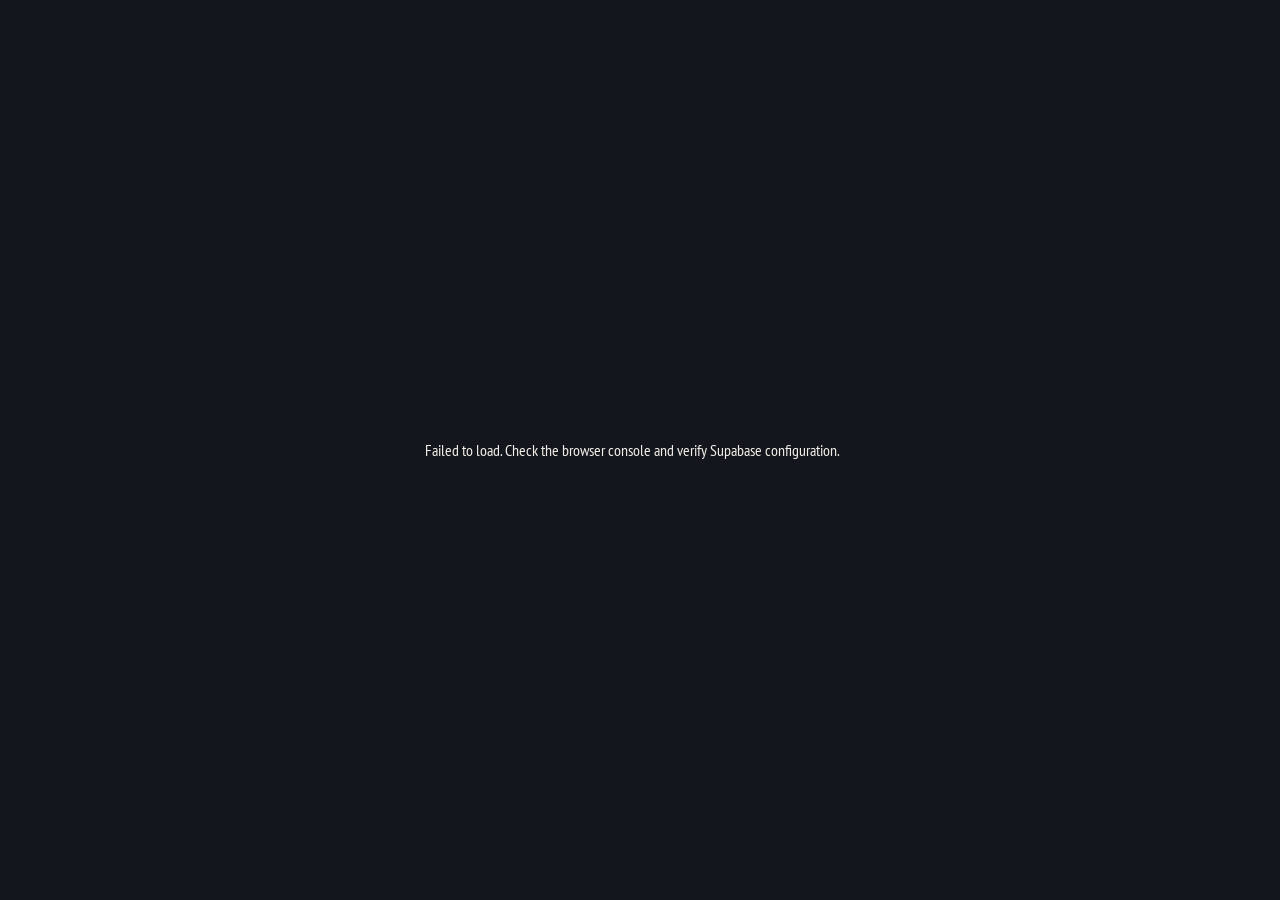
<file: index.html>
<!doctype html>
<html lang="en">
  <head>
    <meta charset="utf-8" />
    <meta name="viewport" content="width=device-width, initial-scale=1" />
    <title>Photostories from Southwest State</title>
    <meta name="description" content="Visual storytelling and project background from Southwest State, Somalia." />
    <link rel="stylesheet" href="assets/base.css?v=20260717-overlay-backdrop-blur" />
    <link rel="stylesheet" href="assets/home.css?v=20260718-tablet-teaser-visible" />
    <link rel="stylesheet" href="assets/about.css?v=20260603-shared-flaps" />
    <link rel="stylesheet" href="assets/about-v2.css?v=20260719-process-final-no-crop" />
    <link rel="stylesheet" href="assets/home-about.css?v=20260720-two-bottom-nav-layouts" />
    <link rel="stylesheet" href="assets/review-auth.css?v=20260715-review-auth" />
  </head>
  <body class="home-about-page">
    <div id="app"></div>
    <div id="background-root" aria-live="polite"></div>
    <script type="module" src="assets/home-about-page.js?v=20260720-project-gallery-path"></script>
  </body>
</html>
</file>
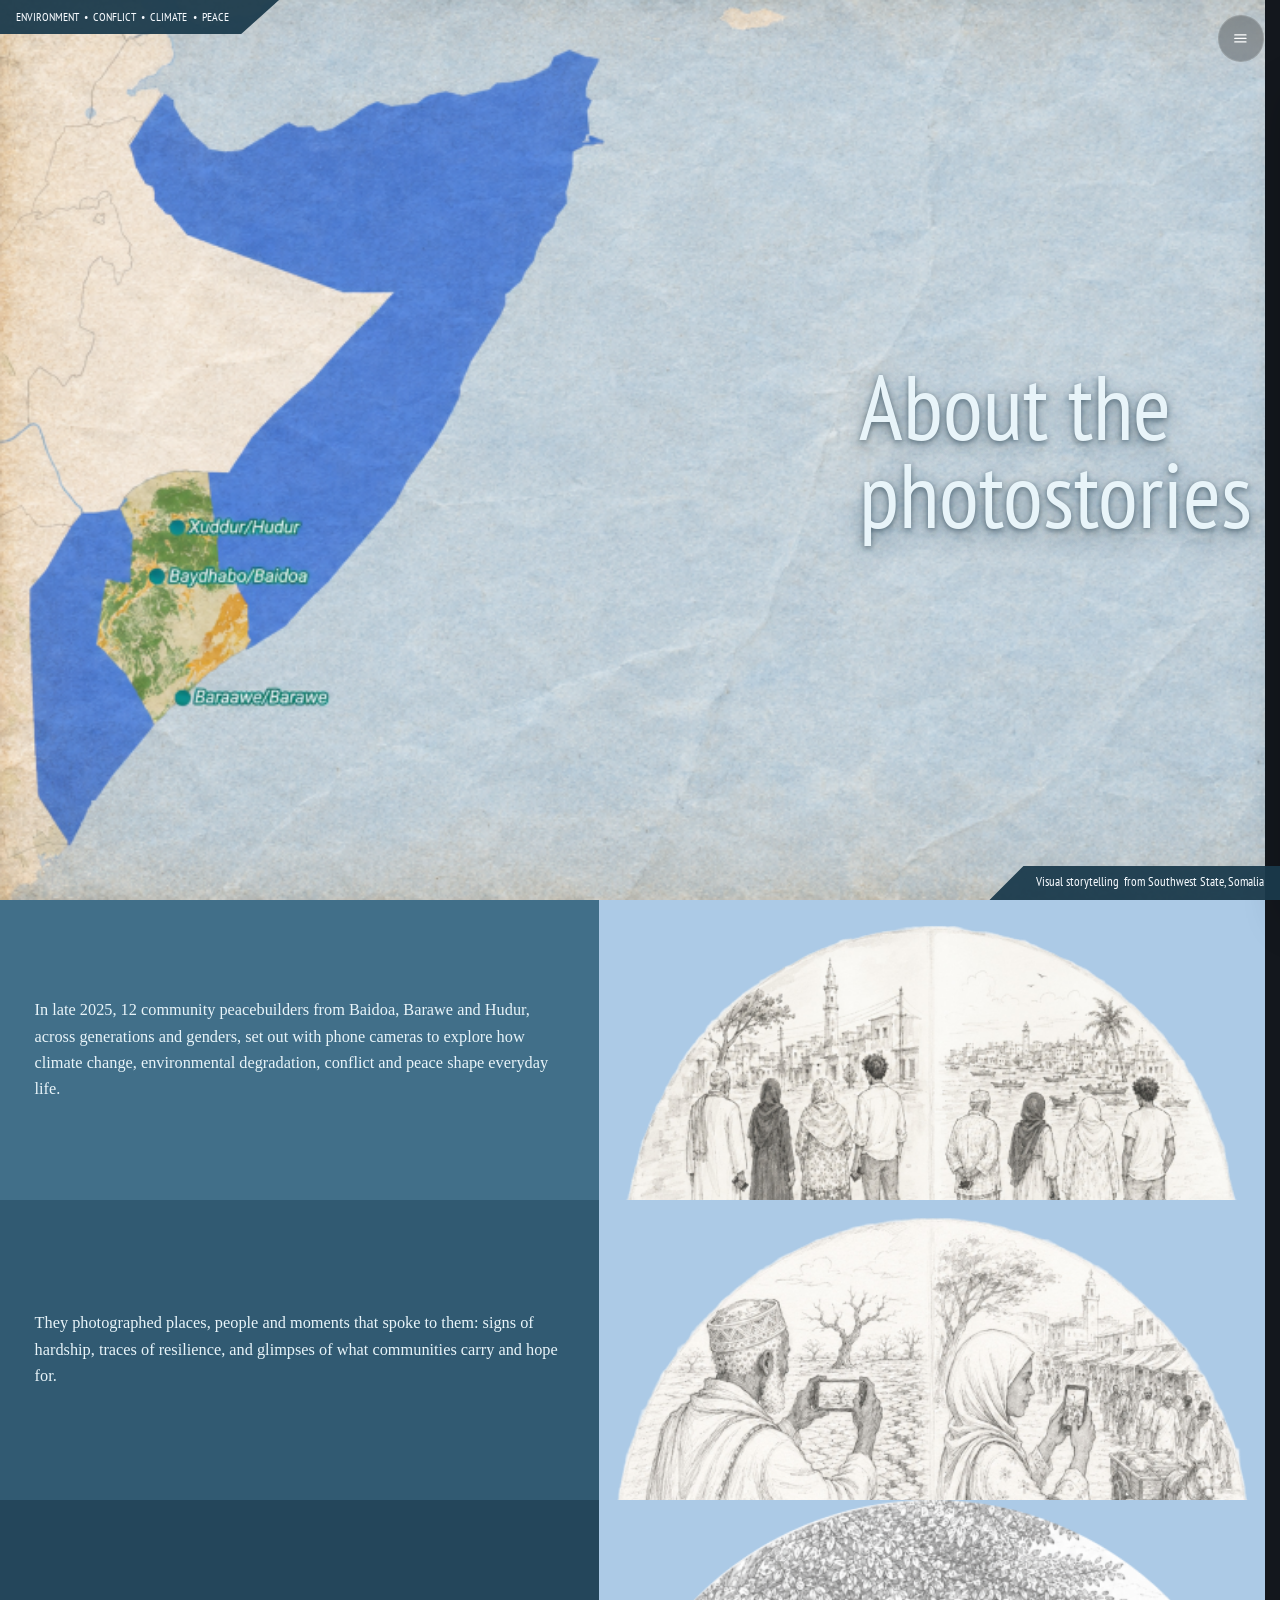
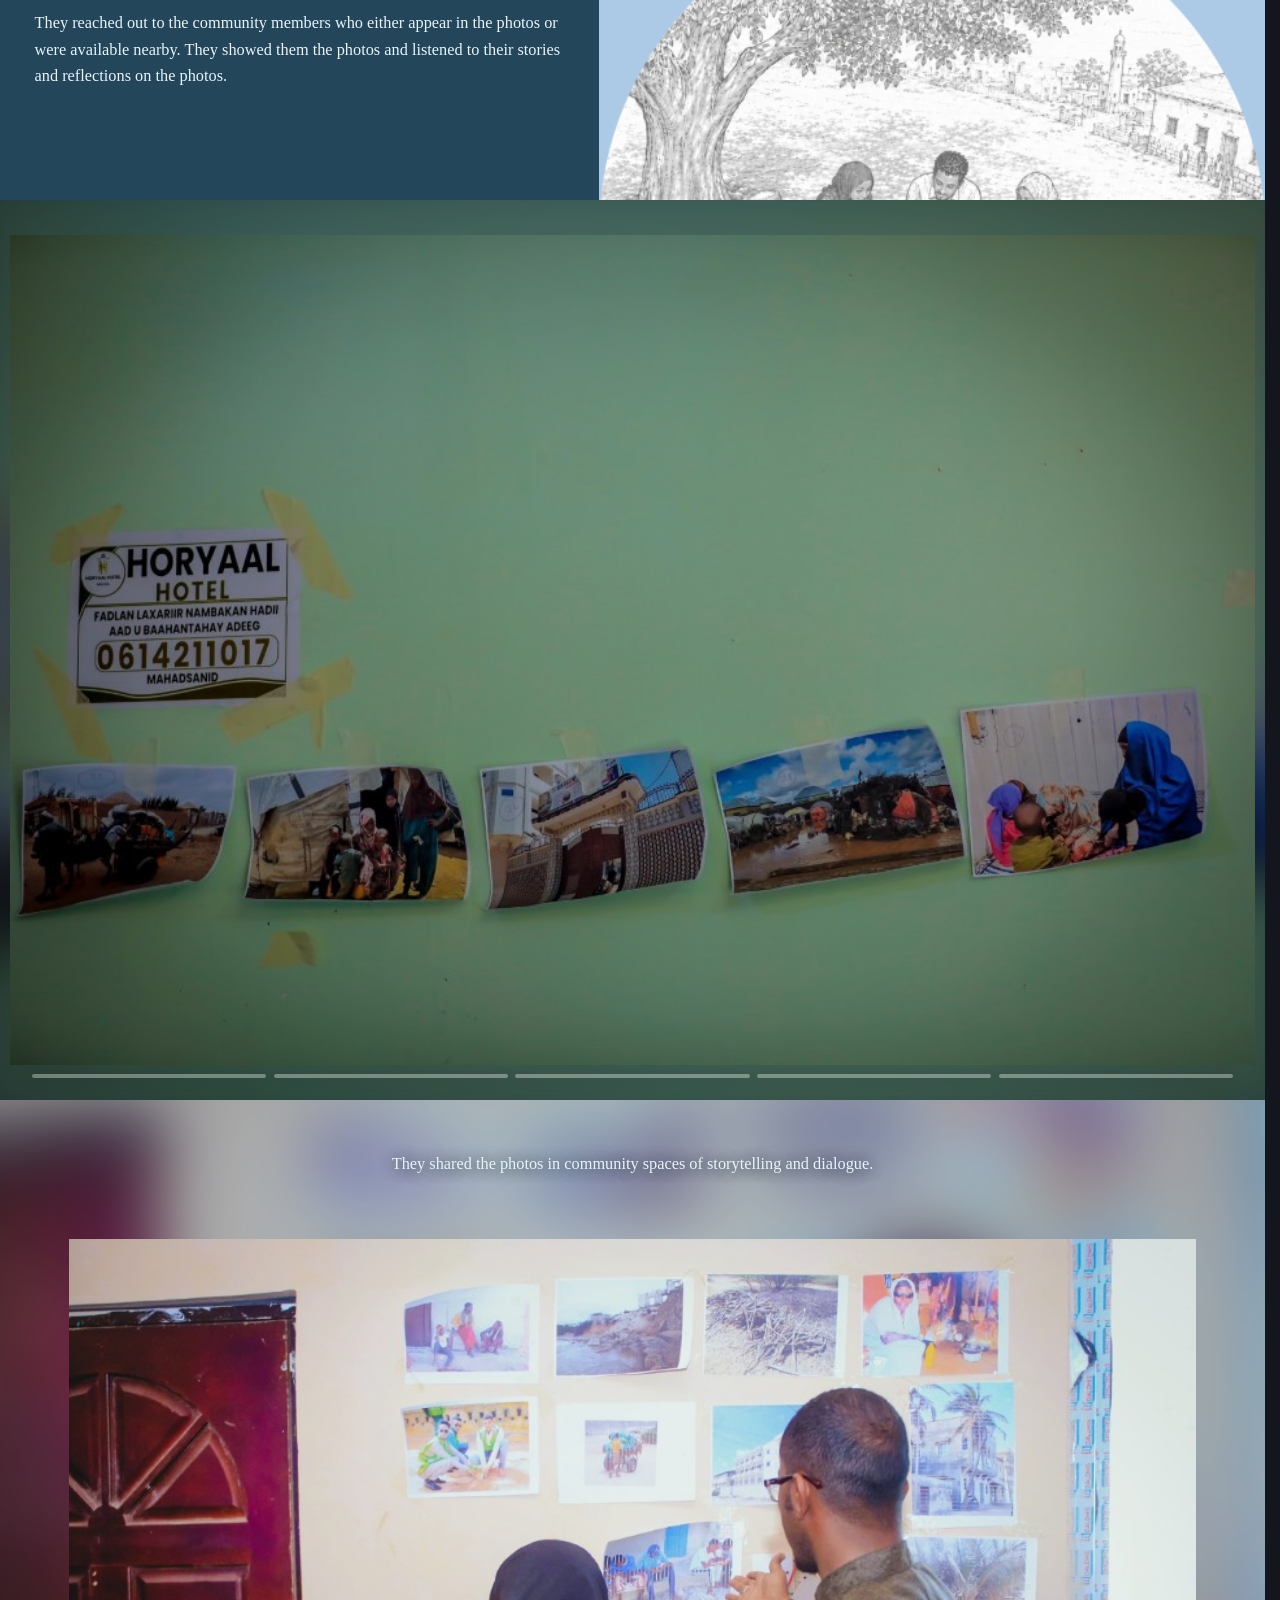
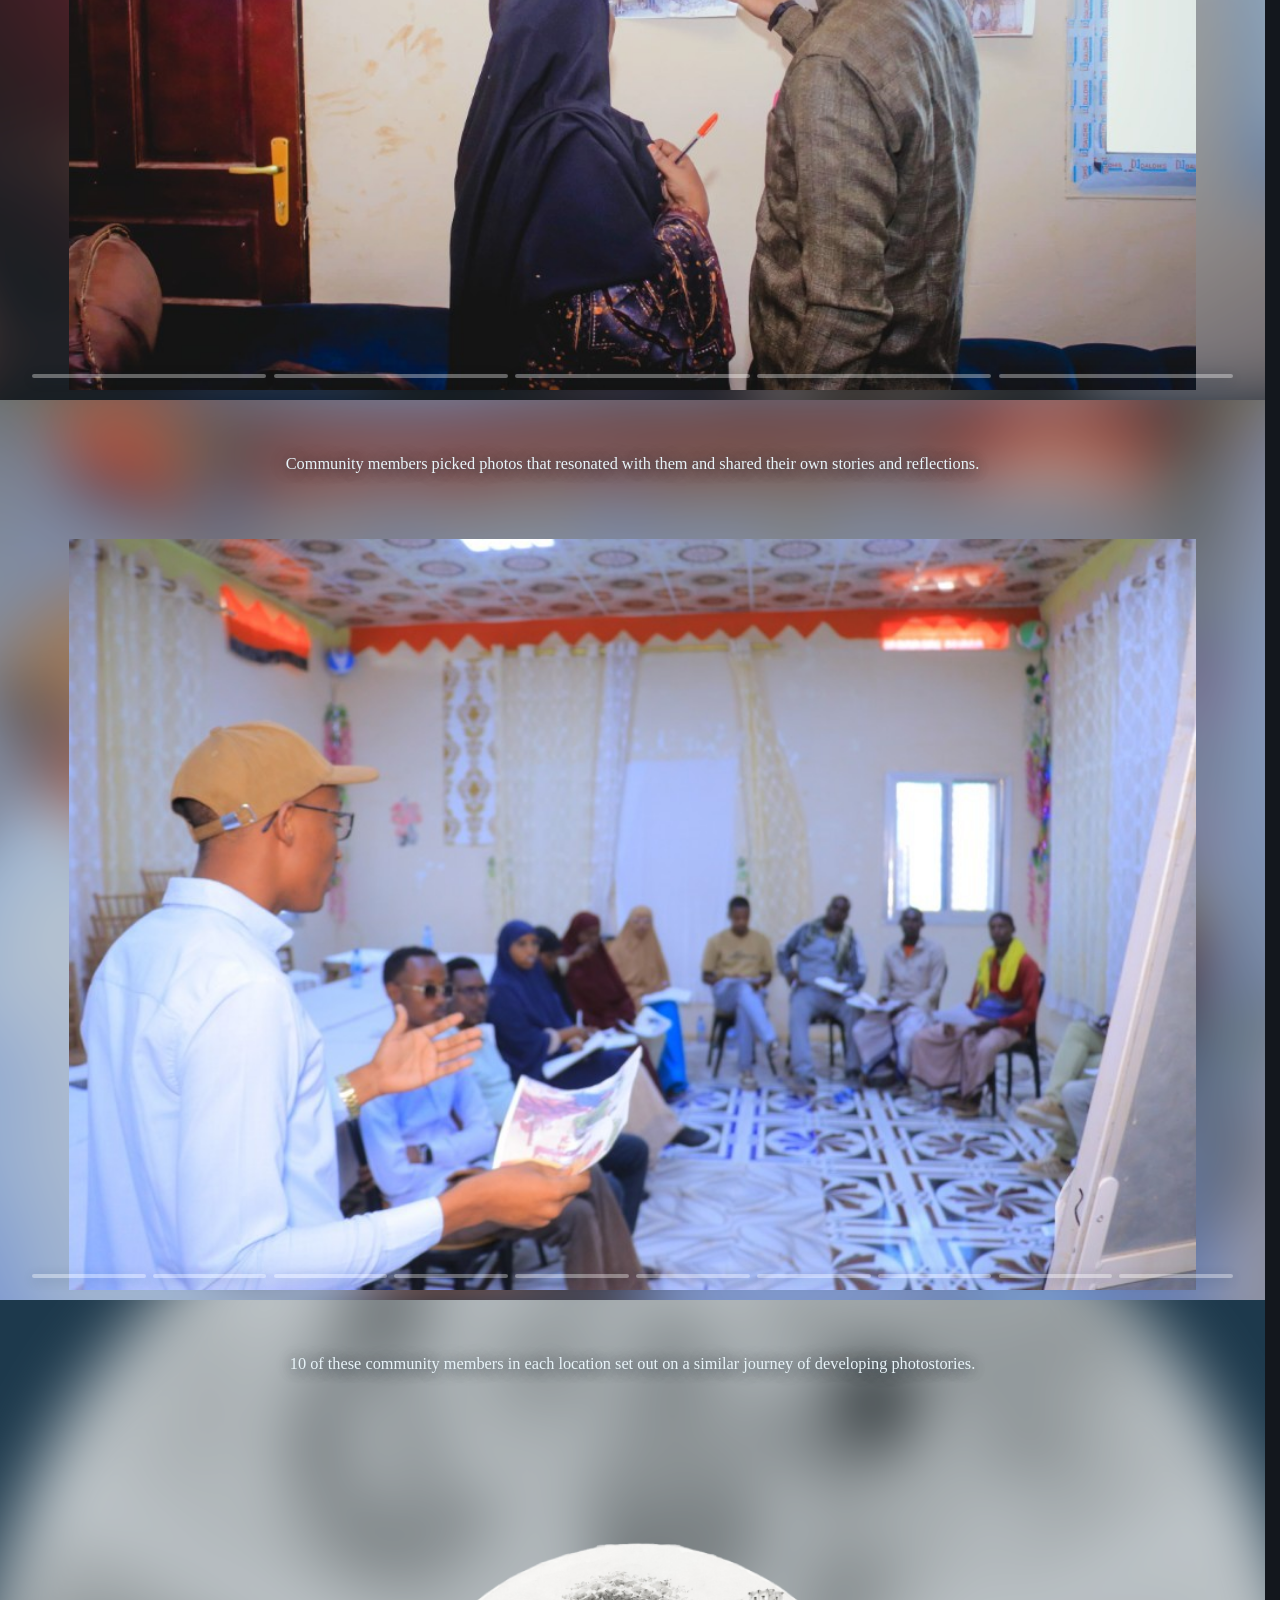
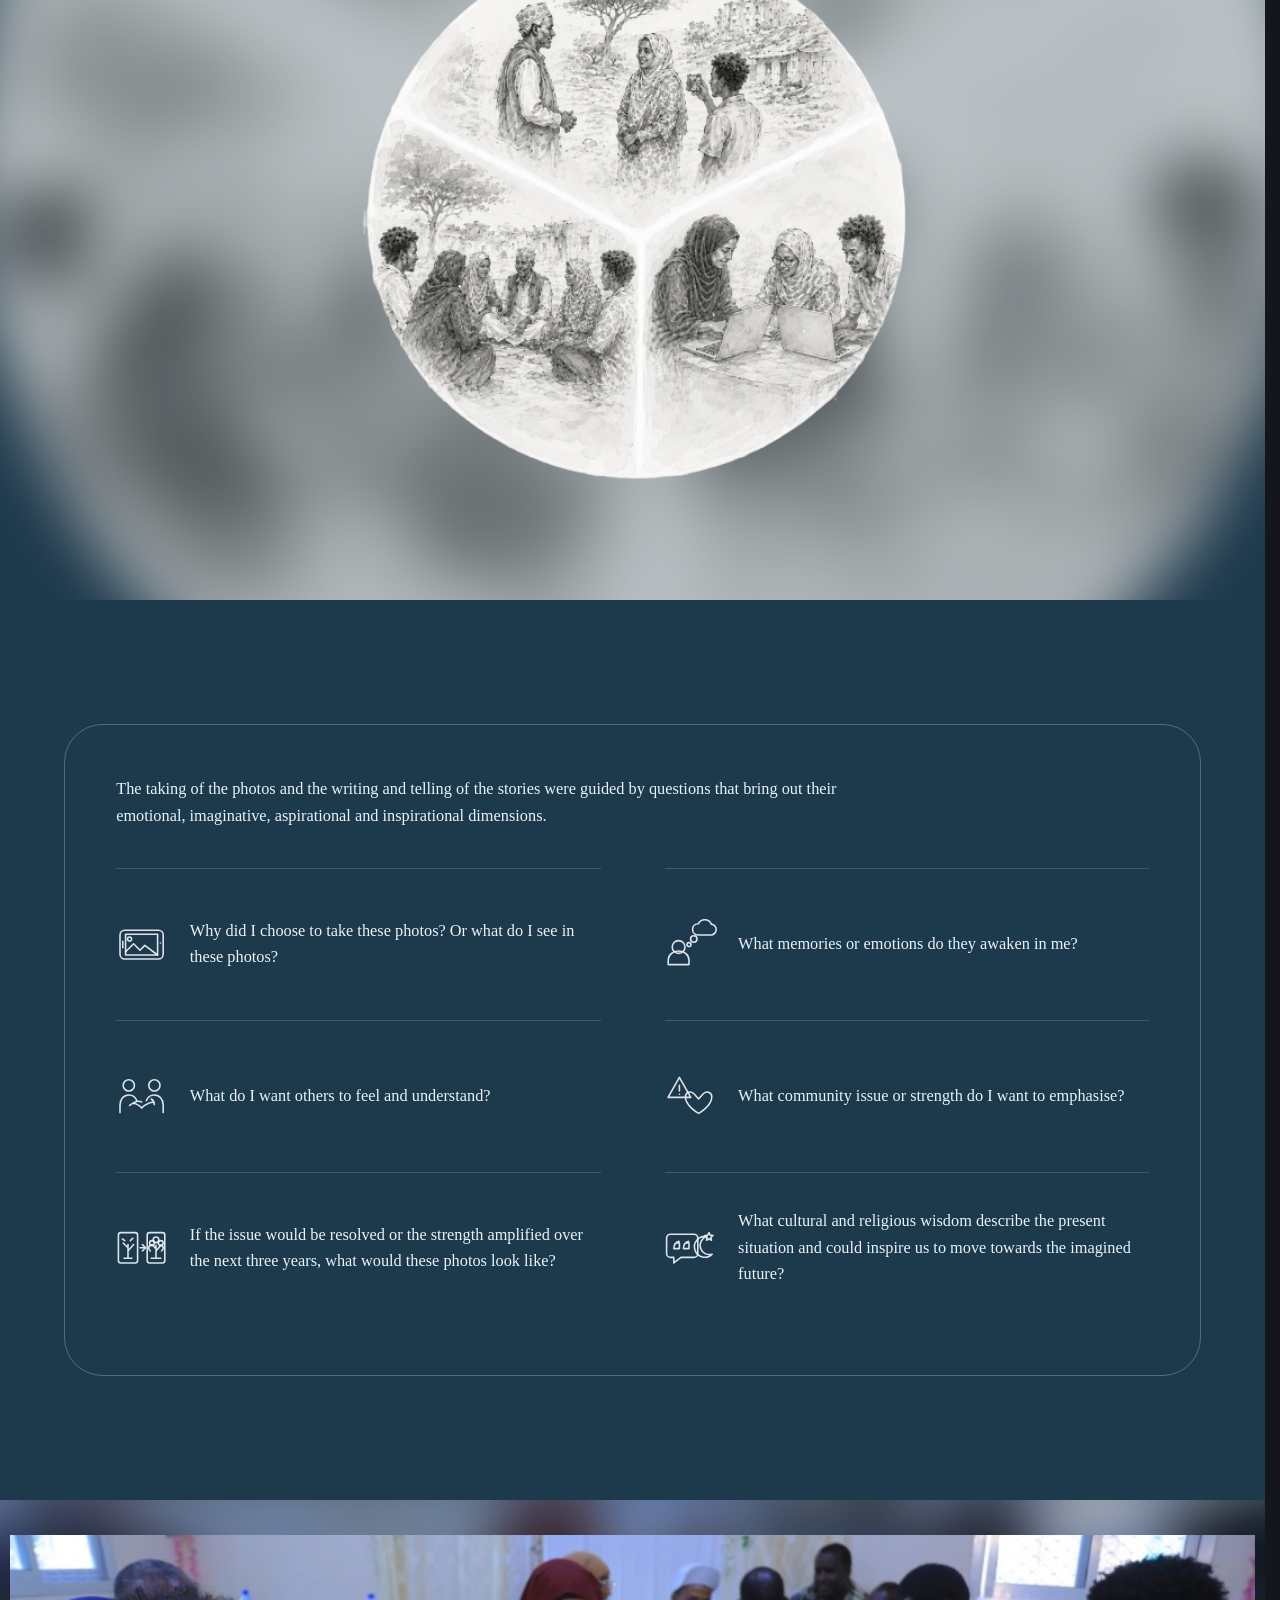
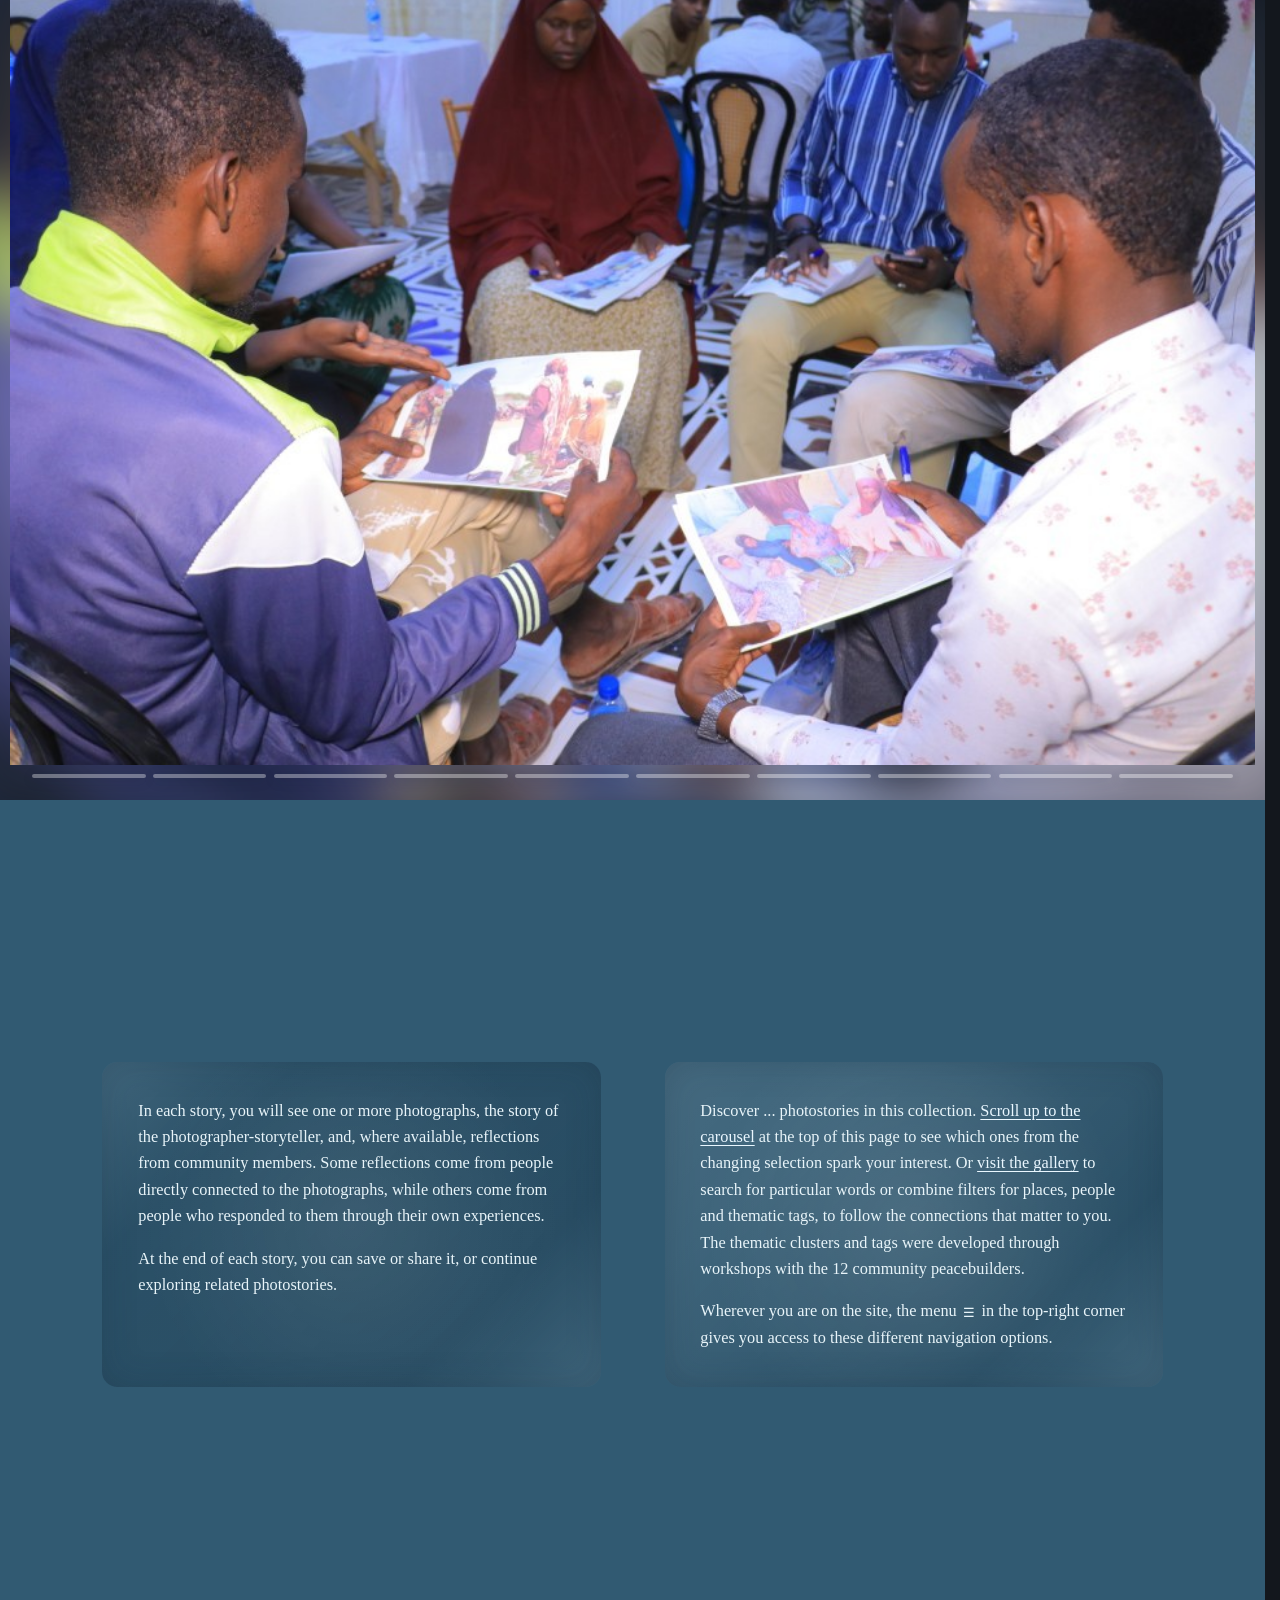
<file: _about-source/index.html>
<!doctype html>
<html lang="en">
  <head>
    <meta charset="utf-8" />
    <meta name="viewport" content="width=device-width, initial-scale=1" />
    <meta name="robots" content="noindex,nofollow" />
    <title>About — Photostories from Southwest State</title>
    <meta name="description" content="About the Southwest State photostory archive." />
    <link rel="preload" as="image" href="images/map.png" fetchpriority="high" />
    <link rel="stylesheet" href="../assets/base.css?v=20260717-overlay-backdrop-blur" />
    <link rel="stylesheet" href="../assets/about.css?v=20260603-shared-flaps" />
    <link rel="stylesheet" href="../assets/about-v2.css?v=20260719-process-final-no-crop" />
  </head>
  <body>
    <div id="app"></div>
    <script type="module" src="../assets/about-v2.js?v=20260720-guide-gallery-path"></script>
  </body>
</html>
</file>
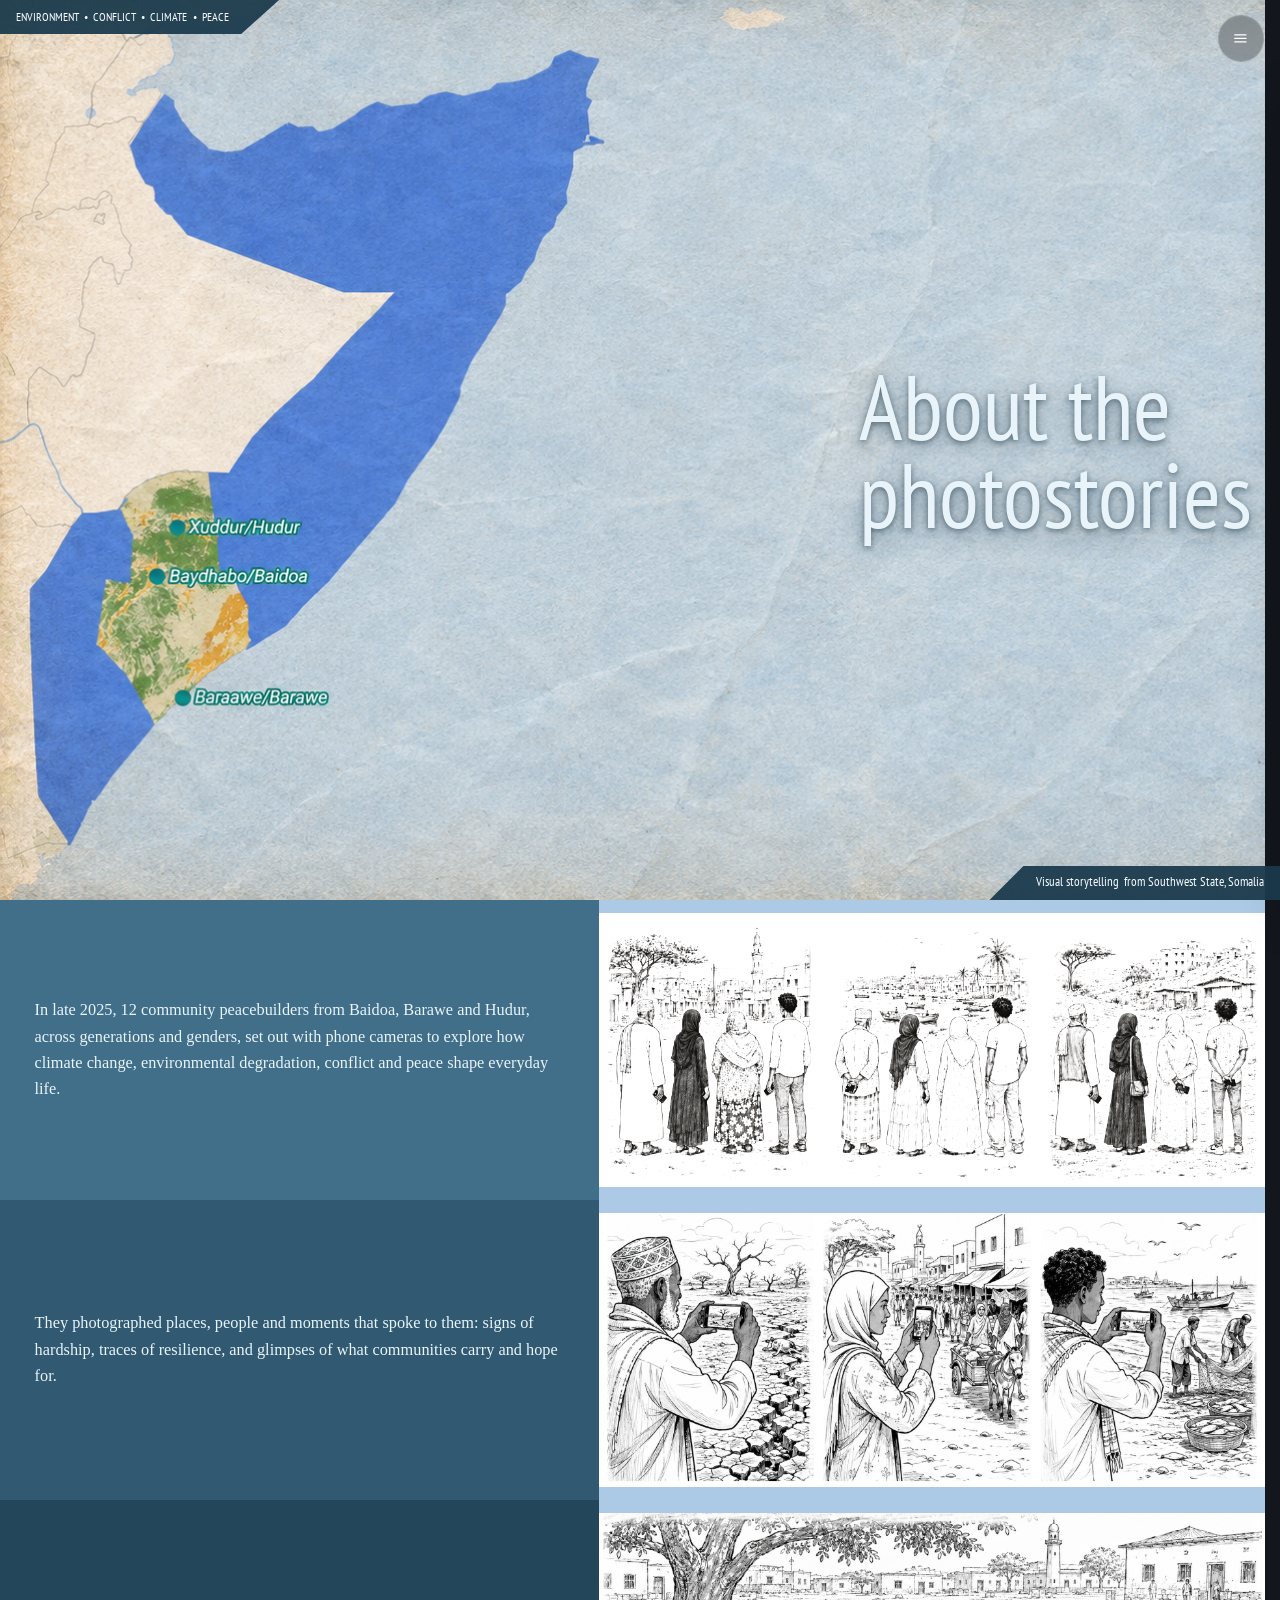
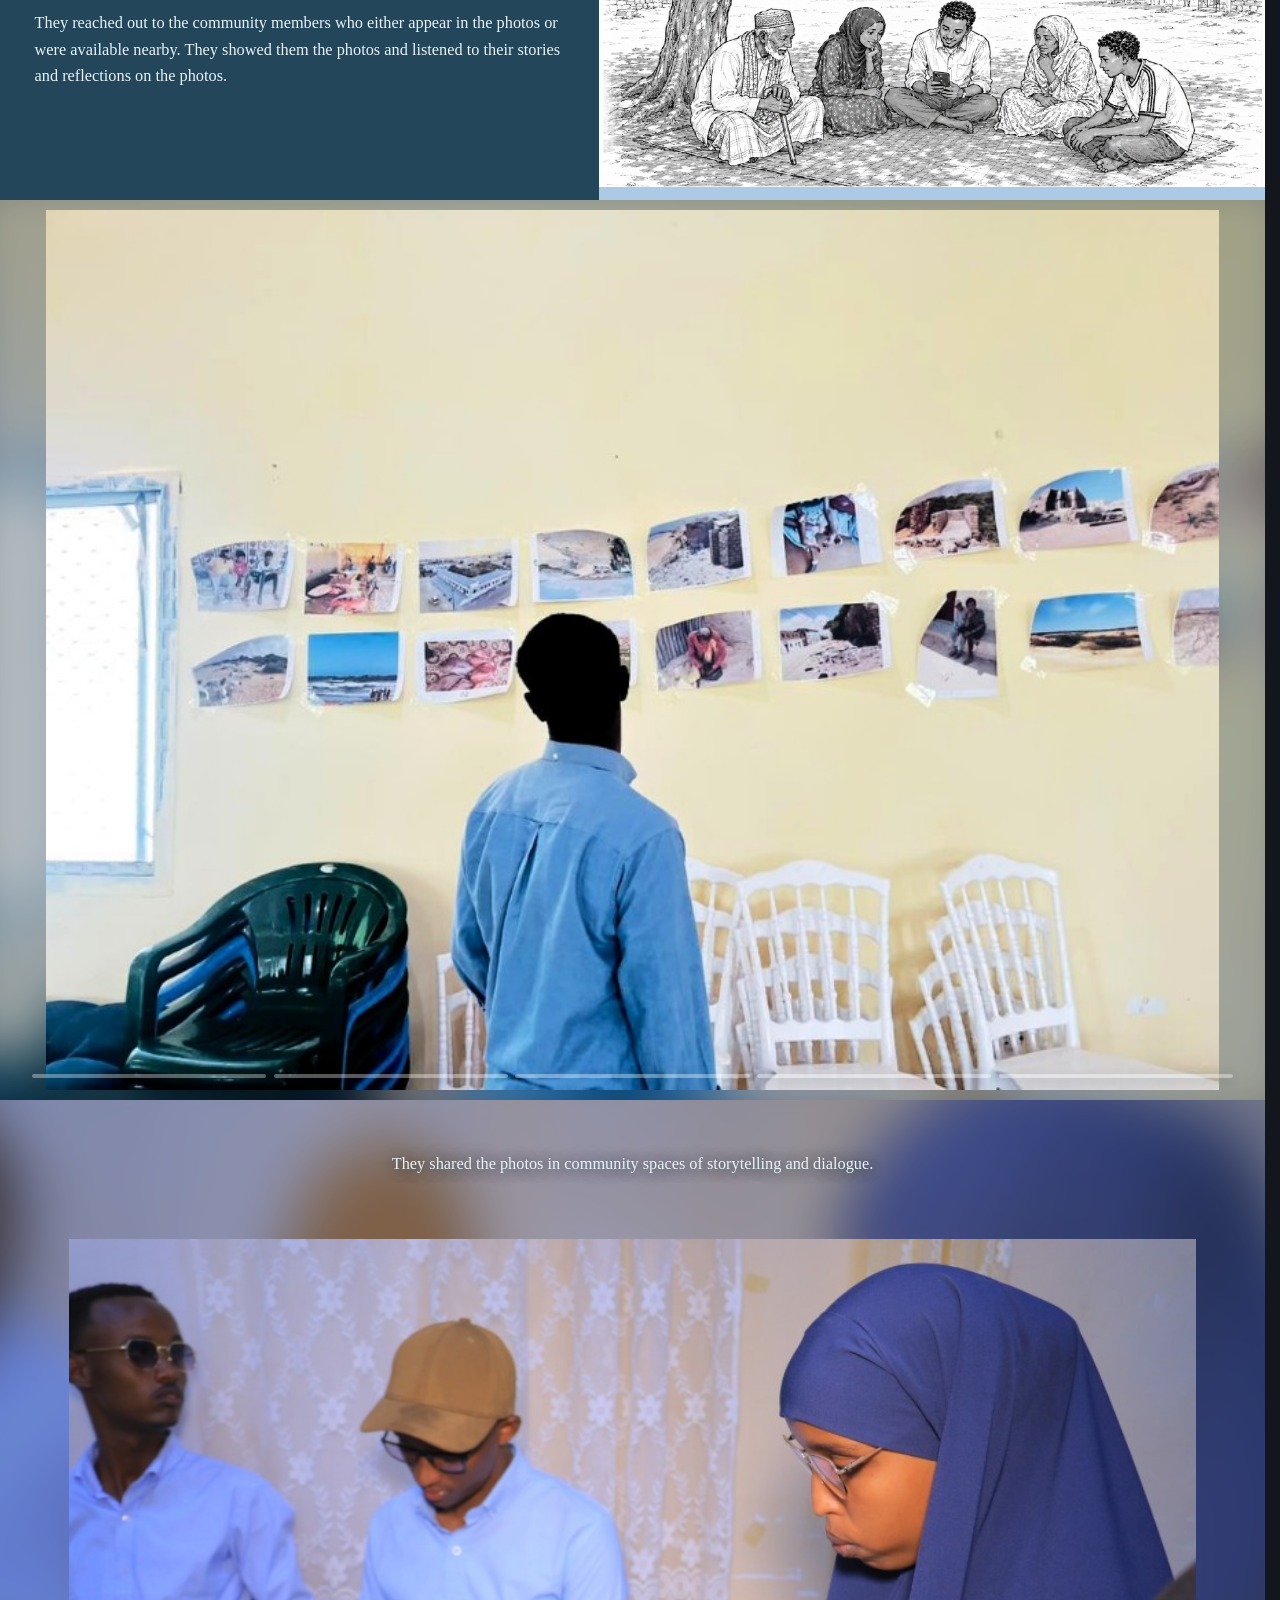
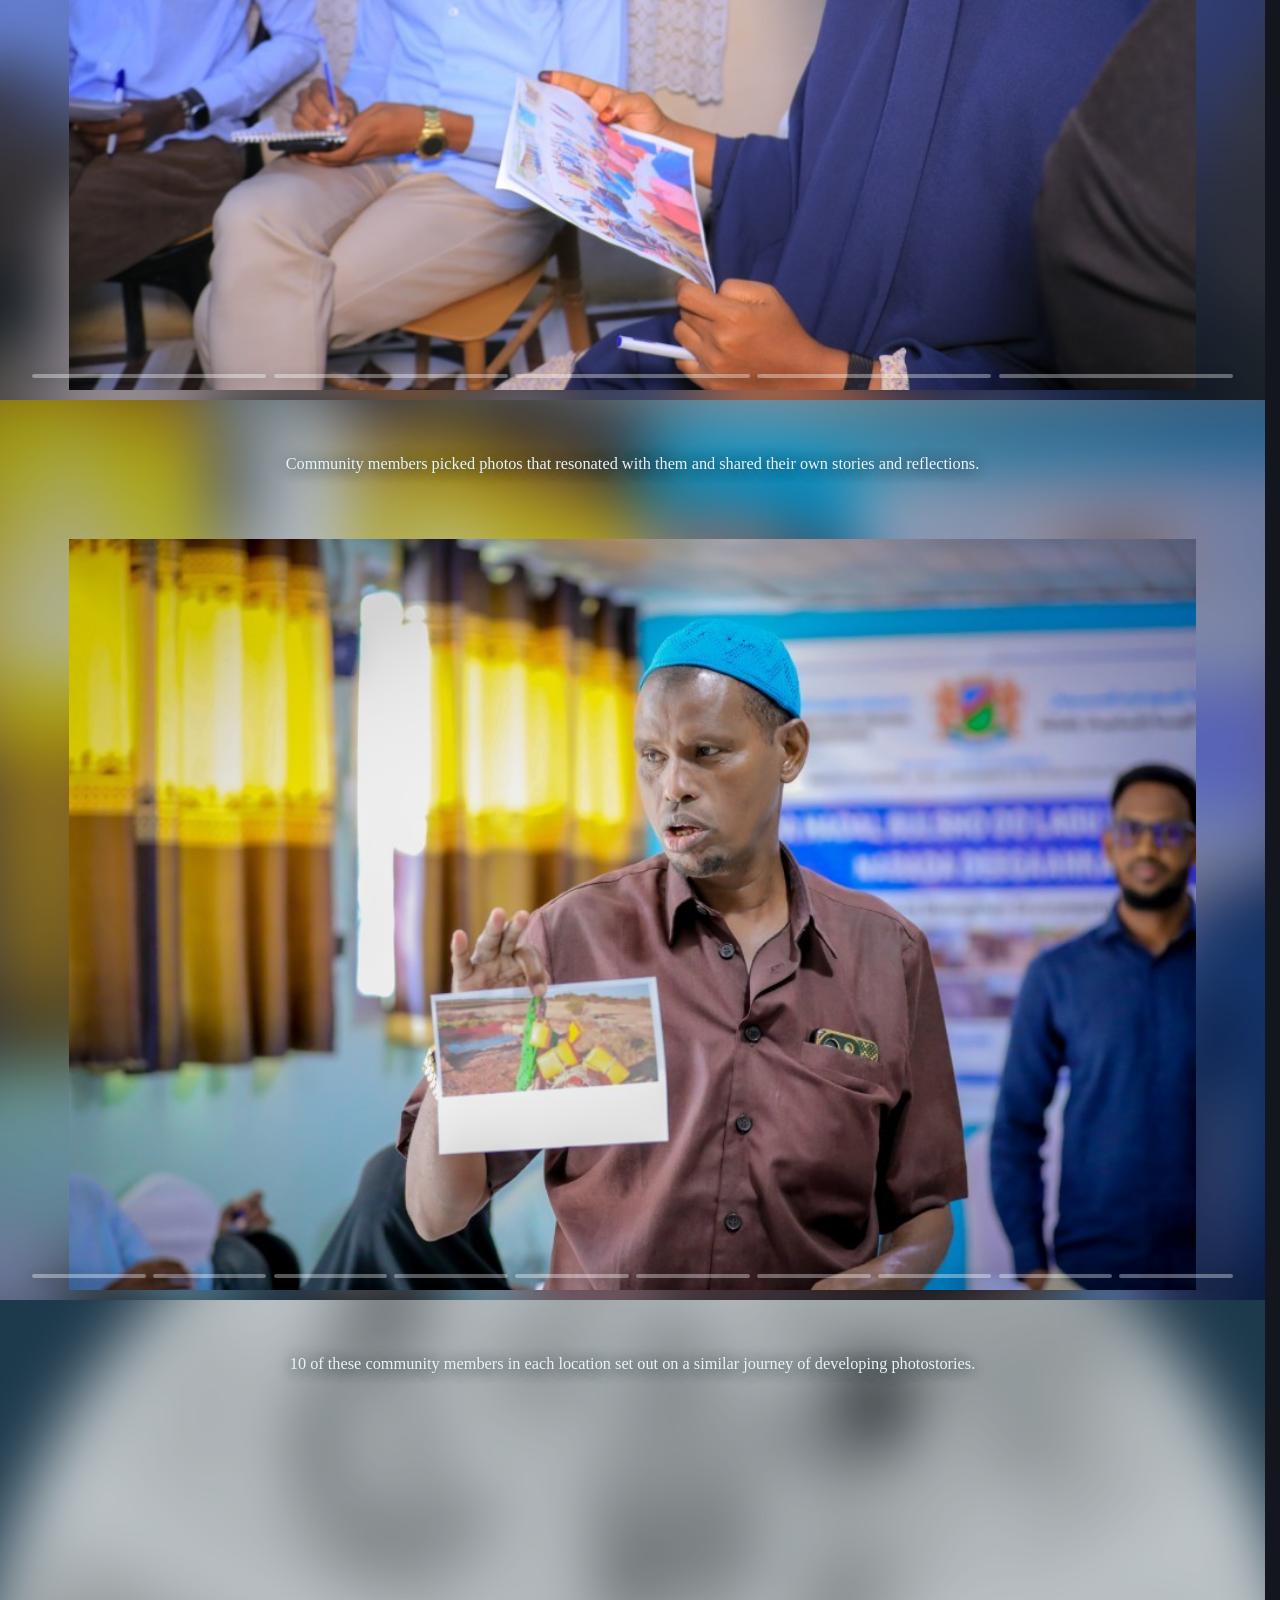
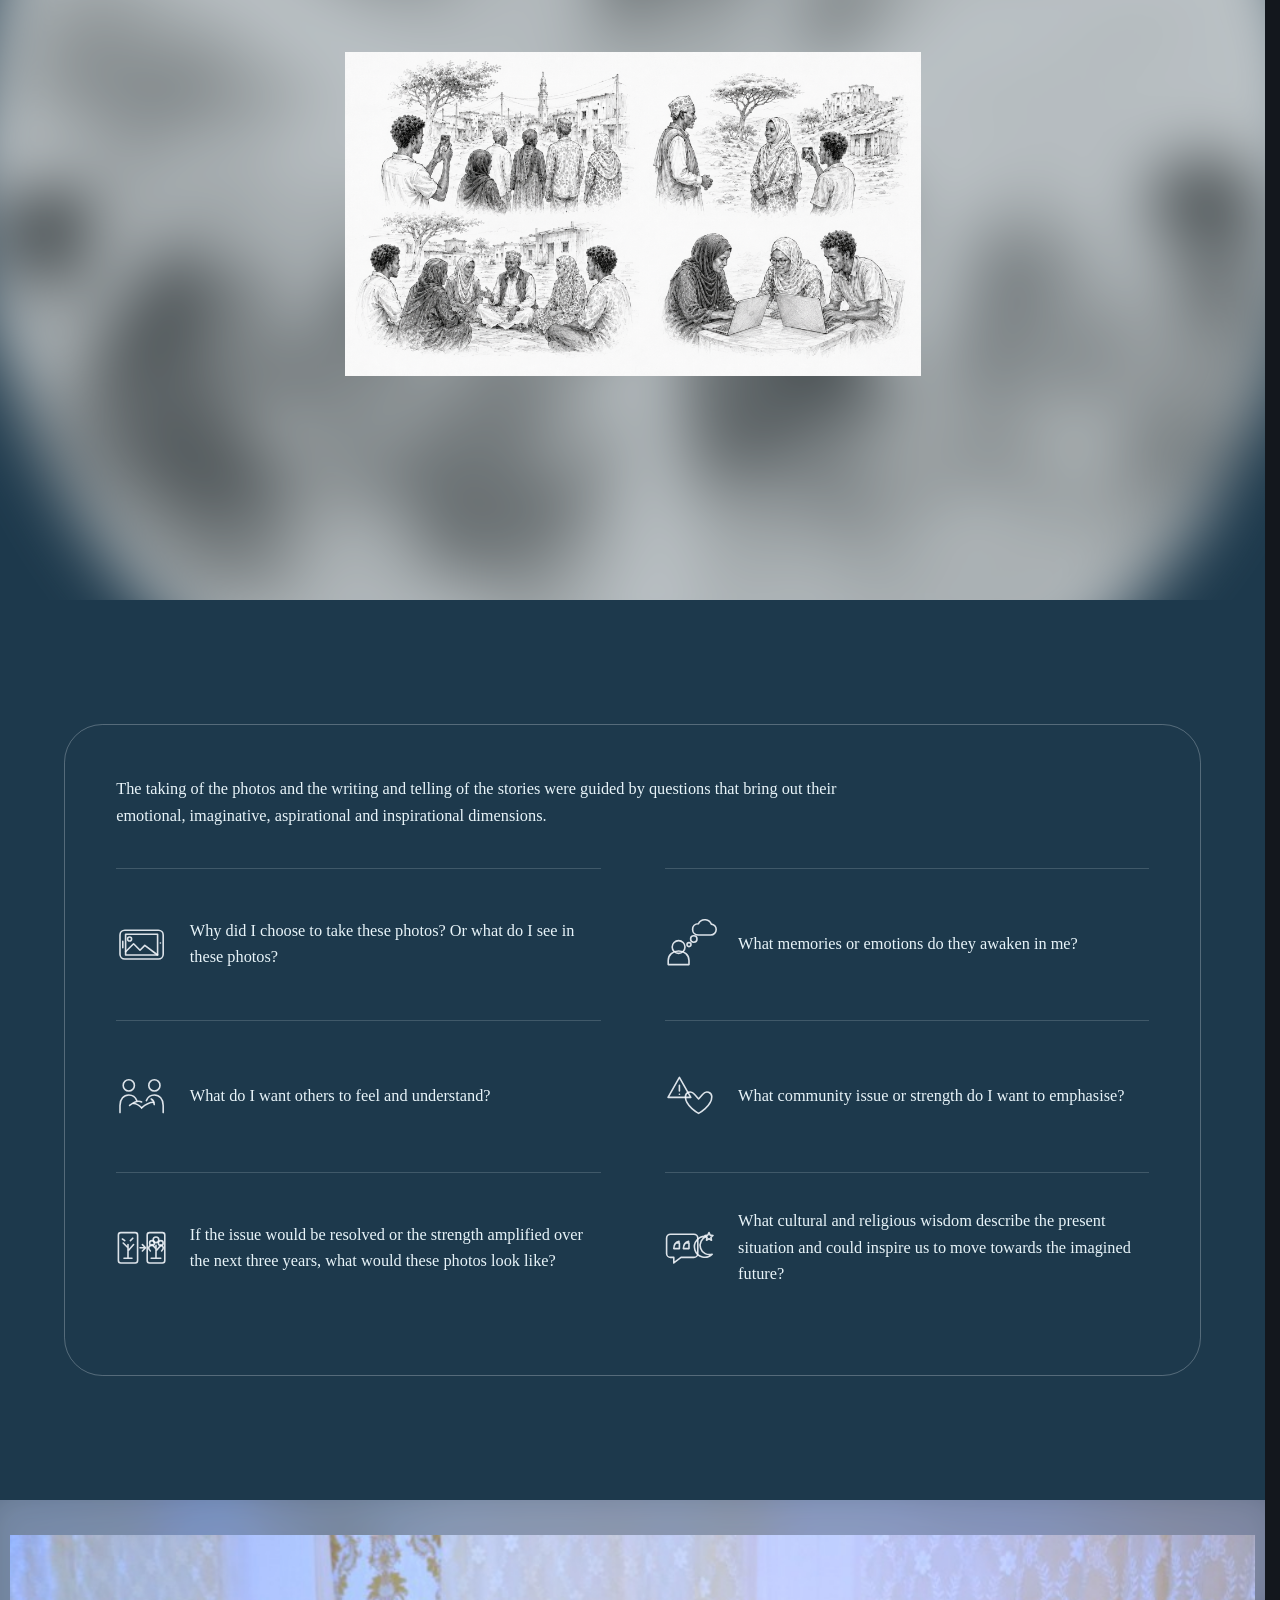
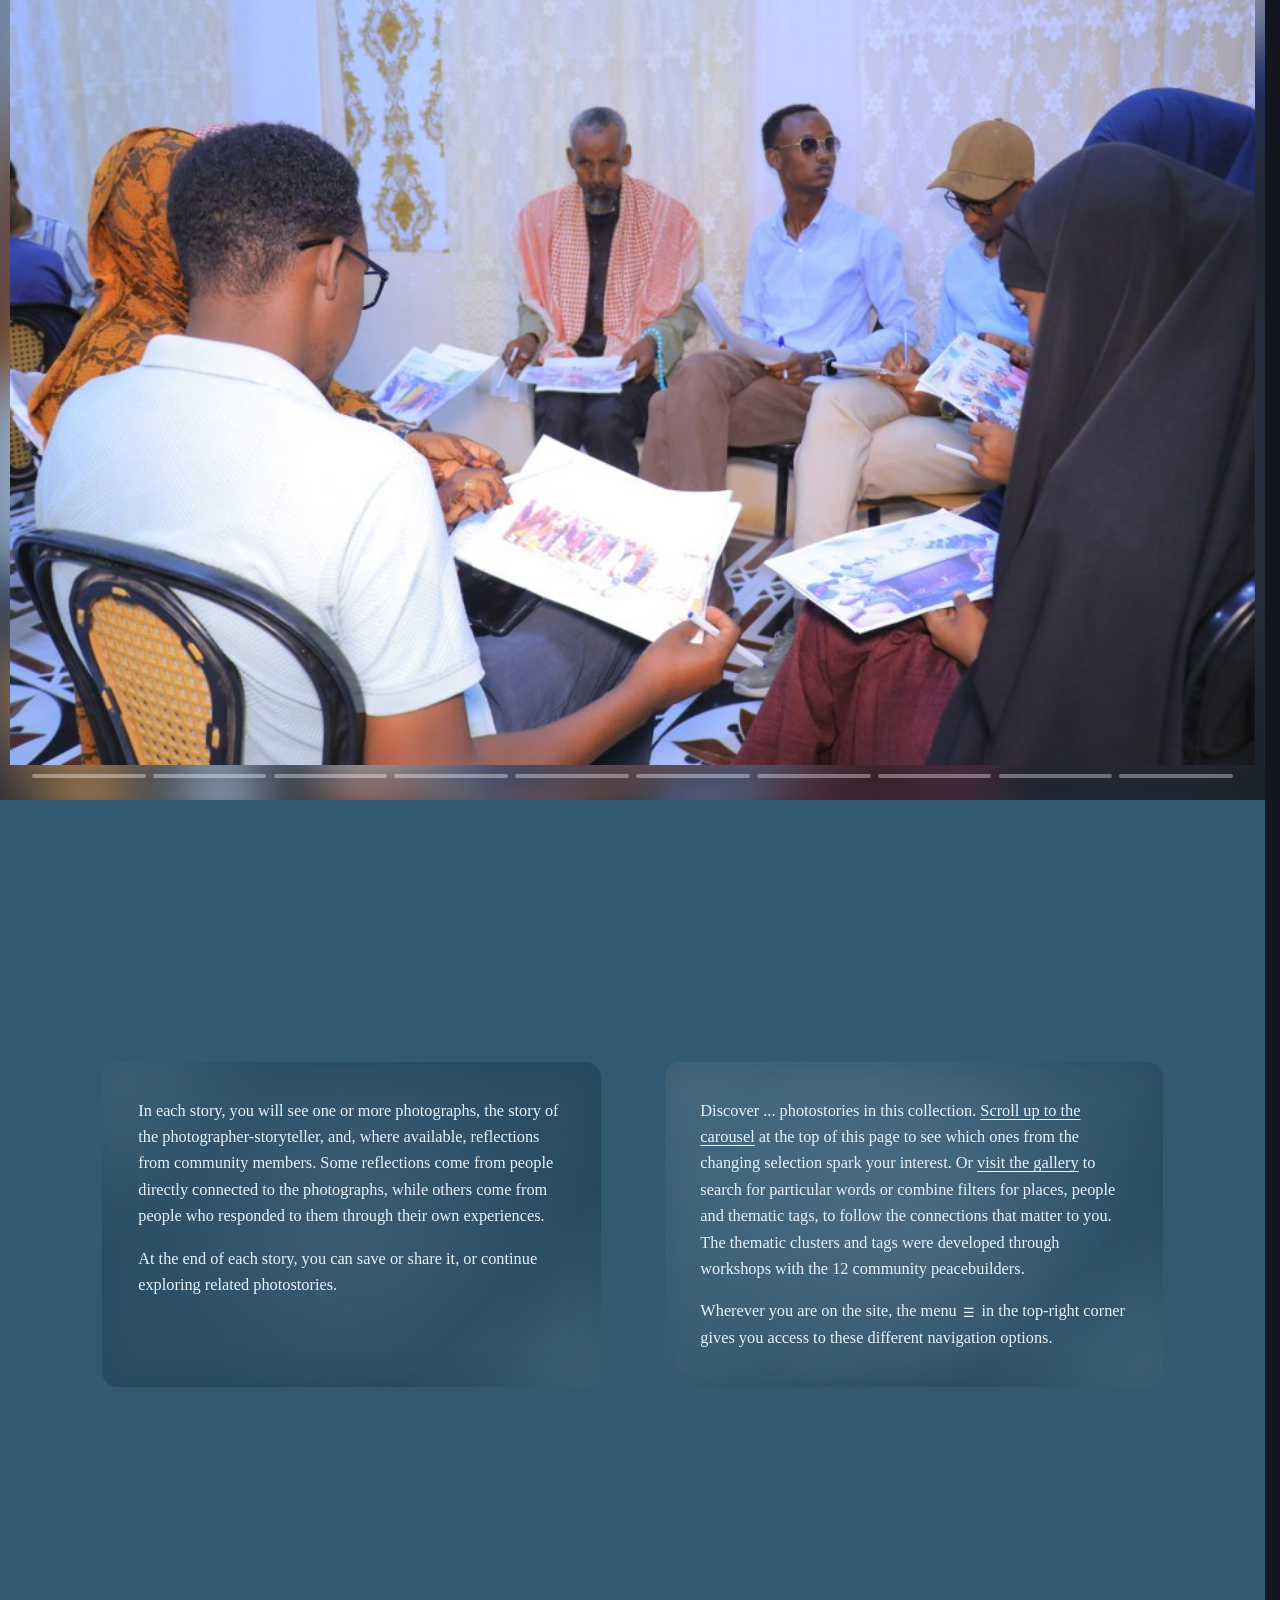
<file: about/index.html>
<!doctype html>
<html lang="en">
  <head>
    <meta charset="utf-8" />
    <meta name="viewport" content="width=device-width, initial-scale=1" />
    <title>About — Photostories from Southwest State</title>
    <meta name="description" content="About the Southwest State photostory archive." />
    <link rel="preload" as="image" href="images/map.png" fetchpriority="high" />
    <link rel="stylesheet" href="../assets/base.css?v=20260603-shared-flaps2" />
    <link rel="stylesheet" href="../assets/about.css?v=20260603-shared-flaps" />
    <link rel="stylesheet" href="../assets/about-v2.css?v=20260715-map-hero-taller-mobile" />
  </head>
  <body>
    <div id="app"></div>
    <script type="module" src="../assets/about-v2.js?v=20260715-question-quote-icon"></script>
  </body>
</html>
</file>
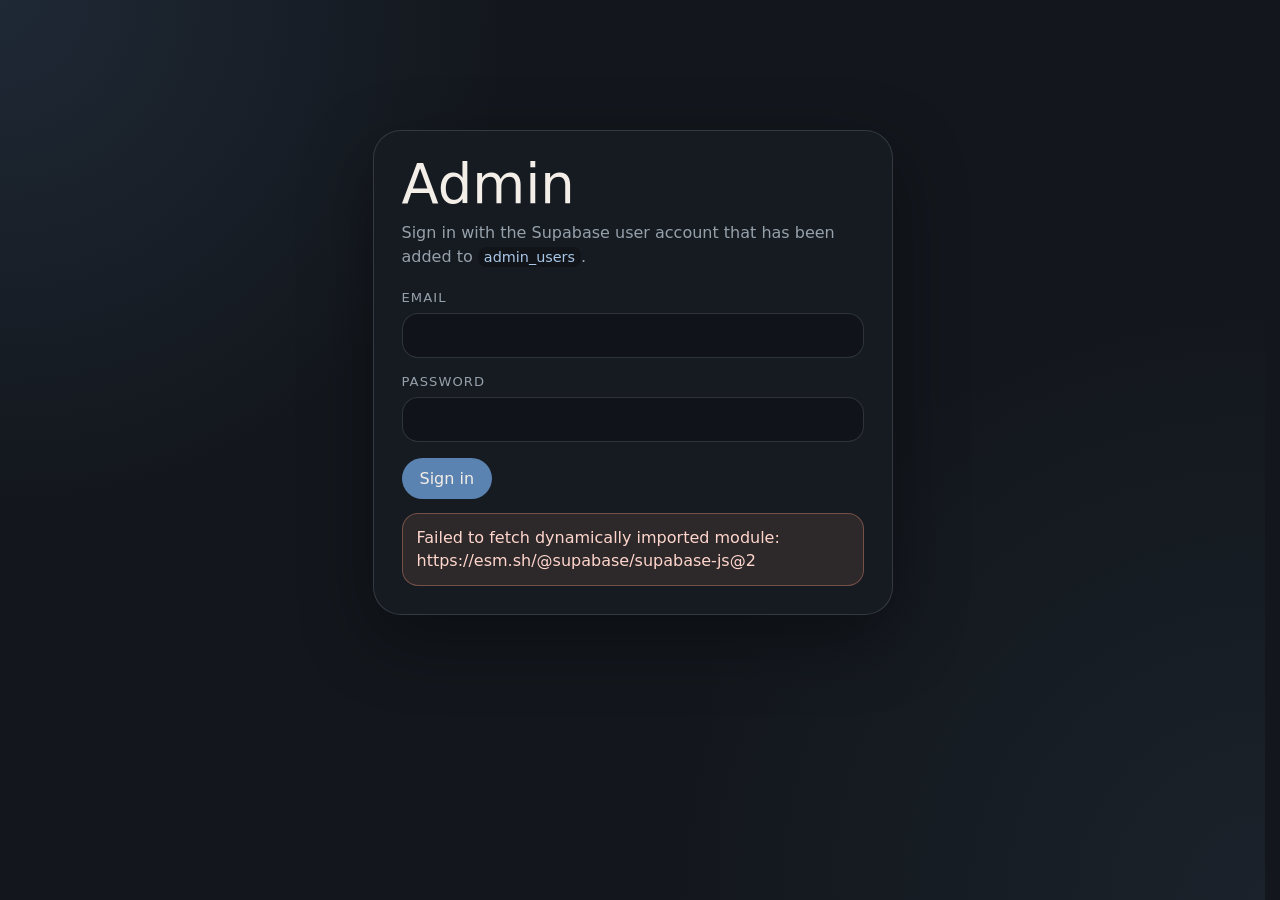
<file: admin/index.html>
<!doctype html>
<html lang="en">
  <head>
    <meta charset="utf-8" />
    <meta name="viewport" content="width=device-width, initial-scale=1" />
    <meta name="robots" content="noindex,nofollow" />
    <title>SWS Photostories Admin</title>
    <link rel="stylesheet" href="../assets/base.css?v=20260717-overlay-backdrop-blur" />
    <link rel="stylesheet" href="../assets/admin.css?v=20260612-admin-tabs-layout" />
  </head>
  <body>
    <main id="admin-app" class="admin-shell">
      <section class="admin-loading-card">
        <p>Loading admin interface…</p>
      </section>
    </main>
    <script type="module" src="../assets/admin.js?v=20260612-admin-tabs-layout"></script>
  </body>
</html>
</file>
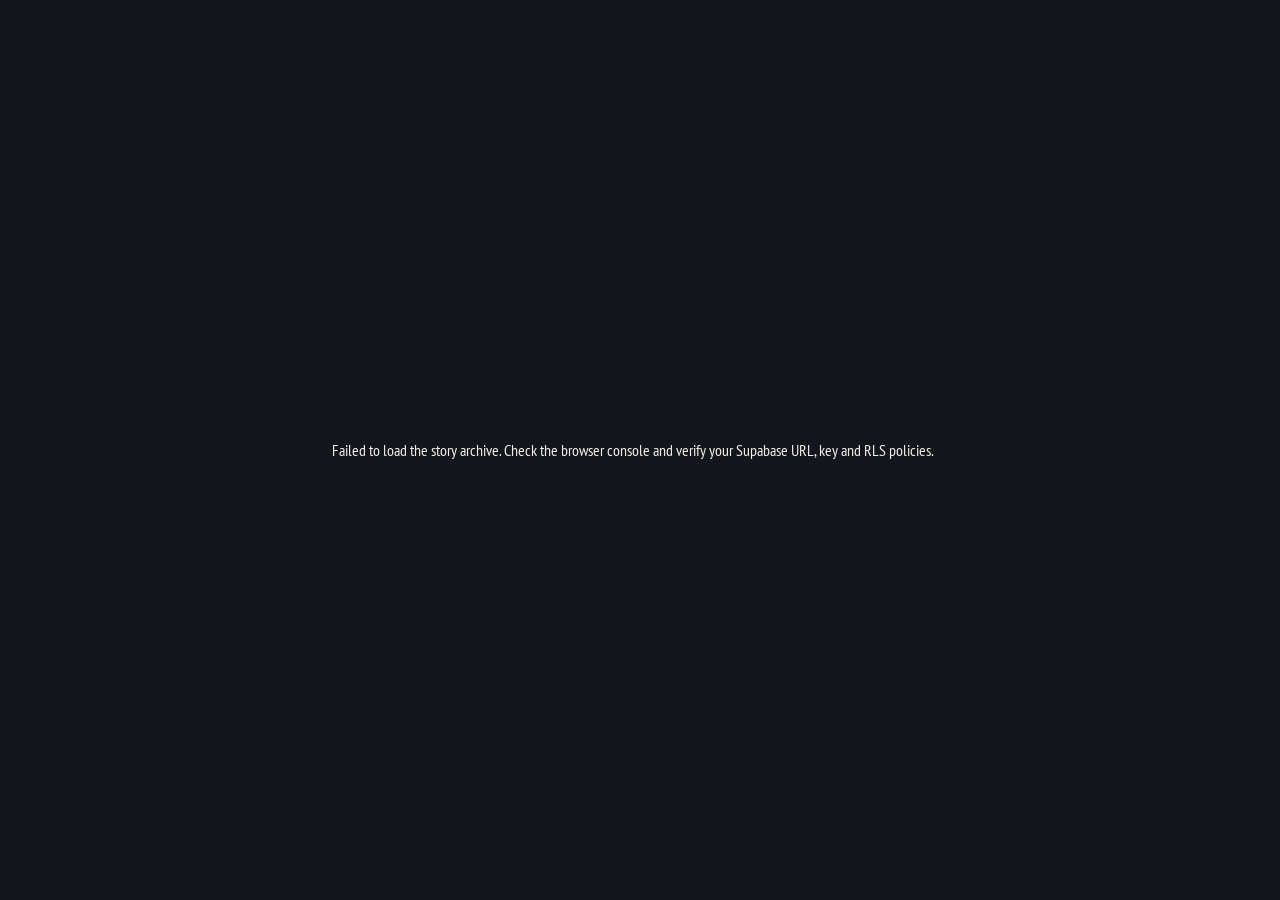
<file: stories/index.html>
<!doctype html>
<html lang="en">
  <head>
    <meta charset="utf-8" />
    <meta name="viewport" content="width=device-width, initial-scale=1" />
    <title>Photostories from Southwest State</title>
    <meta
      name="description"
      content="Browse, read, save and share photostories from Southwest State."
    />
    <link rel="stylesheet" href="../assets/base.css?v=20260717-overlay-backdrop-blur" />
    <link rel="stylesheet" href="../assets/stories.css?v=20260811-gallery-preserve-columns" />
    <link rel="stylesheet" href="../assets/review-auth.css?v=20260715-review-auth" />
  </head>
  <body>
    <div id="app"></div>
    <script type="module" src="../assets/app.js?v=20260721-related-controls"></script>
  </body>
</html>
</file>
<file: assets/base.css>
/* ── Fonts ───────────────────────────────────────────────────── */
@import url("https://fonts.googleapis.com/css2?family=PT+Sans+Narrow:wght@400;700&display=swap");

/* ── Design tokens ───────────────────────────────────────────── */
:root {
  --bg: #13171d;
  --stage: #171c22;
  --story: #1c2430;
  --reflection: #24303c;
  --actions: #1a1f26;
  --gallery: #151a20;
  --panel: rgba(255, 255, 255, 0.04);
  --paper: #efe4cc;
  --paper-text: #2b2115;
  --border: rgba(255, 255, 255, 0.1);
  --text: #f3eee7;
  --muted: #c8cdd2;
  --accent: #b85c38;
  --accent-soft: #f1d8cc;
  --warm: #dab39e;
  --cool: #c7d4e0;
  --shadow-soft: 0 18px 44px rgba(0, 0, 0, 0.28);
  --shadow-glow:
    0 0 0 1px rgba(184, 92, 56, 0.28),
    0 20px 52px rgba(184, 92, 56, 0.14);
}
:root[data-theme="light"] {
  --bg: #f6f1ea;
  --stage: #fbf7f2;
  --story: #efe4d7;
  --reflection: #e3d5c6;
  --actions: #f4efe8;
  --gallery: #f7f2eb;
  --panel: rgba(255, 255, 255, 0.8);
  --paper: #f4ecd9;
  --paper-text: #2a241b;
  --border: rgba(31, 29, 26, 0.1);
  --text: #1f1d1a;
  --muted: #5a6270;
  --accent: #b85c38;
  --accent-soft: #9a4d31;
  --warm: #a9603f;
  --cool: #4a5c6d;
  --shadow-soft: 0 18px 44px rgba(37, 30, 24, 0.12);
  --shadow-glow:
    0 0 0 1px rgba(184, 92, 56, 0.16),
    0 18px 44px rgba(184, 92, 56, 0.12);
}

/* ── Reset ───────────────────────────────────────────────────── */
* { box-sizing: border-box; }
html { scroll-behavior: smooth; scrollbar-gutter: stable; }
html.is-modal-open,
html.is-modal-open body {
  overflow: hidden;
  overscroll-behavior: none;
}
body {
  margin: 0;
  min-height: 100vh;
  background: var(--bg);
  color: var(--text);
  font-family:
    "PT Sans Narrow", "Arial Narrow", Inter, system-ui,
    -apple-system, BlinkMacSystemFont, "Segoe UI", sans-serif;
  transition: background 180ms ease, color 180ms ease;
}
button, input, textarea, select { font: inherit; }
button { color: inherit; background: none; border: 0; padding: 0; cursor: pointer; }
img { display: block; max-width: 100%; }
a { color: inherit; }
svg {
  width: 1.05rem;
  height: 1.05rem;
  stroke: currentColor;
  stroke-width: 1.8;
  fill: none;
  stroke-linecap: round;
  stroke-linejoin: round;
}

.image-loading-panel {
  position: absolute;
  inset: 0;
  z-index: 2;
  display: grid;
  place-items: center;
  padding: 1rem;
  background:
    radial-gradient(circle at 50% 40%, rgba(91, 131, 178, 0.18), transparent 48%),
    linear-gradient(135deg, #0d1116 0%, #161d25 52%, #0f1318 100%);
  color: rgba(243, 238, 231, 0.82);
  text-align: center;
}
.image-loading-panel::before {
  content: "";
  position: absolute;
  inset: 0;
  background: linear-gradient(110deg, transparent 0%, rgba(255,255,255,0.08) 48%, transparent 72%);
  transform: translateX(-100%);
  animation: image-loading-sheen 1.8s ease-in-out infinite;
}
.image-loading-pulse {
  width: 1.1rem;
  height: 1.1rem;
  border-radius: 50%;
  background: rgba(218, 179, 158, 0.9);
  box-shadow: 0 0 0 0 rgba(218, 179, 158, 0.34);
  animation: image-loading-pulse 1.35s ease-out infinite;
}
img[data-image-fade] {
  opacity: 0;
  transform: scale(1);
  transition:
    opacity 560ms ease,
    transform 760ms cubic-bezier(0.22, 1, 0.36, 1);
  will-change: opacity, transform;
}
img[data-image-fade].is-image-loaded {
  opacity: 1;
  transform: none;
}
@keyframes image-loading-sheen {
  0% { transform: translateX(-100%); opacity: 0; }
  28% { opacity: 1; }
  100% { transform: translateX(100%); opacity: 0; }
}
@keyframes image-loading-pulse {
  0% { box-shadow: 0 0 0 0 rgba(218, 179, 158, 0.34); transform: scale(1); }
  70% { box-shadow: 0 0 0 0.7rem rgba(218, 179, 158, 0); transform: scale(1); }
  100% { box-shadow: 0 0 0 0 rgba(218, 179, 158, 0); transform: scale(1); }
}
@media (prefers-reduced-motion: reduce) {
  .image-loading-panel::before,
  .image-loading-pulse {
    animation: none;
  }
  img[data-image-fade] {
    transition: opacity 180ms ease;
    transform: none;
  }
}

/* ── Shared state styles (used on all pages) ─────────────────── */
.error-state {
  display: grid;
  place-items: center;
  min-height: 100vh;
  padding: 2rem;
  text-align: center;
  color: var(--text);
}

.loading-state {
  display: grid;
  place-items: center;
  min-height: 60vh;
  color: var(--muted);
  font-size: 1rem;
  letter-spacing: 0.04em;
  opacity: 0.7;
}

.gallery-empty {
  grid-column: 1 / -1;
  display: flex;
  flex-direction: column;
  align-items: center;
  gap: 1.2rem;
  padding: 3.5rem 1rem;
  text-align: center;
  color: var(--muted);
}
.gallery-empty p { margin: 0; font-size: 0.95rem; }

/* ── Lightweight loading states ─────────────────────────────── */
.loading-state--page {
  min-height: 100svh;
  gap: 0.8rem;
  font-size: 1.05rem;
  opacity: 0.9;
}
.loading-spinner {
  width: 2.1rem;
  height: 2.1rem;
  border-radius: 999px;
  border: 2px solid rgba(255,255,255,0.18);
  border-top-color: var(--accent);
  animation: loading-spin 820ms linear infinite;
}
html[data-theme="light"] .loading-spinner {
  border-color: rgba(31,29,26,0.14);
  border-top-color: var(--accent);
}
@keyframes loading-spin { to { transform: rotate(360deg); } }

/* ── Refinement: centred page loading marker ────────────────── */
.loading-state--page {
  display: grid;
  grid-template-areas: "loader";
  place-items: center;
  gap: 0;
  font-size: 1.1rem;
  text-align: center;
}
.loading-state--page .loading-spinner {
  grid-area: loader;
  width: clamp(5.8rem, 12vw, 7.4rem);
  height: clamp(5.8rem, 12vw, 7.4rem);
  border-width: 3px;
}
.loading-state--page > span:not(.loading-spinner) {
  grid-area: loader;
  width: min(5.4rem, 56vw);
  color: var(--text);
  font-size: clamp(1rem, 2.4vw, 1.18rem);
  font-weight: 700;
  line-height: 1.08;
  letter-spacing: 0.045em;
  opacity: 0.9;
}

/* Shared corner context flaps */
.context-strip {
  --context-strip-diagonal: clamp(1.2rem, 3.2vw, 2.4rem);
  position: fixed;
  z-index: 90;
  display: inline-flex;
  align-items: center;
  gap: 0;
  max-width: min(92vw, 38rem);
  min-height: clamp(1.35rem, 3vw, 2.15rem);
  padding: clamp(0.28rem, 0.65vw, 0.48rem) clamp(0.65rem, 1.4vw, 1rem);
  color: var(--context-strip-color, #fff);
  font-size: clamp(0.7rem, 0.95vw, 0.92rem);
  font-weight: 400;
  line-height: 1;
  letter-spacing: 0;
  text-transform: uppercase;
  white-space: nowrap;
  pointer-events: none;
}

.context-strip span {
  display: inline-flex;
  align-items: center;
  color: inherit;
  font: inherit;
  line-height: inherit;
}

.context-strip--top {
  top: 0;
  left: 0;
  padding-right: calc(var(--context-strip-diagonal) + clamp(0.48rem, 1vw, 0.75rem));
  background: var(--context-strip-top-bg, rgba(78, 127, 153, 0.88));
  clip-path: polygon(0 0, 100% 0, calc(100% - var(--context-strip-diagonal)) 100%, 0 100%);
}

.context-strip--bottom {
  right: 0;
  bottom: 0;
  justify-content: flex-end;
  padding-left: calc(var(--context-strip-diagonal) + clamp(0.48rem, 1vw, 0.75rem));
  background: var(--context-strip-bottom-bg, rgba(86, 139, 165, 0.88));
  clip-path: polygon(var(--context-strip-diagonal) 0, 100% 0, 100% 100%, 0 100%, 0 var(--context-strip-diagonal));
}

.context-strip--nexus span + span::before {
  content: "\2022";
  margin: 0 0.32rem;
}

.context-strip--title {
  gap: 0.32rem;
  max-width: min(92vw, 30rem);
  font-size: clamp(0.74rem, 1vw, 0.98rem);
  text-transform: none;
  text-align: right;
}

@media (max-width: 760px) {
  .context-strip {
    --context-strip-diagonal: 1.25rem;
    max-width: 88vw;
  }

  .context-strip--nexus {
    font-size: 0.66rem;
  }

  .context-strip--title {
    font-size: 0.78rem;
  }
}

/* Shared utility menu */
.utility-menu-shell {
  position: fixed;
  top: 0.95rem;
  right: 1rem;
  z-index: 80;
}

.utility-menu {
  position: relative;
}

.utility-menu-backdrop {
  position: fixed;
  inset: 0;
  background: transparent;
}

/* Public overlays blur the page beneath them. The gallery's mobile filter
   drawer has no matching backdrop class and deliberately remains unblurred. */
.utility-menu-backdrop,
.modal-backdrop,
.saved-drawer-backdrop {
  -webkit-backdrop-filter: blur(10px) saturate(0.92);
  backdrop-filter: blur(10px) saturate(0.92);
}

.utility-menu-toggle,
.icon-button,
.control-button {
  display: inline-flex;
  align-items: center;
  justify-content: center;
  width: 2.9rem;
  height: 2.9rem;
  min-height: 2.9rem;
  border: 1px solid rgba(255, 255, 255, 0.14);
  border-radius: 999px;
  background: rgba(0, 0, 0, 0.28);
  color: #fff;
  backdrop-filter: blur(10px);
  transition: background 160ms ease, border-color 160ms ease, color 160ms ease;
}

.utility-menu-toggle:hover,
.icon-button:hover,
.control-button:hover {
  background: rgba(255, 255, 255, 0.1);
}

.utility-menu-panel {
  position: absolute;
  top: calc(100% + 0.6rem);
  right: 0;
  display: grid;
  width: min(15rem, calc(100vw - 2rem));
  gap: 0.55rem;
  padding: 0.68rem;
  border: 1px solid rgba(255, 255, 255, 0.12);
  border-radius: 1rem;
  background: var(--stage);
  box-shadow: var(--shadow-soft);
  opacity: 0;
  pointer-events: none;
  transform: translateY(-0.35rem);
  transition: opacity 180ms ease, transform 180ms ease;
}

.utility-menu.is-open .utility-menu-panel {
  opacity: 1;
  pointer-events: auto;
  transform: translateY(0);
}

.utility-menu-group {
  display: grid;
  gap: 0.35rem;
}

.utility-menu-pill {
  display: inline-flex;
  align-items: center;
  width: 100%;
  padding: 0.18rem;
  border: 1px solid rgba(255, 255, 255, 0.14);
  border-radius: 999px;
  background: rgba(34, 38, 43, 0.96);
}

.utility-menu-pill--single {
  display: flex;
}

.utility-menu-switchers {
  gap: 0.12rem;
}

.utility-menu-control {
  flex: 1 1 0;
  min-width: 0;
  display: inline-flex;
  align-items: center;
  justify-content: center;
  gap: 0.45rem;
  padding: 0.42rem 0.86rem;
  border: 0;
  border-radius: 999px;
  background: transparent;
  color: rgba(255, 255, 255, 0.78);
  font-size: 0.76rem;
  font-weight: 700;
  letter-spacing: 0.08em;
  text-decoration: none;
  text-transform: uppercase;
  transition: background 160ms ease, color 160ms ease;
}

.utility-menu-control:hover {
  background: rgba(255, 255, 255, 0.08);
}

.utility-menu-control.is-active {
  background: var(--accent);
  color: #fff;
}

.utility-menu-control--single {
  width: 100%;
  justify-content: center;
}

.utility-menu-control-copy {
  display: inline-flex;
  align-items: center;
  gap: 0.42rem;
  min-width: 0;
}

.utility-menu-control-icon {
  display: inline-flex;
  align-items: center;
  justify-content: center;
  flex: 0 0 auto;
  width: 0.95rem;
  height: 0.95rem;
}

.utility-menu-control-icon svg {
  width: 0.95rem;
  height: 0.95rem;
}

.utility-menu-badge {
  min-width: 1.35rem;
  height: 1.35rem;
  display: inline-flex;
  align-items: center;
  justify-content: center;
  padding: 0 0.35rem;
  border-radius: 999px;
  background: var(--accent);
  color: #fff;
  font-size: 0.68rem;
  font-weight: 700;
}

html[data-theme="light"] .utility-menu-toggle,
html[data-theme="light"] .icon-button,
html[data-theme="light"] .control-button {
  border-color: rgba(31, 29, 26, 0.12);
  background: rgba(255, 255, 255, 0.9);
  color: #1f1d1a;
}

html[data-theme="light"] .utility-menu-panel {
  border-color: rgba(31, 29, 26, 0.12);
  background: var(--stage);
}

html[data-theme="light"] .utility-menu-pill {
  border-color: rgba(31, 29, 26, 0.12);
  background: rgba(255, 255, 255, 0.98);
}

html[data-theme="light"] .utility-menu-control {
  color: rgba(31, 29, 26, 0.72);
}

html[data-theme="light"] .utility-menu-control:hover {
  background: rgba(31, 29, 26, 0.06);
}

html[data-theme="light"] .utility-menu-control.is-active {
  background: var(--accent);
  color: #fff;
}

@media (max-width: 560px) {
  .utility-menu-shell {
    right: 0.75rem;
  }

  .utility-menu-panel {
    width: min(15rem, calc(100vw - 1.5rem));
  }
}
</file>
<file: assets/home.css>
/* ═══════════════════════════════════════════════════════════════
   HOME PAGE — responsive, zoom-safe, album-corner flaps
   ═══════════════════════════════════════════════════════════════ */

.home-shell {
  --home-dissolve-duration: 2400ms;
  --home-slide-duration: 900ms;
  --home-slide-distance: clamp(1rem, 4vw, 3.5rem);
  position: fixed;
  inset: 0;
  overflow: hidden;
  background: var(--story);
  color: var(--text);
  display: flex;
  flex-direction: column;
  isolation: isolate;
}

.home-shell::after {
  content: "";
  position: fixed;
  pointer-events: none;
}

.home-bg-stack {
  position: fixed;
  inset: 0;
  z-index: -2;
  overflow: hidden;
  pointer-events: none;
}

.home-bg-layer {
  position: absolute;
  inset: -20px;
  background-position: center;
  background-size: cover;
  background-repeat: no-repeat;
  filter: blur(18px) saturate(0.82) brightness(0.58);
  opacity: 0;
  transform: translate3d(var(--home-slide-distance), 0, 0) scale(1.06);
  transition:
    opacity var(--home-slide-duration) ease,
    transform var(--home-slide-duration) cubic-bezier(0.22, 1, 0.36, 1);
}

.home-bg-layer--a,
.home-bg-layer--b {
  z-index: 1;
}

.home-bg-layer--a.is-home-bg-loaded,
.home-bg-layer--b.is-home-bg-loaded {
  opacity: 1;
  transform: translate3d(0, 0, 0) scale(1.06);
}

.home-shell::after {
  inset: 0;
  z-index: -1;
  background: rgba(12, 18, 24, 0.36);
}

html[data-theme="light"] .home-bg-layer {
  filter: blur(16px) saturate(0.86) brightness(0.92);
}

html[data-theme="light"] .home-shell::after {
  background: rgba(246, 238, 228, 0.5);
}

.home-menu-shell.utility-menu-shell {
  top: clamp(0.75rem, 2vw, 1.05rem);
  right: clamp(0.75rem, 2vw, 1.1rem);
  z-index: 140;
}

/* ── Desktop grid/flap variables ──────────────────────────────
   The desktop hero is treated as an explicit 8 × 5 placement grid.
   Flaps are rectangular panels behind the hero: the top-left flap runs
   from the browser corner to the bottom-right point of hero cell 1,1;
   the bottom-right flap mirrors this to the top-left point of cell 8,5. */
.home-shell {
  --home-hero-max-width: 1160px;
  --home-hero-scale: 0.8;
  --home-hero-aspect: 16 / 9;
  --home-hero-edge: clamp(1rem, 4vmin, 2.25rem);
  --home-flap-colour: rgba(141, 82, 15, 0.7);
}

.home-badge-nexus,
.home-badge-title {
  position: absolute;
  z-index: 1;
  pointer-events: none;
  background: var(--home-flap-colour);
  color: #fff;
  backdrop-filter: blur(10px) saturate(115%);
  -webkit-backdrop-filter: blur(10px) saturate(115%);
}

/* TL flap: viewport corner to the bottom-right corner of hero grid cell 1,1. */
.home-badge-nexus {
  top: calc(-50dvh + 50%);
  left: calc(-50dvw + 50%);
  width: calc(50dvw - 37.5%);
  height: calc(50dvh - 30%);
  background:
    linear-gradient(135deg, rgba(255,255,255,0.18) 0%, rgba(255,255,255,0.06) 34%, rgba(255,255,255,0) 72%),
    var(--home-flap-colour);
  box-shadow: none;
}

/* BR flap: mirrored, viewport corner to the top-left corner of hero grid cell 8,5. */
.home-badge-title {
  right: calc(-50dvw + 50%);
  bottom: calc(-50dvh + 50%);
  width: calc(50dvw - 37.5%);
  height: calc(50dvh - 30%);
  background:
    linear-gradient(315deg, rgba(255,255,255,0.18) 0%, rgba(255,255,255,0.06) 34%, rgba(255,255,255,0) 72%),
    var(--home-flap-colour);
  box-shadow: none;
}

.home-badge-nexus p,
.home-badge-title p {
  position: fixed;
  display: flex;
  flex-direction: column;
  margin: 0;
  color: rgba(255,244,232,0.82);
  font-weight: 300;
  letter-spacing: 0.05em;
  font-size: clamp(0.93rem, 1.2vw, 1.32rem);
  line-height: 1.22;
  gap: 0.05em;
}

.home-badge-nexus p {
  text-transform: uppercase;
}

.home-badge-title p {
  text-transform: none;
}

/* Text stays pinned to the browser corners, not the hero corners. */
.home-badge-nexus p {
  top: clamp(0.65rem, 1.35vh, 1.1rem);
  left: clamp(0.7rem, 1.2vw, 1.2rem);
  align-items: flex-start;
  text-align: left;
}

.home-badge-title p {
  right: clamp(0.7rem, 1.2vw, 1.2rem);
  bottom: clamp(0.65rem, 1.35vh, 1.1rem);
  align-items: flex-end;
  text-align: right;
  font-size: clamp(0.84rem, 1.08vw, 1.23rem);
}

.home-badge-nexus p span:nth-child(2),
.home-badge-nexus p span:nth-child(4) {
  color: rgba(220,188,160,0.8);
}

/* ── Main layout ──────────────────────────────────────────────*/
.home-main {
  flex: 1;
  display: flex;
  align-items: center;
  justify-content: center;
  overflow: hidden;
  padding: var(--home-hero-edge);
}

.home-hero-grid {
  position: relative;
  z-index: 2;
  width: min(
    calc((100dvw - (var(--home-hero-edge) * 2)) * var(--home-hero-scale)),
    calc((100dvh - (var(--home-hero-edge) * 2)) * (16 / 9) * var(--home-hero-scale)),
    calc(var(--home-hero-max-width) * var(--home-hero-scale))
  );
  aspect-ratio: var(--home-hero-aspect);
}

/* ── Card ─────────────────────────────────────────────────────
   The card fills the explicit 8 × 5 desktop placement grid. */
.home-card {
  position: relative;
  z-index: 2;
  width: 100%;
  height: 100%;
  overflow: hidden;
  background: transparent;
  touch-action: pan-y;
}

.home-card::before,
.home-card::after {
  content: "";
  position: absolute;
  z-index: 5;
  width: calc(12.5% + 4px);
  height: calc(20% + 4px);
  pointer-events: none;
  background: var(--home-flap-colour);
  backdrop-filter: none;
  -webkit-backdrop-filter: none;
}

/* Glassy half of hero cell 1,1. */
.home-card::before {
  top: -2px;
  left: -2px;
  clip-path: polygon(0 0, 100% 0, 0 100%);
  background:
    linear-gradient(135deg, rgba(255,255,255,0.22) 0%, rgba(255,255,255,0.08) 38%, rgba(255,255,255,0) 76%),
    var(--home-flap-colour);
}

/* Mirrored glassy half of hero cell 8,5. */
.home-card::after {
  right: -2px;
  bottom: -2px;
  clip-path: polygon(100% 100%, 0 100%, 100% 0);
  background:
    linear-gradient(315deg, rgba(255,255,255,0.22) 0%, rgba(255,255,255,0.08) 38%, rgba(255,255,255,0) 76%),
    var(--home-flap-colour);
}

html[data-theme="light"] .home-card { background: transparent; }

/* ── Card image ───────────────────────────────────────────────*/
.home-card-image {
  position: absolute;
  inset: 0;
  z-index: 1;
  overflow: hidden;
}

.home-card-image img {
  position: absolute;
  inset: 0;
  z-index: 2;
  width: 100%;
  height: 100%;
  object-fit: cover;
  object-position: center 30%;
  opacity: 0;
  transform: translate3d(var(--home-slide-distance), 0, 0);
  transition:
    opacity var(--home-slide-duration) ease,
    transform var(--home-slide-duration) cubic-bezier(0.22, 1, 0.36, 1);
}

.home-card-image img.is-image-loaded {
  opacity: 1;
  transform: translate3d(0, 0, 0);
}

.home-carousel-progress {
  position: absolute;
  right: 0;
  bottom: 0;
  left: 0;
  z-index: 7;
  height: 0.28rem;
  overflow: hidden;
  background: rgba(255, 255, 255, 0.28);
  pointer-events: none;
}

.home-carousel-progress span {
  display: block;
  width: 100%;
  height: 100%;
  background: #c36238;
  transform: scaleX(0);
  transform-origin: left center;
}

.home-carousel-progress.is-cycle-a span {
  animation: home-carousel-progress-a 10000ms linear forwards;
}

.home-carousel-progress.is-cycle-b span {
  animation: home-carousel-progress-b 10000ms linear forwards;
}

.home-carousel-progress.is-paused span {
  animation-play-state: paused;
}

@keyframes home-carousel-progress-a {
  from { transform: scaleX(0); }
  to { transform: scaleX(1); }
}

@keyframes home-carousel-progress-b {
  from { transform: scaleX(0); }
  to { transform: scaleX(1); }
}

/* ── Card body — right-side content overlay ───────────────────*/
.home-card-body {
  position: absolute;
  inset: 0;
  z-index: 2;
  display: grid;
  grid-template-columns: repeat(8, minmax(0, 1fr));
  grid-template-rows: repeat(5, minmax(0, 1fr));
}

/* Gradient: photo shows fully on left, fades to dark on right */
.home-card-body::before {
  content: "";
  position: absolute;
  inset: 0 0 0 auto;
  width: 58%;
  pointer-events: none;
  background: linear-gradient(
    90deg,
    rgba(13,17,22,0)    0%,
    rgba(13,17,22,0.68) 26%,
    rgba(13,17,22,0.97) 100%
  );
}

html[data-theme="light"] .home-card-body::before {
  background: linear-gradient(
    90deg,
    rgba(22,18,14,0)    0%,
    rgba(22,18,14,0.62) 26%,
    rgba(22,18,14,0.94) 100%
  );
}

.home-card-secondary-panel { display: none; }

/* Teaser panel: columns 6 to 8, rows split by the 8 × 5 hero grid. */
.home-card-primary-panel {
  grid-column: 6 / 9;
  grid-row: 1 / 6;
  height: 100%;
  min-width: 0;
  display: grid;
  grid-template-rows: repeat(5, minmax(0, 1fr));
  align-items: stretch;
  justify-items: start;
  padding: clamp(0.9rem, 2vw, 1.6rem) clamp(0.9rem, 2vw, 1.6rem);
  position: relative;
  z-index: 1;
}

/* Rows 1 to 3: teaser, left-bottom aligned. */
.home-card-teaser {
  grid-row: 1 / 4;
  align-self: end;
  justify-self: start;
  flex-shrink: 0;
  margin: 0 0 clamp(0.5rem, 1.3dvh, 0.95rem) 0;
  color: #fff8ee;
  font-family: Georgia, "Times New Roman", serif;
  font-size: clamp(0.92rem, 1.42vw, 1.42rem);
  font-style: italic;
  font-weight: 400;
  line-height: 1.3;
  text-shadow: 0 2px 18px rgba(0,0,0,0.55);
  opacity: 0;
  transform: translate3d(var(--home-slide-distance),0,0);
  transition:
    opacity var(--home-slide-duration) ease,
    transform var(--home-slide-duration) cubic-bezier(0.22, 1, 0.36, 1);
  will-change: opacity, transform;
  display: block;
  width: 100%;
  max-height: none;
  overflow: visible;
}

.home-card-teaser.is-home-content-loaded {
  opacity: 1;
  transform: translate3d(0,0,0);
}

html[data-theme="light"] .home-card-teaser { color: #fff8ee; }

/* Row 4: buttons, left-middle aligned. */
.home-card-actions {
  grid-row: 4 / 5;
  align-self: center;
  justify-self: start;
  flex-shrink: 0;
  display: flex;
  flex-direction: column;
  gap: clamp(0.6rem, 1.4dvh, 1rem);
}

/* Row: Read button + carousel controls side by side */
.home-card-action-row--top {
  display: flex;
  align-items: center;
  gap: clamp(0.35rem, 0.7vw, 0.55rem);
}

/* Read button */
.home-card-actions .home-read-button {
  display: inline-flex;
  align-items: center;
  gap: 0.4rem;
  padding: 0.5rem 0.9rem;
  border-radius: 999px;
  border: 1px solid rgba(255,255,255,0.18);
  background: rgba(255,255,255,0.07);
  backdrop-filter: blur(12px);
  color: rgba(248,243,237,0.78);
  font-size: clamp(0.68rem, 0.88vw, 0.86rem);
  font-weight: 500;
  text-decoration: none;
  white-space: nowrap;
  transition: background 160ms ease, color 160ms ease;
}

.home-card-actions .home-read-button:hover {
  background: rgba(255,255,255,0.13);
  color: #fff;
}

html[data-theme="light"] .home-card-actions .home-read-button {
  border-color: rgba(255,255,255,0.38);
  background: rgba(15,22,31,0.28);
  color: rgba(255,250,242,0.94);
}

html[data-theme="light"] .home-card-actions .home-read-button:hover {
  background: rgba(15,22,31,0.38);
  color: #fffaf2;
}

/* Carousel ‹ ∥ › */
.home-card-action-row--carousel {
  display: inline-flex;
  align-items: center;
  gap: clamp(0.22rem, 0.45vw, 0.35rem);
}

.home-card-actions .home-carousel-button {
  display: inline-flex;
  align-items: center;
  justify-content: center;
  width:  clamp(1.8rem, 2.8dvh, 2.2rem);
  height: clamp(1.8rem, 2.8dvh, 2.2rem);
  padding: 0;
  border-radius: 999px;
  border: 1px solid rgba(255,255,255,0.2);
  background: rgba(255,255,255,0.06);
  backdrop-filter: blur(12px);
  color: #f8f3ed;
  transition: background 160ms ease;
}

.home-card-actions .home-carousel-button:hover {
  background: rgba(255,255,255,0.12);
}

.home-card-actions .home-carousel-button--pause {
  width:  clamp(1.95rem, 3dvh, 2.4rem);
  height: clamp(1.95rem, 3dvh, 2.4rem);
}

html[data-theme="light"] .home-card-actions .home-carousel-button {
  border-color: rgba(255,255,255,0.38);
  background: rgba(15,22,31,0.28);
  color: #fffaf2;
}

html[data-theme="light"] .home-card-actions .home-carousel-button:hover {
  background: rgba(15,22,31,0.38);
}

.home-card-actions .home-carousel-button svg,
.home-card-actions .home-read-button svg {
  width:  clamp(0.72rem, 0.92vw, 0.86rem);
  height: clamp(0.72rem, 0.92vw, 0.86rem);
  flex: 0 0 auto;
}

.home-card-actions .action-button.is-disabled,
.home-card-actions .action-button:disabled {
  opacity: 0.38;
  cursor: default;
}

/* Row 5: Explore link, left-top aligned. */
.home-explore-link {
  grid-row: 5 / 6;
  align-self: start;
  justify-self: start;
  display: inline-flex;
  align-items: center;
  gap: 0.24rem;
  margin-top: clamp(0.2rem, 0.7dvh, 0.55rem);
  color: rgba(255,255,255,0.9);
  font-size: clamp(0.58rem, 0.72vw, 0.68rem);
  letter-spacing: 0.1em;
  text-transform: uppercase;
  text-decoration: none;
  transition: color 160ms ease;
}

.home-explore-link:hover { color: #fff8ee; }

html[data-theme="light"] .home-explore-link {
  color: rgba(255,255,255,0.9);
}
html[data-theme="light"] .home-explore-link:hover {
  color: #fff8ee;
}

.home-explore-link svg {
  width: 0.68rem;
  height: 0.68rem;
  flex: 0 0 auto;
}

/* ── Loading ──────────────────────────────────────────────────*/
.home-loading {
  display: flex;
  align-items: center;
  justify-content: center;
  width: 100%;
  height: 100%;
  color: var(--muted);
  font-size: 1rem;
}

/* ══════════════════════════════════════════════════════════════
   MOBILE ≤680px — split card: photo top (fixed), panel below
   ══════════════════════════════════════════════════════════════ */
@media (max-width: 680px), (orientation: portrait) and (max-width: 1024px) {

  .home-card::before,
  .home-card::after {
    display: none;
  }

  .home-main {
    padding:
      clamp(8rem, 34vw, 11.2rem)
      clamp(0.95rem, 4.5vw, 1.65rem)
      clamp(6.2rem, 27vw, 9.4rem);
    align-items: center;
    justify-content: center;
  }

  .home-hero-grid {
    width: min(100%, 42rem);
    height: min(calc(100dvh - clamp(12.6rem, 55vw, 18rem)), 82dvh);
    min-height: min(35rem, calc(100dvh - clamp(11rem, 50vw, 16.8rem)));
    aspect-ratio: unset;
  }

  /* Card: flex column, fills full viewport */
  .home-card {
    width: 100%;
    aspect-ratio: unset;
    height: 100%;
    display: flex;
    flex-direction: column;
    background: transparent;
  }

  /* Photo: fixed height — always the same, crops to fit */
  .home-card-image {
    position: relative;
    flex: 0 0 clamp(12.5rem, 45vw, 17rem);
    inset: unset;
    height: clamp(12.5rem, 45vw, 17rem);
  }

  .home-card-image img {
    width: 100%;
    height: 100%;
    object-fit: cover;
    object-position: center 25%;
  }

  .home-carousel-progress {
    position: relative;
    inset: auto;
    flex: 0 0 0.28rem;
    width: 100%;
  }

  /* Panel: fills remaining space */
  .home-card-body {
    flex: 1;
    position: relative;
    display: flex;
    flex-direction: column;
    background: transparent;
    border-top: 1px solid rgba(255,255,255,0.06);
    overflow: hidden;
  }

  .home-card-body::before { display: none; }

  html[data-theme="light"] .home-card-body {
    background: transparent;
    border-top-color: rgba(44, 34, 24, 0.08);
  }

  /* Primary panel: flex column, teaser top, actions pinned bottom */
  .home-card-primary-panel {
    margin-left: 0;
    width: 100%;
    height: 100%;
    flex: 1;
    display: flex;
    flex-direction: column;
    padding: clamp(1rem, 4.8vw, 1.65rem) clamp(1rem, 5vw, 1.65rem);
  }

  /* Remove desktop spacer */
  .home-card-primary-panel::before { display: none; }

  .home-card-teaser {
    display: block;
    font-size: clamp(0.82rem, 3.85vw, 1.16rem);
    line-height: 1.24;
    text-shadow: 0 2px 16px rgba(0,0,0,0.32);
    color: #fff8ee;
    margin-bottom: 0;
    flex-shrink: 1;
    overflow: hidden;
  }

  html[data-theme="light"] .home-card-teaser {
    color: #5a5247;
    text-shadow: none;
  }

  /* Pin actions to bottom regardless of teaser length */
  .home-card-actions {
    align-self: flex-start;
    width: 100%;
    margin-top: auto;
    flex-shrink: 0;
    gap: clamp(0.45rem, 1.6dvh, 0.75rem);
    padding-top: clamp(0.45rem, 1.4dvh, 0.75rem);
    /* Keep clear of BR flap — flap height = --home-bite */
    padding-bottom: calc(max(1.35rem, env(safe-area-inset-bottom)));
  }

  .home-card-action-row--top {
    flex-wrap: nowrap;
    justify-content: flex-start;
  }

  .home-card-actions .home-read-button {
    flex: 0 0 auto;
    width: auto;
    justify-content: center;
    font-size: clamp(0.7rem, 3vw, 0.86rem);
    padding: 0.55rem 0.85rem;
  }

  .home-card-actions .home-carousel-button {
    width:  clamp(2rem, 9vw, 2.4rem);
    height: clamp(2rem, 9vw, 2.4rem);
  }

  .home-card-actions .home-carousel-button--pause {
    width:  clamp(2.2rem, 10vw, 2.6rem);
    height: clamp(2.2rem, 10vw, 2.6rem);
  }

  /* Explore link: more gap from buttons, centred */
  .home-explore-link {
    margin-top: clamp(0.45rem, 1.7dvh, 0.85rem);
    /* Keep clear of BR flap */
    margin-bottom: 0;
    align-self: flex-start;
    font-size: clamp(0.6rem, 2.6vw, 0.74rem);
    color: rgba(255,250,242,0.72);
    letter-spacing: 0.08em;
  }

  html[data-theme="light"] .home-explore-link {
    color: rgba(34, 29, 24, 0.72);
  }

  /* Mobile keeps the older simple corner-triangle treatment. */
  .home-badge-nexus,
  .home-badge-title {
    position: fixed;
    z-index: 8;
    width: 50vw;
    height: 50vw;
  }

  .home-badge-nexus {
    top: 0;
    left: 0;
    clip-path: polygon(0% 0%, 100% 0%, 0% 100%);
  }

  .home-badge-title {
    right: 0;
    bottom: 0;
    clip-path: polygon(100% 0%, 100% 100%, 0% 100%);
  }

  .home-badge-nexus p {
    top:  clamp(1rem, 5.3vw, 1.65rem);
    left: clamp(1rem, 5vw, 1.7rem);
    font-size: clamp(0.67rem, 3.36vw, 0.98rem);
    line-height: 1.18;
    max-width: 39vw;
    padding: 0;
  }

  .home-badge-title p {
    bottom: clamp(1.1rem, 5.5vw, 1.9rem);
    right:  clamp(1rem, 5vw, 1.7rem);
    font-size: clamp(0.64rem, 3.05vw, 0.95rem);
    line-height: 1.12;
    max-width: 43vw;
    padding: 0;
  }
}

/* ── Very small / short phones ────────────────────────────────*/
@media (max-width: 380px) {
  .home-card-teaser { -webkit-line-clamp: 4; }
}

@media (max-width: 420px) and (max-height: 850px) {
  .home-card-teaser {
    font-size: clamp(0.78rem, 3.65vw, 1.05rem);
    line-height: 1.22;
  }
}

@media (max-height: 600px) and (max-width: 680px) {
  .home-main {
    padding-top: clamp(6.4rem, 28vw, 9rem);
    padding-bottom: clamp(6rem, 26vw, 8.8rem);
  }

  .home-hero-grid {
    height: min(calc(100dvh - clamp(10rem, 44vw, 14.8rem)), 80dvh);
  }

  .home-card-image {
    flex-basis: clamp(8.5rem, 38vw, 12rem);
    height: clamp(8.5rem, 38vw, 12rem);
  }
}

/* ── Large screens ────────────────────────────────────────────*/
/* Short landscape viewports need the compact overlay composition. The normal
   phone layout stacks photo, teaser and controls vertically and cannot fit
   when a rotated phone is only about 280-400 CSS pixels tall. */
@media (orientation: landscape) and (max-width: 1024px) and (max-height: 680px) {
  .home-shell {
    --home-hero-edge: clamp(0.45rem, 2vmin, 0.9rem);
  }

  .home-main {
    align-items: center;
    justify-content: center;
    padding: var(--home-hero-edge);
  }

  .home-hero-grid {
    width: min(
      calc(100dvw - (var(--home-hero-edge) * 2)),
      calc((100dvh - 3rem) * 16 / 9),
      67.5rem
    );
    height: auto;
    min-height: 0;
    aspect-ratio: 16 / 9;
  }

  .home-card {
    display: block;
    width: 100%;
    height: 100%;
    aspect-ratio: unset;
  }

  .home-card-image {
    position: absolute;
    inset: 0;
    width: 100%;
    height: 100%;
    flex: none;
  }

  .home-card-body {
    position: absolute;
    inset: 0;
    display: grid;
    grid-template-columns: repeat(8, minmax(0, 1fr));
    grid-template-rows: repeat(5, minmax(0, 1fr));
    overflow: hidden;
    border-top: 0;
    background: transparent;
  }

  .home-card-body::before,
  html[data-theme="light"] .home-card-body::before {
    display: block;
    width: 68%;
  }

  .home-card-primary-panel {
    grid-column: 5 / 9;
    grid-row: 1 / 6;
    display: grid;
    grid-template-rows: repeat(5, minmax(0, 1fr));
    width: auto;
    height: 100%;
    margin: 0;
    padding: clamp(0.5rem, 2.5dvh, 0.85rem);
  }

  .home-card-teaser {
    grid-row: 1 / 4;
    align-self: end;
    display: -webkit-box;
    margin: 0 0 clamp(0.2rem, 1dvh, 0.4rem);
    overflow: hidden;
    color: #fff8ee;
    font-size: clamp(0.68rem, 2.6dvh, 1rem);
    line-height: 1.18;
    -webkit-box-orient: vertical;
    -webkit-line-clamp: 5;
  }

  html[data-theme="light"] .home-card-teaser {
    color: #fff8ee;
    text-shadow: 0 2px 16px rgba(0,0,0,0.42);
  }

  .home-card-actions {
    grid-row: 4 / 5;
    align-self: center;
    width: auto;
    margin: 0;
    padding: 0;
    gap: clamp(0.18rem, 0.8dvh, 0.35rem);
  }

  .home-card-actions .home-read-button {
    flex: 0 1 auto;
    padding: 0.34rem 0.58rem;
    font-size: clamp(0.56rem, 2.05dvh, 0.72rem);
  }

  .home-card-actions .home-carousel-button,
  .home-card-actions .home-carousel-button--pause {
    width: clamp(1.55rem, 7.8dvh, 2rem);
    height: clamp(1.55rem, 7.8dvh, 2rem);
    min-height: 0;
  }

  .home-explore-link {
    grid-row: 5 / 6;
    align-self: start;
    width: auto;
    height: auto;
    margin: clamp(0.12rem, 0.7dvh, 0.3rem) 0 0;
    font-size: clamp(0.5rem, 1.7dvh, 0.62rem);
    white-space: nowrap;
  }
}

@media (orientation: landscape) and (max-width: 680px) and (max-height: 480px) {
  .home-badge-nexus,
  .home-badge-title {
    width: min(40vw, 11rem);
    height: min(45dvh, 8rem);
  }

  .home-badge-nexus p {
    top: clamp(0.45rem, 2.5dvh, 0.7rem);
    left: clamp(0.55rem, 2.5vw, 0.85rem);
    max-width: 30vw;
    font-size: clamp(0.56rem, 3.1dvh, 0.72rem);
  }

  .home-badge-title p {
    right: clamp(0.55rem, 2.5vw, 0.85rem);
    bottom: clamp(0.45rem, 2.5dvh, 0.7rem);
    max-width: 32vw;
    font-size: clamp(0.52rem, 2.9dvh, 0.68rem);
  }

  .home-menu-shell.utility-menu-shell {
    top: 0.55rem;
    right: 0.55rem;
  }

  .home-menu-shell .utility-menu-toggle {
    width: 2.45rem;
    height: 2.45rem;
    min-height: 2.45rem;
  }
}

/* On portrait tablets the stacked card has considerably more vertical room
   than a phone. Keep the controls with the teaser instead of pinning them to
   the bottom, where the lower-right album flap can cover them. */
@media (orientation: portrait) and (min-width: 681px) and (max-width: 1024px) {
  .home-hero-grid {
    width: min(88vw, 54rem);
  }

  .home-card-image {
    flex: 0 0 auto;
    width: 100%;
    height: auto;
    aspect-ratio: 16 / 9;
  }

  .home-badge-nexus,
  .home-badge-title {
    width: min(42vw, 20rem);
    height: min(42vw, 20rem);
  }

  .home-card-primary-panel {
    padding-bottom: clamp(8rem, 14vh, 10rem);
  }

  .home-card-teaser {
    flex-shrink: 0;
    overflow: visible;
  }

  .home-card-actions {
    margin-top: auto;
    padding-top: 0;
    padding-bottom: 0;
  }

  .home-explore-link {
    margin-top: clamp(0.65rem, 1.4vh, 1rem);
  }
}

@media (min-width: 1400px) {
  .home-shell { --home-hero-max-width: 1160px; }
}

/* ══════════════════════════════════════════════════════════════
   SAVED DRAWER
   ══════════════════════════════════════════════════════════════ */
.home-about-page .saved-drawer-backdrop {
  position: fixed;
  inset: 0;
  z-index: 65;
  background: rgba(0,0,0,0.24);
  opacity: 0;
  pointer-events: none;
  transition: opacity 180ms ease;
}

.home-about-page .saved-drawer-backdrop.is-open {
  opacity: 1;
  pointer-events: auto;
}

.home-about-page .saved-drawer {
  position: fixed;
  top: 4.7rem;
  right: 0;
  z-index: 70;
  width: min(100%, 420px);
  height: calc(100dvh - 4.7rem);
  display: flex;
  flex-direction: column;
  border-left: 1px solid rgba(255,255,255,0.08);
  border-top-left-radius: 1rem;
  background: #222a32;
  box-shadow: var(--shadow-soft);
  transform: translateX(102%);
  transition: transform 220ms ease;
}

.home-about-page .saved-drawer.is-open { transform: translateX(0); }

.home-about-page .drawer-header {
  display: flex;
  align-items: center;
  justify-content: space-between;
  gap: 1rem;
  padding: 1rem 1.1rem;
  border-bottom: 1px solid rgba(255,255,255,0.08);
}

.home-about-page .drawer-header--inline { justify-content: flex-end; }

.home-about-page .drawer-title-row {
  width: 100%;
  display: inline-flex;
  align-items: center;
  justify-content: flex-end;
  gap: 0.6rem;
}

.home-about-page .drawer-title {
  color: var(--text);
  font-size: 0.82rem;
  font-weight: 700;
  letter-spacing: 0.24em;
  text-transform: uppercase;
  text-align: right;
}

.home-about-page .drawer-close-button {
  width: 2.35rem;
  height: 2.35rem;
  min-height: 2.35rem;
  flex: 0 0 auto;
}

.home-about-page .drawer-body {
  flex: 1;
  overflow-y: auto;
  padding: 1rem;
}

.home-about-page .drawer-empty {
  padding: 1rem;
  border: 1px solid rgba(255,255,255,0.08);
  border-radius: 1rem;
  background: rgba(255,255,255,0.04);
  color: var(--muted);
  line-height: 1.7;
}

.home-about-page .saved-item {
  position: relative;
  display: block;
  width: 100%;
  overflow: hidden;
  border: 1px solid rgba(255,255,255,0.08);
  border-radius: 1rem;
  background: rgba(255,255,255,0.04);
  text-align: left;
  transition: background 160ms ease, border-color 160ms ease;
}

.home-about-page .saved-item + .saved-item { margin-top: 0.75rem; }

.home-about-page .saved-item:hover {
  border-color: rgba(255,255,255,0.12);
  background: rgba(255,255,255,0.06);
}

.home-about-page .saved-item-main {
  display: grid;
  grid-template-columns: 5rem minmax(0,1fr);
  gap: 0.85rem;
  width: 100%;
  padding: 0.8rem;
  color: inherit;
  text-align: left;
  text-decoration: none;
}

.home-about-page .saved-thumb {
  overflow: hidden;
  width: 5rem;
  height: 5rem;
  border-radius: 0.85rem;
}

.home-about-page .saved-copy { min-width: 0; }

.home-about-page .saved-name {
  color: var(--warm);
  font-size: 0.78rem;
  font-weight: 700;
  letter-spacing: 0.2em;
  text-transform: uppercase;
}

.home-about-page .saved-summary {
  display: -webkit-box;
  margin-top: 0.35rem;
  overflow: hidden;
  color: #e3ddd6;
  font-size: 0.9rem;
  line-height: 1.6;
  -webkit-box-orient: vertical;
  -webkit-line-clamp: 2;
}

.home-shell .saved-remove-button {
  position: absolute;
  top: 0.55rem;
  right: 0.55rem;
  width: 1.75rem;
  height: 1.75rem;
  min-height: 1.75rem;
  display: inline-flex;
  align-items: center;
  justify-content: center;
  border: 1px solid rgba(255,255,255,0.12);
  border-radius: 999px;
  background: rgba(0,0,0,0.2);
  color: #fff;
  transition: background 160ms ease;
}

.home-shell .saved-remove-button svg {
  width: 0.82rem;
  height: 0.82rem;
}

.home-shell .saved-remove-button:hover {
  background: rgba(184,92,56,0.72);
}

/* Light theme */
html[data-theme="light"] .home-about-page .saved-drawer {
  border-color: rgba(31,29,26,0.1);
  background: #f3ebe2;
}

html[data-theme="light"] .home-about-page .drawer-empty,
html[data-theme="light"] .home-about-page .saved-item {
  border-color: rgba(31,29,26,0.1);
  background: rgba(255,255,255,0.74);
  color: #2a2825;
}

html[data-theme="light"] .home-about-page .saved-item:hover {
  background: rgba(255,255,255,0.92);
}

html[data-theme="light"] .home-about-page .saved-summary { color: #2a2825; }
html[data-theme="light"] .home-about-page .drawer-title  { color: #2b2825; }

html[data-theme="light"] .home-shell .saved-remove-button {
  border-color: rgba(43,33,21,0.12);
  background: rgba(255,255,255,0.8);
  color: #2b2115;
}

html[data-theme="light"] .home-shell .saved-remove-button:hover {
  background: var(--accent);
  color: #fff;
}
</file>
<file: assets/about.css>
/* About page */

.landing-page-shell {
  --about-text: #fff;
  --about-muted: rgba(255, 255, 255, 0.78);
  --about-page-bg: #d6e8ef;
  --about-map-ocean: rgba(201, 224, 234, 0.74);
  --about-strip-top-bg: rgba(78, 127, 153, 0.88);
  --about-strip-bottom-bg: rgba(86, 139, 165, 0.88);
  --about-section2-bg: #78a8c1;
  --about-pondered-bg: #6699b3;
  --about-question-1-bg: #5d8fab;
  --about-question-2-bg: #679bb5;
  --about-question-3-bg: #72a6be;
  --about-question-4-bg: #7eb1c8;
  --about-section4-bg: #5684a0;
  --about-section5-bg: #6ca0ba;
  --about-cta-spacer-bg: #6092ae;
  --about-control-bg: rgba(73, 121, 146, 0.92);
  --about-control-hover-bg: rgba(61, 108, 134, 0.98);
  --about-panel-border: rgba(255, 255, 255, 0.22);
  --context-strip-color: var(--about-text);
  --context-strip-top-bg: var(--about-strip-top-bg);
  --context-strip-bottom-bg: var(--about-strip-bottom-bg);
  min-height: 100svh;
  background: var(--about-page-bg);
  color: var(--about-text);
}

html[data-theme="dark"] .landing-page-shell {
  --about-text: #e8f4f9;
  --about-muted: rgba(232, 244, 249, 0.76);
  --about-page-bg: #102536;
  --about-map-ocean: rgba(155, 194, 211, 0.56);
  --about-strip-top-bg: rgba(31, 65, 84, 0.9);
  --about-strip-bottom-bg: rgba(37, 74, 94, 0.9);
  --about-section2-bg: #416f89;
  --about-pondered-bg: #2f5369;
  --about-question-1-bg: #24465b;
  --about-question-2-bg: #294e64;
  --about-question-3-bg: #31576d;
  --about-question-4-bg: #3a6178;
  --about-section4-bg: #1d394c;
  --about-section5-bg: #365d74;
  --about-cta-spacer-bg: #294e64;
  --about-control-bg: rgba(204, 224, 234, 0.18);
  --about-control-hover-bg: rgba(204, 224, 234, 0.28);
  --about-panel-border: rgba(232, 244, 249, 0.16);
}

.intro-scroll--pdfstyle {
  min-height: 100svh;
  background: var(--about-page-bg);
}

.landing-pdf-section,
.landing-pdf-grid {
  width: 100%;
  min-height: 0;
}

.landing-pdf-section {
  overflow: visible;
}

.landing-pdf-grid {
  display: grid;
  overflow: visible;
}

.landing-photo-pane,
.landing-map-pane {
  min-width: 0;
  min-height: 0;
  background: var(--about-page-bg);
}

.landing-photo-pane img,
.landing-map-pane img {
  display: block;
  width: 100%;
  height: auto;
  object-fit: contain;
  object-position: center center;
}

.landing-copy-card,
.landing-question-card {
  min-width: 0;
  color: var(--about-text);
}

.landing-copy-card p,
.landing-question-card p {
  margin: 0;
  color: inherit;
  font-size: clamp(1.04rem, 1.35vw, 1.22rem);
  line-height: 1.45;
}

.landing-pdf-grid--intro-with-badges {
  position: relative;
  grid-template-columns: minmax(18rem, min(38vw, 32rem)) minmax(0, 1fr);
  align-items: start;
}

.landing-map-pane {
  align-self: start;
  background: #c9e0ea;
}

.landing-map-pane img {
  background: #c9e0ea;
}

.landing-copy-card--section2 {
  --section2-bg: var(--about-section2-bg);
  --section2-fade-ocean: var(--about-map-ocean);
  position: relative;
  align-self: stretch;
  display: flex;
  align-items: center;
  justify-content: flex-start;
  min-height: 100%;
  padding: clamp(2.2rem, 7vw, 8rem);
  background: var(--section2-bg);
  text-align: left;
}

.landing-copy-card--section2::before {
  content: "";
  position: absolute;
  top: 0;
  bottom: 0;
  left: -7rem;
  width: 7rem;
  pointer-events: none;
  background: linear-gradient(to right, rgba(201, 224, 234, 0), var(--section2-fade-ocean), var(--section2-bg));
}

.landing-copy-card--section2 > * {
  position: relative;
  z-index: 1;
}

.landing-pdf-grid--questions {
  grid-template-columns: repeat(2, minmax(0, 1fr));
  grid-template-rows: auto auto auto;
  align-items: stretch;
  background: var(--about-pondered-bg);
}

.landing-photo-pane--questions {
  grid-column: 1 / 3;
}

.landing-copy-card--pondered {
  grid-column: 1 / 3;
  display: flex;
  align-items: center;
  justify-content: center;
  min-height: clamp(8rem, 18vw, 14rem);
  padding: clamp(1.6rem, 4vw, 3.8rem);
  background: var(--about-pondered-bg);
  text-align: center;
}

.landing-question-card {
  display: flex;
  align-items: flex-start;
  justify-content: flex-start;
  min-height: clamp(12rem, 24vw, 18rem);
  padding: clamp(1.3rem, 4vw, 3.4rem);
  text-align: left;
}

.landing-question-card--1 { background: var(--about-question-1-bg); }
.landing-question-card--2 { background: var(--about-question-2-bg); }
.landing-question-card--3 { background: var(--about-question-3-bg); }
.landing-question-card--4 { background: var(--about-question-4-bg); }

.landing-pdf-grid--shared {
  display: block;
  background: var(--about-section4-bg);
}

.landing-photo-pane--shared {
  position: relative;
}

.landing-copy-card--section4 {
  display: flex;
  align-items: center;
  justify-content: center;
  width: 100%;
  min-height: 0;
  padding: clamp(1.5rem, 4vw, 3.2rem) clamp(1.35rem, 6vw, 4rem);
  background: var(--about-section4-bg);
  text-align: left;
}

.landing-copy-card--section4 p span {
  display: inline;
}

.landing-pdf-grid--cta {
  grid-template-columns: minmax(0, 1fr) minmax(18rem, 0.72fr);
  grid-template-rows: auto;
  align-items: start;
  background: var(--about-section5-bg);
}

.landing-photo-pane--cta {
  grid-column: 1;
  grid-row: 1;
}

.landing-copy-card--cta-spacer {
  grid-column: 2;
  grid-row: 1;
  background: var(--about-cta-spacer-bg);
}

.landing-copy-card--section5 {
  grid-column: 2;
  grid-row: 1;
  display: flex;
  flex-direction: column;
  gap: clamp(1.2rem, 2.4vw, 2rem);
  justify-content: center;
  padding: clamp(1.6rem, 4vw, 3.4rem);
  background: var(--about-section5-bg);
}

.landing-cta-copy {
  display: grid;
  gap: 0.8rem;
  margin: 0;
  line-height: 1.45;
}

.landing-cta-copy p {
  margin: 0;
}

.landing-cta-copy a {
  color: var(--about-text);
  font-weight: inherit;
  text-decoration: underline;
  text-decoration-thickness: 0.08em;
  text-underline-offset: 0.18em;
}

.landing-cta-copy a:hover {
  color: #ffffff;
}

.landing-pdf-grid--photo-only {
  display: block;
}

.landing-photo-pane--hero {
  background: var(--about-page-bg);
}

/* Saved drawer */
.saved-drawer-backdrop {
  position: fixed;
  inset: 0;
  z-index: 65;
  background: rgba(0, 0, 0, 0.24);
  opacity: 0;
  pointer-events: none;
  transition: opacity 180ms ease;
}

.saved-drawer-backdrop.is-open {
  opacity: 1;
  pointer-events: auto;
}

.saved-drawer {
  position: fixed;
  top: 4.7rem;
  right: 0;
  z-index: 70;
  width: min(100%, 420px);
  height: calc(100dvh - 4.7rem);
  display: flex;
  flex-direction: column;
  border-top-left-radius: 1rem;
  border-left: 1px solid var(--about-panel-border);
  background: var(--about-section5-bg);
  box-shadow: var(--shadow-soft);
  transform: translateX(102%);
  transition: transform 220ms ease;
}

.saved-drawer.is-open {
  transform: translateX(0);
}

.drawer-header {
  display: flex;
  align-items: center;
  justify-content: space-between;
  gap: 1rem;
  padding: 1rem 1.1rem;
  border-bottom: 1px solid var(--about-panel-border);
}

.drawer-header--inline {
  justify-content: flex-start;
}

.drawer-title-row {
  display: inline-flex;
  align-items: center;
  gap: 0.6rem;
}

.drawer-title {
  color: var(--about-text);
  font-weight: 700;
}

.drawer-close-button {
  width: 2.35rem;
  height: 2.35rem;
  min-height: 2.35rem;
  flex: 0 0 auto;
}

.drawer-body {
  flex: 1;
  overflow-y: auto;
  padding: 1rem;
}

.drawer-empty {
  padding: 1rem;
  border: 1px solid var(--about-panel-border);
  border-radius: 1rem;
  background: rgba(255, 255, 255, 0.08);
  color: var(--about-muted);
  line-height: 1.7;
}

.saved-item {
  display: grid;
  grid-template-columns: 5rem minmax(0, 1fr);
  gap: 0.85rem;
  width: 100%;
  padding: 0.8rem;
  border: 1px solid var(--about-panel-border);
  border-radius: 1rem;
  background: rgba(255, 255, 255, 0.08);
  text-align: left;
  text-decoration: none;
  transition: background 160ms ease, border-color 160ms ease;
}

.saved-item + .saved-item {
  margin-top: 0.75rem;
}

.saved-item:hover {
  background: rgba(255, 255, 255, 0.12);
}

.saved-item-main {
  display: contents;
  text-decoration: none;
}

.saved-thumb {
  overflow: hidden;
  width: 5rem;
  height: 5rem;
  border-radius: 0.85rem;
}

.saved-copy {
  min-width: 0;
}

.saved-name {
  color: var(--about-text);
  font-size: 0.78rem;
  font-weight: 700;
  letter-spacing: 0.2em;
  text-transform: uppercase;
}

.saved-summary {
  display: -webkit-box;
  margin-top: 0.35rem;
  overflow: hidden;
  color: var(--about-muted);
  font-size: 0.9rem;
  line-height: 1.6;
  -webkit-box-orient: vertical;
  -webkit-line-clamp: 2;
}

.saved-remove-button {
  align-self: start;
  justify-self: end;
  color: var(--about-text);
}

@media (max-width: 900px) {
  .landing-pdf-grid--intro-with-badges,
  .landing-pdf-grid--cta {
    grid-template-columns: 1fr;
  }

  .landing-copy-card--section2 {
    padding: clamp(2rem, 9vw, 3.5rem) clamp(1.3rem, 6vw, 2.4rem);
  }

  .landing-copy-card--section2::before {
    top: -5rem;
    bottom: auto;
    left: 0;
    width: 100%;
    height: 5rem;
    background: linear-gradient(to bottom, rgba(201, 224, 234, 0), var(--section2-fade-ocean), var(--section2-bg));
  }

  .landing-copy-card--section5 {
    grid-column: 1;
    grid-row: 2;
  }

  .landing-copy-card--cta-spacer {
    display: none;
  }
}

@media (max-width: 760px) {
  .landing-pdf-grid--questions {
    grid-template-columns: 1fr;
  }

  .landing-photo-pane--questions,
  .landing-copy-card--pondered {
    grid-column: 1;
  }

  .landing-question-card {
    min-height: 12rem;
  }

  .saved-drawer {
    width: 100%;
  }
}
</file>
<file: assets/about-v2.css>
/* About revamp */

.about-v2-shell {
  --about-text: #f7fbff;
  --about-muted: rgba(247, 251, 255, 0.78);
  --about-page-bg: #d7e7ef;
  --about-panel-a: #6d9fba;
  --about-panel-b: #557f99;
  --about-panel-c: #41687f;
  --about-panel-d: #31556b;
  --about-link: #ffffff;
  --context-strip-color: #f7fbff;
  --context-strip-top-bg: rgba(43, 79, 97, 0.92);
  --context-strip-bottom-bg: rgba(43, 79, 97, 0.92);
  min-height: 100svh;
  background: var(--about-page-bg);
  color: var(--about-text);
}

html[data-theme="dark"] .about-v2-shell {
  --about-page-bg: #102536;
  --about-panel-a: #416f89;
  --about-panel-b: #315a72;
  --about-panel-c: #24465b;
  --about-panel-d: #1d394c;
  --about-link: #eaf7ff;
  --context-strip-top-bg: rgba(26, 58, 76, 0.94);
  --context-strip-bottom-bg: rgba(26, 58, 76, 0.94);
}

.about-v2-scroll {
  min-height: 100svh;
  background: var(--about-page-bg);
}

.about-v2-section {
  width: 100%;
  overflow: hidden;
}

.about-v2-grid {
  display: grid;
  width: 100%;
}

.about-v2-grid--intro {
  position: relative;
  display: block;
  height: 100dvh;
  overflow: hidden;
  background: #7fa8bc;
}

.about-title-panel {
  position: absolute;
  inset: 0;
  z-index: 2;
  display: flex;
  align-items: center;
  justify-content: flex-end;
  min-width: 0;
  height: 100%;
  padding: clamp(2rem, 5vw, 5rem) clamp(2.5rem, 4.5vw, 5rem);
  background: transparent;
  pointer-events: none;
}

.about-title-panel::before {
  content: none;
}

.about-title-panel::after {
  content: none;
}

.about-title-panel h1 {
  position: relative;
  z-index: 1;
  max-width: 8.5ch;
  margin: 0;
  color: var(--about-text);
  font-family: var(--font-sans);
  font-size: clamp(3.2rem, min(7.2vw, 11svh), 7.5rem);
  font-weight: 300;
  line-height: 0.95;
  letter-spacing: 0;
  text-align: left;
  text-shadow:
    0 0.15rem 0.4rem rgba(14, 42, 56, 0.58),
    0 0.55rem 1.5rem rgba(14, 42, 56, 0.34);
  transform: none;
}

.about-v2-image {
  position: relative;
  display: grid;
  min-width: 0;
  min-height: 0;
  overflow: hidden;
  background: var(--about-page-bg);
  place-items: center;
}

.about-v2-image::before {
  content: "";
  position: absolute;
  inset: 0;
  z-index: 0;
  background-image: var(--about-image-url);
  background-position: center;
  background-size: cover;
  filter: blur(24px);
  opacity: 0.3;
  transform: scale(1.08);
}

.about-v2-image img {
  position: relative;
  z-index: 1;
  display: block;
  width: 100%;
  max-width: 100%;
  height: auto;
  max-height: 100%;
  object-fit: contain;
  object-position: center;
}

.about-v2-carousel-image {
  grid-area: 1 / 1;
  opacity: 0;
  transition: opacity 1.1s ease;
}

.about-v2-carousel-image.is-active {
  opacity: 1;
}

.about-carousel-progress {
  position: absolute;
  z-index: 4;
  right: clamp(1rem, 2.5vw, 2rem);
  bottom: clamp(0.9rem, 2vw, 1.4rem);
  left: clamp(1rem, 2.5vw, 2rem);
  display: flex;
  gap: 0.45rem;
  pointer-events: none;
}

.about-carousel-progress span {
  position: relative;
  flex: 1 1 0;
  height: 0.22rem;
  overflow: hidden;
  border-radius: 999px;
  background: rgba(255, 255, 255, 0.34);
  box-shadow: 0 0.15rem 0.7rem rgba(16, 37, 54, 0.2);
}

.about-carousel-progress span::after {
  content: "";
  position: absolute;
  inset: 0;
  background: rgba(195, 98, 56, 0.9);
  transform: scaleX(0);
  transform-origin: left center;
}

.about-carousel-progress span.is-complete::after {
  transform: scaleX(1);
}

.about-carousel-progress span.is-active.is-running::after {
  animation: about-carousel-progress 7000ms linear forwards;
}

@keyframes about-carousel-progress {
  from { transform: scaleX(0); }
  to { transform: scaleX(1); }
}

.about-v2-image--map::before,
.about-v2-image--process::before,
.about-v2-image--story::before {
  display: none;
}

.about-v2-image--map {
  position: absolute;
  inset: 0;
  width: 100%;
  height: 100%;
  background: #7fa8bc;
  place-items: stretch;
}

.about-v2-image--map img {
  width: 100%;
  height: 100%;
  max-width: none;
  max-height: none;
  object-fit: cover;
  object-position: left center;
}

.about-v2-section--process {
  background: var(--about-panel-d);
}

.about-process-grid {
  display: grid;
  grid-template-columns: minmax(20rem, 0.9fr) minmax(0, 1fr);
  grid-template-rows: repeat(3, minmax(0, 1fr));
  width: 100%;
  height: 100svh;
  overflow: hidden;
}

.about-process-step {
  display: contents;
  min-height: 0;
}

.about-process-step--1 { background: var(--about-panel-a); }
.about-process-step--2 { background: var(--about-panel-b); }
.about-process-step--3 { background: var(--about-panel-c); }

.about-process-copy,
.about-copy-panel {
  display: flex;
  align-items: center;
  min-width: 0;
  padding: clamp(1.8rem, 4vw, 4.5rem);
  color: var(--about-text);
}

.about-process-copy p,
.about-copy-panel p,
.about-guide-copy p,
.about-question-intro,
.about-question-item p {
  margin: 0;
  color: inherit;
  font-family: Georgia, "Times New Roman", serif;
  font-size: clamp(1.02rem, 1.2vw, 1.13rem);
  font-style: normal;
  font-weight: 400;
  line-height: 1.62;
  letter-spacing: 0;
}

.about-process-copy {
  padding: clamp(1.2rem, 2.7vw, 2.4rem);
}

.about-process-step--1 .about-process-copy { background: var(--about-panel-a); }
.about-process-step--2 .about-process-copy { background: var(--about-panel-b); }
.about-process-step--3 .about-process-copy { background: var(--about-panel-c); }

.about-v2-image--process img,
.about-v2-image--story img {
  width: 100%;
  height: 100%;
  object-fit: cover;
}

.about-v2-image--story {
  align-self: stretch;
  width: 100%;
}

.about-v2-image--story img {
  height: 100%;
  max-width: none;
  object-fit: cover;
  object-position: center;
}

.about-v2-image--process {
  align-self: stretch;
  box-sizing: border-box;
  min-height: 0;
  width: 100%;
  height: 100%;
  background: #accae6;
}

.about-v2-image--process::after {
  display: none;
}

.about-v2-image--process img {
  height: 100%;
  max-width: none;
  object-fit: contain;
  object-position: center;
}

.about-v2-section--full-image {
  height: 100svh;
  background: var(--about-page-bg);
}

.about-v2-image--full {
  width: 100%;
  height: 100%;
  background: transparent;
}

.about-v2-image--full img {
  width: 100%;
  height: 100%;
  max-width: 100%;
  max-height: none;
  object-fit: cover;
}

.about-v2-carousel {
  box-sizing: border-box;
  background: var(--about-page-bg);
  place-items: center;
}

.about-v2-carousel::before,
.about-v2-carousel.about-v2-image--full::before {
  display: none;
}

.about-v2-carousel::after {
  content: "";
  position: absolute;
  inset: 0;
  z-index: 1;
  background: rgba(16, 37, 54, 0.16);
  pointer-events: none;
}

.about-v2-carousel-bg {
  position: absolute;
  inset: -1.25rem;
  z-index: 0;
  width: calc(100% + 2.5rem);
  height: calc(100% + 2.5rem);
  max-width: none;
  max-height: none;
  object-fit: cover;
  object-position: center;
  filter: blur(28px) saturate(1.08);
  opacity: 0;
  transform: scale(1.04);
  transition: opacity 1.1s ease;
}

.about-v2-carousel-bg.is-active {
  opacity: 0.82;
}

.about-v2-image.about-v2-carousel > img.about-v2-carousel-image {
  position: absolute;
  inset: 10px;
  z-index: 2;
  width: calc(100% - 20px);
  height: calc(100% - 20px);
  max-width: calc(100% - 20px);
  max-height: calc(100% - 20px);
  object-fit: contain;
  object-position: center;
}

.about-v2-image.about-v2-carousel > img.about-v2-carousel-bg {
  position: absolute;
  inset: -1.25rem;
  z-index: 0;
  width: calc(100% + 2.5rem);
  height: calc(100% + 2.5rem);
  max-width: none;
  max-height: none;
  object-fit: cover;
  object-position: center;
}

.about-v2-grid--two-col {
  position: relative;
  isolation: isolate;
  overflow: hidden;
  grid-template-columns: 1fr;
  grid-template-rows: auto minmax(0, 1fr);
  align-items: stretch;
  min-height: 100svh;
  background: var(--about-panel-d);
}

.about-v2-grid--two-col::before {
  content: "";
  position: absolute;
  inset: -2rem;
  z-index: -2;
  background-image: var(--about-image-url);
  background-position: center;
  background-size: cover;
  filter: blur(30px) saturate(1.08);
  opacity: 0.74;
  transform: scale(1.08);
  pointer-events: none;
}

.about-v2-grid--two-col .about-v2-image--story {
  order: 2;
  height: 100%;
  min-height: 0;
}

.about-v2-grid--two-col .about-v2-carousel.about-v2-image--story {
  height: 100%;
}

.about-v2-grid--reverse {
  grid-template-columns: 1fr;
}

.about-v2-grid--reverse .about-copy-panel {
  order: 1;
}

.about-v2-grid--reverse .about-v2-image {
  order: 2;
}

.about-v2-grid--two-col .about-copy-panel {
  order: 1;
  align-items: center;
  justify-content: center;
  min-height: 0;
  background: transparent;
  text-align: center;
  text-shadow:
    0 0.12rem 0.7rem rgba(16, 37, 54, 0.5),
    0 0 1.2rem rgba(16, 37, 54, 0.34);
}

.about-v2-grid--two-col .about-copy-panel p {
  margin-inline: auto;
  max-width: min(48rem, 86vw);
  text-align: center;
}

.about-v2-grid--two-col .about-v2-carousel::after {
  display: none;
}

.about-v2-grid--two-col .about-v2-carousel {
  background: transparent;
}

.about-v2-grid--two-col .about-v2-carousel-bg,
.about-v2-grid--two-col .about-v2-image.about-v2-carousel > img.about-v2-carousel-bg {
  display: none;
}

.about-v2-grid--two-col .about-v2-image--story:not(.about-v2-carousel) {
  box-sizing: border-box;
  padding: 10px;
  background: transparent;
}

.about-v2-grid--two-col .about-v2-image--story:not(.about-v2-carousel) > img {
  width: 100%;
  height: 100%;
  object-fit: contain;
  object-position: center;
}

/* The closing process illustration and its caption form one complete screen.
   Fixing the grid height lets the image shrink inside the remaining row. */
.about-v2-section--process-final,
.about-v2-grid--process-final {
  height: 100svh;
  min-height: 0;
}

.about-v2-grid--process-final .about-v2-image--story {
  display: grid;
  min-height: 0;
  overflow: visible;
  padding: 0;
  place-items: center;
}

.about-v2-grid--process-final .about-v2-image--story > img {
  width: 100%;
  height: 100%;
  max-width: min(86vw, 36rem);
  max-height: 100%;
  object-fit: contain;
  object-position: center;
}

.about-v2-section--questions {
  display: grid;
  min-height: 100svh;
  padding: clamp(2rem, 5vw, 5rem);
  background: var(--about-panel-d);
  place-items: center;
}

.about-question-shell {
  width: min(100%, 78rem);
  margin-inline: auto;
  padding: clamp(1.5rem, 4vw, 3.5rem);
  border: 1px solid rgba(247, 251, 255, 0.26);
  border-radius: clamp(1.5rem, 3vw, 2.5rem);
  color: var(--about-text);
}

.about-question-intro {
  max-width: 48rem;
  margin: 0 0 clamp(1.6rem, 3vw, 2.6rem);
  font-weight: 400;
}

.about-question-grid {
  display: grid;
  grid-template-columns: repeat(2, minmax(0, 1fr));
  column-gap: clamp(2rem, 5vw, 5rem);
  row-gap: 0;
}

.about-question-item {
  display: grid;
  grid-template-columns: clamp(2.7rem, 4vw, 3.5rem) minmax(0, 1fr);
  gap: clamp(0.9rem, 1.8vw, 1.4rem);
  align-items: center;
  min-height: clamp(7rem, 12vw, 9.5rem);
  padding: clamp(1rem, 2vw, 1.5rem) 0;
  border-top: 1px solid rgba(247, 251, 255, 0.16);
}

.about-question-item p {
  min-width: 0;
}

.about-question-icon {
  display: grid;
  width: clamp(2.7rem, 4vw, 3.5rem);
  aspect-ratio: 1;
  place-items: center;
  color: rgba(247, 251, 255, 0.88);
}

.about-question-icon svg {
  width: 100%;
  height: 100%;
  overflow: visible;
  fill: none;
  stroke: currentColor;
  stroke-width: 2;
  stroke-linecap: round;
  stroke-linejoin: round;
}

.about-question-icon .question-icon-fill {
  fill: currentColor;
  stroke: none;
}

html[data-theme="light"] .about-question-shell {
  border-color: rgba(247, 251, 255, 0.38);
}

.about-v2-section--guide {
  display: grid;
  min-height: 100svh;
  padding: clamp(3rem, 8vw, 8rem) clamp(2rem, 8vw, 8rem) clamp(6rem, 12vw, 12rem);
  background: var(--about-panel-b);
  place-items: center;
}

.about-guide-copy {
  display: grid;
  width: min(100%, 76rem);
  grid-template-columns: repeat(2, minmax(0, 1fr));
  gap: clamp(2rem, 5vw, 5rem);
  color: var(--about-text);
}

.about-guide-column {
  display: grid;
  gap: 1rem;
  align-content: start;
  padding: clamp(1.2rem, 2.8vw, 2.6rem);
  border-radius: clamp(0.7rem, 1.2vw, 1rem);
  background:
    radial-gradient(circle at 50% 50%, rgba(255, 255, 255, 0.08), rgba(255, 255, 255, 0) 70%),
    linear-gradient(135deg, rgba(255, 255, 255, 0.08), rgba(16, 37, 54, 0.18) 24%, rgba(16, 37, 54, 0.24) 76%, rgba(255, 255, 255, 0.07));
  box-shadow: inset 0 0 2.2rem rgba(16, 37, 54, 0.22);
}

.about-guide-column:nth-child(2) {
  background:
    radial-gradient(circle at 50% 50%, rgba(255, 255, 255, 0.1), rgba(255, 255, 255, 0) 70%),
    linear-gradient(135deg, rgba(255, 255, 255, 0.1), rgba(255, 255, 255, 0.07) 24%, rgba(16, 37, 54, 0.18) 76%, rgba(255, 255, 255, 0.08));
}

html[data-theme="light"] .about-guide-column {
  background:
    radial-gradient(circle at 50% 50%, rgba(255, 255, 255, 0.1), rgba(255, 255, 255, 0) 70%),
    linear-gradient(135deg, rgba(255, 255, 255, 0.1), rgba(49, 85, 107, 0.18) 24%, rgba(49, 85, 107, 0.26) 76%, rgba(255, 255, 255, 0.08));
}

html[data-theme="light"] .about-guide-column:nth-child(2) {
  background:
    radial-gradient(circle at 50% 50%, rgba(255, 255, 255, 0.12), rgba(255, 255, 255, 0) 70%),
    linear-gradient(135deg, rgba(255, 255, 255, 0.12), rgba(49, 85, 107, 0.14) 24%, rgba(49, 85, 107, 0.22) 76%, rgba(255, 255, 255, 0.09));
}

.about-guide-copy a {
  color: var(--about-link);
  text-decoration: underline;
  text-decoration-thickness: 0.08em;
  text-underline-offset: 0.18em;
}

.about-guide-copy a:hover {
  color: #ffffff;
}

.about-guide-menu-icon {
  display: inline-flex;
  align-items: center;
  justify-content: center;
  width: 1em;
  height: 1em;
  margin: 0 0.12em;
  font-size: 0.82em;
  line-height: 1;
  vertical-align: -0.06em;
}

.about-v2-section--final-image {
  margin-bottom: 0;
}

.saved-thumb img {
  width: 100%;
  height: 100%;
  object-fit: cover;
}

@media (max-width: 900px) {
  .about-v2-grid--intro,
  .about-v2-grid--two-col,
  .about-process-grid,
  .about-question-grid {
    grid-template-columns: 1fr;
  }

  .about-process-grid {
    grid-template-rows: none;
    height: auto;
    overflow: visible;
  }

  .about-v2-grid--intro {
    display: block;
    height: 100dvh;
    min-height: 100dvh;
    aspect-ratio: auto;
    background: #7fa8bc;
  }

  .about-v2-section--intro {
    height: 100dvh;
    min-height: 100dvh;
  }

  .about-title-panel {
    position: absolute;
    inset: 0;
    align-items: center;
    justify-content: flex-end;
    height: 100%;
    min-height: 0;
    padding: 0 clamp(1.5rem, 7vw, 2.2rem);
    background: transparent;
  }

  .about-title-panel::before {
    content: none;
  }

  .about-title-panel::after {
    content: none;
  }

  .about-title-panel h1 {
    max-width: 8ch;
    font-size: clamp(1.35rem, 6.6vw, 1.9rem);
    line-height: 0.98;
    text-align: left;
    transform: none;
  }

  .about-v2-image--map {
    position: absolute;
    inset: 0;
    height: 100%;
    min-height: 0;
  }

  .about-v2-image--map img {
    width: 100%;
    height: 100%;
    object-fit: cover;
    object-position: left center;
  }

  .about-process-step {
    display: grid;
    grid-template-columns: 1fr;
    grid-template-rows: auto auto;
    min-height: 0;
  }

  .about-process-step--1 .about-process-copy,
  .about-process-step--2 .about-process-copy,
  .about-process-step--3 .about-process-copy {
    background: transparent;
  }

  .about-process-copy,
  .about-copy-panel {
    min-height: 14rem;
    padding: clamp(1.6rem, 7vw, 2.8rem);
  }

  .about-v2-grid--reverse .about-copy-panel,
  .about-v2-grid--reverse .about-v2-image {
    order: initial;
  }

  .about-v2-grid--two-col .about-copy-panel {
    order: 1;
    justify-content: flex-end;
    padding-top: clamp(4rem, 17svh, 8rem);
    padding-bottom: clamp(0.9rem, 4vw, 1.4rem);
  }

  .about-v2-grid--two-col .about-v2-image--story {
    order: 2;
  }

  .about-v2-grid--two-col .about-v2-image--story {
    height: 100%;
  }

  .about-v2-image--story {
    min-height: 0;
  }

  .about-v2-carousel.about-v2-image--story,
  .about-v2-carousel.about-v2-image--full {
    display: grid;
    height: min(100svh, 48rem);
    min-height: 0;
  }

  .about-v2-image.about-v2-carousel > img.about-v2-carousel-image {
    width: calc(100% - 20px);
    height: calc(100% - 20px);
    max-width: calc(100% - 20px);
    max-height: calc(100% - 20px);
    object-fit: contain;
    object-position: center;
  }

  .about-v2-section--full-image {
    height: min(100svh, 48rem);
    min-height: 0;
  }

  .about-v2-image--process {
    align-self: stretch;
    height: auto;
  }

  .about-v2-image--process img {
    height: auto;
  }

  .about-v2-section--guide {
    min-height: 0;
  }

  .about-guide-copy {
    grid-template-columns: 1fr;
  }

  .about-guide-column {
    padding: clamp(1rem, 5vw, 1.8rem);
  }
}

@media (max-width: 1100px) and (min-width: 901px) {
  .about-process-copy {
    padding: clamp(0.8rem, 1.8vw, 1.4rem);
  }

}

@media (max-width: 560px) {
  .about-v2-section--guide {
    padding: 1.2rem 1.2rem 5rem;
  }

  .about-v2-section--questions {
    padding: 1.25rem 1rem 4.25rem;
  }

  .about-question-shell {
    padding: 1.35rem 1.15rem;
    border-radius: 1.4rem;
  }

  .about-question-intro {
    margin-bottom: 1rem;
  }

  .about-question-item {
    grid-template-columns: 2.65rem minmax(0, 1fr);
    min-height: 0;
    padding: 1.05rem 0;
  }

}
</file>
<file: assets/home-about.css>
/* Experimental combined home + background page. */

.home-about-page {
  background: var(--bg);
}

.home-about-page .home-shell {
  position: relative;
  inset: auto;
  width: 100%;
  height: 100svh;
  min-height: 34rem;
  overflow: hidden;
}

.home-about-page .home-bg-stack,
.home-about-page .home-shell::after {
  position: absolute;
}

/* Keep the home flaps and their labels inside the opening viewport. */
.home-about-page .home-badge-nexus p,
.home-about-page .home-badge-title p {
  position: absolute;
}

.home-about-page .home-badge-nexus p {
  top: clamp(0.65rem, 1.35vh, 1.1rem);
  left: clamp(0.7rem, 1.2vw, 1.2rem);
}

.home-about-page .home-badge-title p {
  right: clamp(0.7rem, 1.2vw, 1.2rem);
  bottom: clamp(0.65rem, 1.35vh, 1.1rem);
}

.home-background-link {
  position: absolute;
  z-index: 35;
  bottom: 0;
  left: 50%;
  display: inline-flex;
  align-items: center;
  gap: 0.4rem;
  padding: 0.5rem 0.9rem;
  border: 1px solid rgba(255, 255, 255, 0.18);
  border-bottom: 0;
  border-radius: 999px 999px 0 0;
  background: rgba(255, 255, 255, 0.07);
  color: rgba(248, 243, 237, 0.78);
  font-size: clamp(0.68rem, 0.88vw, 0.86rem);
  font-weight: 500;
  line-height: normal;
  letter-spacing: normal;
  text-transform: none;
  text-shadow: none;
  white-space: nowrap;
  transform: translateX(-50%);
  backdrop-filter: blur(12px);
  transition: background 160ms ease, color 160ms ease;
}

.home-background-link svg {
  width: clamp(0.72rem, 0.92vw, 0.86rem);
  height: clamp(0.72rem, 0.92vw, 0.86rem);
  transition: transform 180ms ease;
}

.home-background-link:hover svg,
.home-background-link:focus-visible svg {
  transform: translateY(0.2rem);
}

.home-background-link:hover,
.home-background-link:focus-visible {
  background: rgba(255, 255, 255, 0.13);
  color: #fff;
}

html[data-theme="light"] .home-background-link {
  border-color: rgba(255, 255, 255, 0.38);
  background: rgba(15, 22, 31, 0.28);
  color: rgba(255, 250, 242, 0.94);
}

html[data-theme="light"] .home-background-link:hover,
html[data-theme="light"] .home-background-link:focus-visible {
  background: rgba(15, 22, 31, 0.38);
  color: #fffaf2;
}

.home-bottom-nav {
  display: none;
}

@media (min-width: 1025px), (orientation: landscape) and (min-width: 681px) {
  .home-background-link,
  .home-explore-link--card {
    display: none;
  }

  .home-bottom-nav {
    position: absolute;
    z-index: 35;
    bottom: clamp(0.7rem, 1.5vh, 1rem);
    left: 50%;
    display: inline-flex;
    align-items: center;
    gap: 0.55rem;
    color: rgba(255, 255, 255, 0.9);
    font-size: clamp(0.58rem, 0.72vw, 0.68rem);
    letter-spacing: 0.1em;
    text-transform: uppercase;
    transform: translateX(-50%);
    white-space: nowrap;
  }

  .home-bottom-nav-link {
    display: inline-flex;
    align-items: center;
    gap: 0.3rem;
    padding: 0;
    border: 0;
    background: transparent;
    color: inherit;
    font: inherit;
    letter-spacing: inherit;
    text-decoration: none;
    text-transform: inherit;
    cursor: pointer;
  }

  .home-bottom-nav-link:hover,
  .home-bottom-nav-link:focus-visible {
    color: #fff8ee;
  }

  .home-bottom-nav-link svg {
    width: 0.72rem;
    height: 0.72rem;
    flex: 0 0 auto;
  }

  .home-bottom-nav-divider {
    color: rgba(255, 255, 255, 0.48);
  }
}

@media (max-width: 680px), (orientation: portrait) and (max-width: 1024px) {
  .home-background-link,
  .home-explore-link--card {
    display: none;
  }

  .home-bottom-nav {
    position: absolute;
    z-index: 35;
    bottom: max(1rem, env(safe-area-inset-bottom));
    left: max(1rem, env(safe-area-inset-left));
    display: flex;
    align-items: flex-start;
    flex-direction: column;
    gap: 0.42rem;
    color: rgba(255, 255, 255, 0.9);
    font-size: clamp(0.58rem, 2.6vw, 0.68rem);
    letter-spacing: 0.1em;
    text-transform: uppercase;
    white-space: nowrap;
  }

  .home-bottom-nav-link {
    display: inline-flex;
    align-items: center;
    gap: 0.3rem;
    padding: 0;
    border: 0;
    background: transparent;
    color: inherit;
    font: inherit;
    letter-spacing: inherit;
    text-decoration: none;
    text-transform: inherit;
    cursor: pointer;
  }

  .home-bottom-nav-link--gallery { order: 1; }
  .home-bottom-nav-link--backstory { order: 2; }

  .home-bottom-nav-link svg {
    width: 0.72rem;
    height: 0.72rem;
    flex: 0 0 auto;
  }

  .home-bottom-nav-divider {
    display: none;
  }
}

html[data-theme="light"] .home-bottom-nav {
  color: #111;
}

html[data-theme="light"] .home-bottom-nav-link:hover,
html[data-theme="light"] .home-bottom-nav-link:focus-visible {
  color: #000;
}

html[data-theme="light"] .home-bottom-nav-divider {
  color: rgba(0, 0, 0, 0.5);
}

#background-root {
  min-height: 0;
  scroll-margin-top: 0;
}

#background-root.is-loading {
  display: grid;
  min-height: 100svh;
  background: #7fa8bc;
  color: #fff;
  place-items: center;
}

.home-about-background {
  position: relative;
}

/* About flaps take over only after the opening home viewport has passed. */
.home-about-background .context-strip {
  opacity: 0;
  visibility: hidden;
  transition: opacity 180ms ease;
}

.home-about-background.is-context-active .context-strip {
  opacity: 1;
  visibility: visible;
}

/* Process narrative: from the opening peacebuilders paragraph through the
   final community-photostories paragraph. */
.home-about-background .about-v2-section--process .about-process-step .about-process-copy,
.home-about-background .about-copy-panel--shared,
.home-about-background .about-copy-panel--community,
.home-about-background .about-copy-panel--final {
  color: #244f68;
  text-shadow: none;
}

/* These captions sit over changing photography. A pale halo preserves the
   dark-blue type on darker frames, with a small dark shadow for definition. */
.home-about-background .about-copy-panel--shared,
.home-about-background .about-copy-panel--community,
.home-about-background .about-copy-panel--final {
  text-shadow:
    0 0 0.12rem rgba(239, 248, 252, 0.98),
    0 0 0.65rem rgba(213, 235, 245, 0.9),
    0 0.14rem 0.55rem rgba(15, 45, 61, 0.34);
}

.home-about-background .about-v2-grid--process-final .about-copy-panel--final {
  min-height: 0;
  padding: clamp(0.75rem, 2vh, 1.25rem) clamp(1rem, 4vw, 3rem) 0.25rem;
}

/* The combined version starts with the map and intentionally omits its title. */
.home-about-background .about-title-panel {
  display: none;
}

/* The map is a full-viewport visual at every width and orientation. */
.home-about-background .about-v2-section--intro,
.home-about-background .about-v2-grid--intro {
  height: 100dvh;
  min-height: 100dvh;
}

/* A full-height map is too narrow in phone portrait and crops eastern Somalia.
   A shorter, wider frame keeps substantially more of the country visible. */
@media (orientation: portrait) and (max-width: 680px) {
  .home-about-background .about-v2-section--intro,
  .home-about-background .about-v2-grid--intro {
    height: 50dvh;
    min-height: 50dvh;
  }
}

/* Keep carousel controls below the visible image and make every bar a slide control. */
.home-about-background .about-v2-image.about-v2-carousel > img.about-v2-carousel-image {
  inset: 10px 10px 1.7rem;
  height: calc(100% - 10px - 1.7rem);
}

.home-about-background .about-carousel-progress {
  right: clamp(0.65rem, 2vw, 1.25rem);
  bottom: 0.2rem;
  left: clamp(0.65rem, 2vw, 1.25rem);
  pointer-events: auto;
}

.home-about-background .about-carousel-progress span {
  height: 1rem;
  overflow: visible;
  background: transparent;
  box-shadow: none;
  cursor: pointer;
}

.home-about-background .about-carousel-progress span::before {
  content: "";
  position: absolute;
  top: calc(50% - 0.11rem);
  right: 0;
  left: 0;
  height: 0.22rem;
  border-radius: 999px;
  background: rgba(255, 255, 255, 0.34);
  box-shadow: 0 0.15rem 0.7rem rgba(16, 37, 54, 0.2);
}

.home-about-background .about-carousel-progress span::after {
  top: calc(50% - 0.11rem);
  bottom: auto;
  height: 0.22rem;
}

.home-about-background .about-carousel-progress span:focus-visible {
  outline: 2px solid rgba(195, 98, 56, 0.95);
  outline-offset: 0.2rem;
}

/* Desktop process narrative: keep the map in place while the three process
   steps scroll as a mobile-style stack over its right half. */
@media (min-width: 901px) {
  .home-about-background .about-v2-section--intro {
    position: sticky;
    top: 0;
    z-index: 0;
    height: 100dvh;
  }

  .home-about-background .about-v2-section--process {
    position: relative;
    z-index: 2;
    width: 50%;
    margin-left: 50%;
    overflow: visible;
    background: transparent;
    padding-bottom: clamp(1.5rem, 3vw, 2.5rem);
  }

  .home-about-background .about-process-grid {
    display: grid;
    grid-template-columns: 1fr;
    grid-template-rows: none;
    width: 100%;
    height: auto;
    overflow: visible;
    background: transparent;
  }

  .home-about-background .about-process-step {
    display: grid;
    grid-template-columns: 1fr;
    grid-template-rows: auto auto;
    min-height: 0;
    background: transparent;
  }

  .home-about-background .about-process-step .about-process-copy {
    min-height: 14rem;
    padding: clamp(1.8rem, 4vw, 3.5rem);
    background: transparent;
    text-shadow:
      0 0.12rem 0.6rem rgba(16, 37, 54, 0.78),
      0 0 1.1rem rgba(16, 37, 54, 0.56);
  }

  .home-about-background .about-v2-image--process {
    height: auto;
    width: calc(100% - clamp(1rem, 2.2vw, 2rem));
    justify-self: start;
    overflow: visible;
    border-radius: 0;
    background: transparent;
    box-shadow: none;
  }

  .home-about-background .about-v2-image--process img {
    height: auto;
  }

  .home-about-background .about-v2-section--process ~ .about-v2-section {
    position: relative;
    z-index: 1;
  }
}

@media (max-width: 900px) {
  .home-about-background .about-v2-section--process,
  .home-about-background .about-process-grid,
  .home-about-background .about-process-step,
  .home-about-background .about-process-step .about-process-copy {
    background: #c7dff2;
  }

  .home-about-background .about-v2-section--process {
    padding-bottom: clamp(2.75rem, 10vw, 4rem);
  }

  .home-about-background .about-v2-image--process {
    box-sizing: border-box;
    width: 100%;
    height: auto;
    justify-self: center;
    overflow: visible;
    border-radius: 0;
    background: transparent;
    box-shadow: none;
  }

  .home-about-background .about-v2-image--process img {
    height: auto;
  }
}

@media (max-width: 680px), (orientation: portrait) and (max-width: 1024px) {
  .home-about-page .home-shell {
    min-height: 31rem;
  }

  .home-background-link {
    right: auto;
    bottom: 0;
    left: clamp(1rem, 5vw, 1.7rem);
    padding: 0.55rem 0.85rem;
    font-size: clamp(0.7rem, 3vw, 0.86rem);
    transform: none;
    backdrop-filter: blur(12px);
  }
}

@media (max-width: 1024px) and (orientation: portrait) {
  .home-background-link {
    right: auto;
    bottom: 0;
    left: 0;
    padding-left: max(0.85rem, env(safe-area-inset-left));
    border-left: 0;
    border-radius: 0 1.35rem 0 0;
  }
}

@media (orientation: landscape) and (max-width: 1024px) and (max-height: 680px) {
  .home-about-page .home-shell {
    height: 100svh;
    min-height: 0;
  }

  .home-background-link {
    padding: 0.42rem 0.72rem;
    font-size: clamp(0.58rem, 2dvh, 0.72rem);
  }
}

@media (prefers-reduced-motion: reduce) {
  .home-background-link svg,
  .home-about-background .context-strip {
    transition: none;
  }
}
</file>
<file: assets/review-auth.css>
.is-review-locked,
.is-review-locked body {
  min-height: 100%;
  overflow: hidden;
}

.review-login-shell {
  position: fixed;
  inset: 0;
  z-index: 1000;
  display: grid;
  place-items: center;
  padding: 1.25rem;
  background:
    radial-gradient(circle at 18% 12%, rgba(96, 154, 181, 0.28), transparent 36rem),
    #121a28;
  color: #f8f3ed;
}

.review-login-card {
  width: min(100%, 24rem);
  display: grid;
  gap: 1rem;
  padding: clamp(1.5rem, 5vw, 2.25rem);
  border: 1px solid rgba(255, 255, 255, 0.16);
  border-radius: 1.25rem;
  background: rgba(18, 27, 42, 0.9);
  box-shadow: 0 1.5rem 4rem rgba(0, 0, 0, 0.3);
  backdrop-filter: blur(18px);
}

.review-login-card h1,
.review-login-card p {
  margin: 0;
}

.review-login-kicker {
  color: rgba(248, 243, 237, 0.62);
  font-size: 0.72rem;
  letter-spacing: 0.1em;
  text-transform: uppercase;
}

.review-login-card h1 {
  font-family: Georgia, 'Times New Roman', serif;
  font-size: clamp(1.8rem, 7vw, 2.55rem);
  font-weight: 400;
}

.review-login-intro {
  color: rgba(248, 243, 237, 0.74);
  font-family: Georgia, 'Times New Roman', serif;
  line-height: 1.5;
}

.review-login-card label {
  display: grid;
  gap: 0.42rem;
  color: rgba(248, 243, 237, 0.76);
  font-size: 0.78rem;
}

.review-login-card input {
  width: 100%;
  padding: 0.8rem 0.9rem;
  border: 1px solid rgba(255, 255, 255, 0.18);
  border-radius: 0.7rem;
  outline: none;
  background: rgba(255, 255, 255, 0.07);
  color: #fff;
  font: inherit;
}

.review-login-card input:focus {
  border-color: rgba(150, 205, 230, 0.8);
  box-shadow: 0 0 0 3px rgba(112, 177, 207, 0.16);
}

.review-login-card button {
  margin-top: 0.25rem;
  padding: 0.82rem 1rem;
  border: 1px solid rgba(255, 255, 255, 0.22);
  border-radius: 999px;
  background: rgba(239, 244, 247, 0.95);
  color: #172130;
  font: inherit;
  font-weight: 700;
  cursor: pointer;
}

.review-login-card button:disabled {
  cursor: wait;
  opacity: 0.68;
}

.review-login-error {
  color: #ffb8b8;
  font-size: 0.82rem;
}
</file>
<file: assets/admin.css>
:root {
  color-scheme: dark;
  --admin-bg: #13171d;
  --admin-panel: #171c22;
  --admin-panel-soft: #1c2430;
  --admin-border: rgba(199, 212, 224, 0.16);
  --admin-text: #f3eee7;
  --admin-muted: rgba(199, 212, 224, 0.72);
  --admin-faint: rgba(199, 212, 224, 0.5);
  --admin-accent: #5b83b2;
  --admin-accent-strong: #a9c7e8;
  --admin-danger: #ff9b7f;
  --admin-success: #a6d99b;
  --admin-shadow: 0 24px 70px rgba(0, 0, 0, 0.38);
  font-family: Aptos, "Segoe UI Variable", "Segoe UI", ui-sans-serif, system-ui, -apple-system, BlinkMacSystemFont, sans-serif;
}

* {
  box-sizing: border-box;
}

body {
  min-height: 100vh;
  margin: 0;
  background:
    radial-gradient(circle at top left, rgba(91, 131, 178, 0.16), transparent 32rem),
    radial-gradient(circle at bottom right, rgba(36, 48, 60, 0.44), transparent 38rem),
    var(--admin-bg);
  color: var(--admin-text);
  font-family: Aptos, "Segoe UI Variable", "Segoe UI", ui-sans-serif, system-ui, -apple-system, BlinkMacSystemFont, sans-serif;
}

.admin-shell,
.admin-shell *,
.admin-shell strong {
  font-weight: 400;
}

button,
input,
select,
textarea {
  font: inherit;
}

.admin-shell {
  min-height: 100vh;
  padding: 24px;
}

.admin-loading-card,
.admin-login-card,
.admin-denied-card,
.admin-config-card {
  width: min(520px, calc(100vw - 32px));
  margin: 12vh auto;
  padding: 28px;
  border: 1px solid var(--admin-border);
  border-radius: 28px;
  background: rgba(23, 28, 34, 0.94);
  box-shadow: var(--admin-shadow);
}

.admin-login-card h1,
.admin-denied-card h1,
.admin-config-card h1 {
  margin: 0 0 10px;
  font-size: clamp(2rem, 6vw, 3.4rem);
  line-height: 0.95;
}

.admin-login-card p,
.admin-denied-card p,
.admin-config-card p {
  margin: 0 0 20px;
  color: var(--admin-muted);
  line-height: 1.55;
}

.admin-form-row {
  display: grid;
  gap: 8px;
  margin-bottom: 16px;
}

.admin-form-row label,
.admin-field label,
.admin-tag-cluster-title {
  color: var(--admin-muted);
  font-size: 0.82rem;
  font-weight: 400;
  letter-spacing: 0.08em;
  text-transform: uppercase;
}

.admin-form-row input,
.admin-form-row select,
.admin-form-row textarea,
.admin-field input,
.admin-field select,
.admin-field textarea,
.admin-search input,
.admin-filter-select {
  width: 100%;
  border: 1px solid var(--admin-border);
  border-radius: 16px;
  background: rgba(15, 19, 24, 0.72);
  color: var(--admin-text);
  outline: none;
  padding: 12px 14px;
}

.admin-field textarea {
  min-height: 96px;
  overflow: hidden;
  resize: none;
  line-height: 1.5;
}

.admin-field textarea.admin-story-textarea {
  min-height: 180px;
}

.admin-field textarea.admin-remark-textarea {
  min-height: 76px;
}

.admin-form-row input:focus,
.admin-form-row select:focus,
.admin-form-row textarea:focus,
.admin-field input:focus,
.admin-field select:focus,
.admin-field textarea:focus,
.admin-search input:focus,
.admin-filter-select:focus {
  border-color: rgba(169, 199, 232, 0.76);
  box-shadow: 0 0 0 3px rgba(91, 131, 178, 0.2);
}

.admin-button,
.admin-secondary-button,
.admin-story-list-button,
.admin-tag-button {
  border: 0;
  cursor: pointer;
}

.admin-button,
.admin-secondary-button {
  display: inline-flex;
  align-items: center;
  justify-content: center;
  gap: 8px;
  border-radius: 999px;
  padding: 11px 18px;
  font-weight: 400;
}

.admin-button {
  background: var(--admin-accent);
  color: #f3eee7;
}

.admin-button:hover {
  background: var(--admin-accent-strong);
}

.admin-button:disabled,
.admin-secondary-button:disabled {
  cursor: not-allowed;
  opacity: 0.48;
}

.admin-button:disabled:hover {
  background: var(--admin-accent);
}

.admin-secondary-button {
  border: 1px solid var(--admin-border);
  background: rgba(199, 212, 224, 0.07);
  color: var(--admin-text);
}

.admin-secondary-button:hover {
  background: rgba(199, 212, 224, 0.12);
}

.admin-error,
.admin-success,
.admin-note {
  margin-top: 14px;
  border-radius: 16px;
  padding: 12px 14px;
  line-height: 1.45;
}

.admin-error {
  border: 1px solid rgba(255, 155, 127, 0.34);
  background: rgba(255, 155, 127, 0.1);
  color: #ffd6cc;
}

.admin-success {
  border: 1px solid rgba(166, 217, 155, 0.34);
  background: rgba(166, 217, 155, 0.1);
  color: #d9f4d2;
}

.admin-note {
  border: 1px solid var(--admin-border);
  background: rgba(199, 212, 224, 0.06);
  color: var(--admin-muted);
}

.admin-app-frame {
  display: grid;
  grid-template-columns: minmax(280px, 360px) minmax(0, 1fr);
  gap: 20px;
  max-width: 1580px;
  margin: 0 auto;
}

.admin-main-area {
  display: grid;
  align-content: start;
  gap: 14px;
  min-width: 0;
}

.admin-section-tabs {
  display: flex;
  justify-content: flex-end;
  flex-wrap: wrap;
  gap: 8px;
  min-width: 0;
}

.admin-section-tab {
  border: 1px solid rgba(169, 199, 232, 0.34);
  border-radius: 999px;
  background: rgba(23, 28, 34, 0.82);
  color: var(--admin-muted);
  cursor: pointer;
  font-size: 0.88rem;
  padding: 9px 13px;
}

.admin-section-tab:hover,
.admin-section-tab.is-active {
  border-color: rgba(169, 199, 232, 0.72);
  background: rgba(91, 131, 178, 0.24);
  color: var(--admin-text);
}

.admin-sidebar,
.admin-editor {
  border: 1px solid var(--admin-border);
  border-radius: 28px;
  background: rgba(23, 28, 34, 0.9);
  box-shadow: var(--admin-shadow);
  overflow: hidden;
}

.admin-sidebar-header,
.admin-editor-header {
  padding: 20px;
  border-bottom: 1px solid var(--admin-border);
}

.admin-topline {
  display: flex;
  align-items: flex-start;
  justify-content: space-between;
  gap: 14px;
}

.admin-title-block h1,
.admin-editor-title h2 {
  margin: 0;
  font-size: clamp(1.8rem, 4vw, 3.1rem);
  line-height: 0.98;
}

.admin-title-block p,
.admin-editor-title p {
  margin: 8px 0 0;
  color: var(--admin-muted);
}

.admin-user-line {
  margin-top: 14px;
  color: var(--admin-faint);
  font-size: 0.92rem;
}

.admin-search {
  display: grid;
  gap: 10px;
  margin-top: 18px;
}

.admin-filter-grid {
  display: grid;
  grid-template-columns: 1fr 1fr;
  gap: 10px;
}

.admin-filter-stack {
  display: grid;
  gap: 12px;
}

.admin-filter-section {
  display: grid;
  gap: 7px;
}

.admin-filter-label {
  color: var(--admin-faint);
  font-size: 0.72rem;
  font-weight: 400;
  letter-spacing: 0.08em;
  text-transform: uppercase;
}

.admin-filter-button-set {
  display: flex;
  flex-wrap: wrap;
  gap: 7px;
}

.admin-filter-button {
  border: 1px solid var(--admin-border);
  border-radius: 999px;
  background: rgba(199, 212, 224, 0.06);
  color: var(--admin-muted);
  cursor: pointer;
  font-size: 0.8rem;
  font-weight: 400;
  padding: 7px 10px;
}

.admin-filter-button:hover {
  border-color: rgba(169, 199, 232, 0.45);
  color: var(--admin-text);
}

.admin-filter-button.is-selected {
  border-color: rgba(169, 199, 232, 0.82);
  background: rgba(91, 131, 178, 0.22);
  color: var(--admin-text);
}

.admin-story-count {
  margin-top: 10px;
  color: var(--admin-faint);
  font-size: 0.9rem;
}

.admin-story-list {
  display: grid;
  max-height: calc(100vh - 265px);
  overflow: auto;
  padding: 10px;
  gap: 8px;
}

.admin-story-list-button {
  width: 100%;
  border-radius: 18px;
  background: transparent;
  color: var(--admin-text);
  padding: 12px;
  text-align: left;
}

.admin-story-list-button:hover,
.admin-story-list-button.is-active {
  background: rgba(199, 212, 224, 0.08);
}

.admin-story-list-button.is-active {
  outline: 1px solid rgba(169, 199, 232, 0.32);
}

.admin-story-code-row {
  display: flex;
  align-items: center;
  justify-content: space-between;
  gap: 10px;
  margin-bottom: 6px;
}

.admin-story-code {
  font-weight: 400;
  letter-spacing: 0.04em;
}

.admin-status-pill {
  border-radius: 999px;
  padding: 3px 9px;
  background: rgba(199, 212, 224, 0.1);
  color: var(--admin-muted);
  font-size: 0.72rem;
  font-weight: 400;
  text-transform: uppercase;
}

.admin-status-pill.is-published {
  background: rgba(166, 217, 155, 0.14);
  color: var(--admin-success);
}

.admin-status-pill.is-draft {
  background: rgba(199, 212, 224, 0.1);
}

.admin-status-pill.is-archived {
  background: rgba(255, 155, 127, 0.12);
  color: var(--admin-danger);
}

.admin-story-name,
.admin-story-meta {
  overflow: hidden;
  text-overflow: ellipsis;
  white-space: nowrap;
}

.admin-story-name {
  color: var(--admin-muted);
}

.admin-story-meta {
  margin-top: 4px;
  color: var(--admin-faint);
  font-size: 0.84rem;
}

.admin-editor-form {
  padding: 20px 20px 96px;
}

.admin-editor-grid {
  display: grid;
  grid-template-columns: repeat(2, minmax(0, 1fr));
  align-items: start;
  gap: 16px;
}

.admin-field {
  display: grid;
  align-self: start;
  align-content: start;
  gap: 8px;
}

.admin-field.is-wide {
  grid-column: 1 / -1;
}

.admin-field-hint {
  color: var(--admin-faint);
  font-size: 0.84rem;
  line-height: 1.45;
}

.admin-section-title {
  grid-column: 1 / -1;
  margin: 22px 0 0;
  padding-top: 20px;
  border-top: 1px solid var(--admin-border);
  font-size: 1.45rem;
}

.admin-tag-groups {
  grid-column: 1 / -1;
  display: grid;
  gap: 18px;
}

.admin-tag-cluster {
  display: grid;
  gap: 10px;
}

.admin-tag-cluster-title {
  font-weight: 400;
}

.admin-tag-buttons {
  display: flex;
  flex-wrap: wrap;
  gap: 6px;
}

.admin-tag-button {
  border: 1px solid var(--admin-border);
  border-radius: 999px;
  background: rgba(199, 212, 224, 0.06);
  color: var(--admin-muted);
  padding: 6px 9px;
  font-size: 0.78rem;
  line-height: 1.15;
}

.admin-tag-button:hover {
  border-color: rgba(169, 199, 232, 0.45);
  color: var(--admin-text);
}

.admin-tag-button.is-selected {
  border-color: rgba(169, 199, 232, 0.82);
  background: rgba(91, 131, 178, 0.24);
  color: var(--admin-text);
}

.admin-actions {
  position: fixed;
  right: 24px;
  bottom: 24px;
  z-index: 45;
  display: flex;
  align-items: center;
  justify-content: flex-end;
  gap: 12px;
  margin: 0;
  padding: 0;
  pointer-events: none;
}

.admin-actions > * {
  pointer-events: auto;
}

.admin-actions > div {
  max-width: min(520px, calc(100% - 180px));
}

.admin-actions .admin-button {
  box-shadow: 0 14px 34px rgba(0, 0, 0, 0.36);
}

.admin-empty-editor {
  display: grid;
  min-height: 60vh;
  place-items: center;
  padding: 30px;
  color: var(--admin-muted);
  text-align: center;
}

.admin-empty-editor h2 {
  margin: 0 0 8px;
  font-size: 2.4rem;
}

.admin-overview-body {
  display: grid;
  gap: 18px;
  padding: 20px;
}

.admin-overview-table-wrap {
  overflow-x: auto;
  border: 1px solid var(--admin-border);
  border-radius: 22px;
}

.admin-overview-table {
  width: 100%;
  min-width: 860px;
  border-collapse: collapse;
}

.admin-overview-table th,
.admin-overview-table td {
  border-bottom: 1px solid var(--admin-border);
  padding: 13px 14px;
  text-align: left;
  vertical-align: top;
}

.admin-overview-table thead th {
  color: var(--admin-muted);
  font-size: 0.78rem;
  font-weight: 400;
  letter-spacing: 0.08em;
  text-transform: uppercase;
}

.admin-overview-table tbody th,
.admin-overview-total-row th {
  color: var(--admin-text);
  font-weight: 400;
}

.admin-overview-table td {
  color: var(--admin-muted);
  font-variant-numeric: tabular-nums;
}

.admin-overview-table tfoot th,
.admin-overview-table tfoot td {
  border-bottom: 0;
  background: rgba(91, 131, 178, 0.12);
  color: var(--admin-accent-strong);
  font-weight: 400;
}

.admin-overview-muted {
  color: var(--admin-faint);
}

.admin-overview-checks {
  display: grid;
  grid-template-columns: repeat(3, minmax(0, 1fr));
  gap: 12px;
}

.admin-overview-check {
  display: grid;
  gap: 5px;
  border: 1px solid var(--admin-border);
  border-radius: 18px;
  background: rgba(199, 212, 224, 0.05);
  padding: 14px;
}

.admin-overview-check span,
.admin-recent-edits h3,
.admin-filter-summary h3 {
  color: var(--admin-muted);
  font-size: 0.78rem;
  font-weight: 400;
  letter-spacing: 0.08em;
  margin: 0;
  text-transform: uppercase;
}

.admin-overview-check strong {
  color: var(--admin-text);
  font-size: 1.6rem;
  line-height: 1;
}

.admin-overview-code-list {
  display: flex;
  flex-wrap: wrap;
  gap: 6px;
  margin-top: 4px;
}

.admin-overview-code-link {
  border: 1px solid rgba(169, 199, 232, 0.34);
  border-radius: 999px;
  background: rgba(91, 131, 178, 0.14);
  color: var(--admin-accent-strong);
  cursor: pointer;
  font-size: 0.78rem;
  font-weight: 400;
  letter-spacing: 0.04em;
  padding: 5px 8px;
}

.admin-overview-code-link:hover {
  border-color: rgba(169, 199, 232, 0.72);
  background: rgba(91, 131, 178, 0.24);
  color: var(--admin-text);
}

.admin-overview-empty-list {
  color: var(--admin-faint);
  font-size: 0.86rem;
}

.admin-overview-check small,
.admin-recent-edits p,
.admin-filter-summary p {
  color: var(--admin-faint);
  line-height: 1.45;
}

.admin-recent-edits,
.admin-filter-summary {
  display: grid;
  gap: 12px;
  border: 1px solid var(--admin-border);
  border-radius: 18px;
  background: rgba(199, 212, 224, 0.04);
  padding: 14px;
}

.admin-recent-edits-header {
  display: grid;
  gap: 8px;
}

.admin-recent-edits p {
  margin: 0;
}

.admin-filter-summary p {
  margin: 0;
}

.admin-filter-summary-groups {
  display: grid;
  overflow: hidden;
  border-radius: 14px;
}

.admin-filter-summary-group {
  --cluster-panel: rgba(199, 212, 224, 0.05);
  --cluster-soft: rgba(199, 212, 224, 0.08);
  --cluster-border: rgba(199, 212, 224, 0.16);
  --cluster-text: var(--admin-accent-strong);
  display: grid;
  gap: 10px;
  padding: 14px;
  background: var(--cluster-panel);
}

.admin-filter-summary-group + .admin-filter-summary-group {
  border-top: 1px solid rgba(199, 212, 224, 0.08);
}

.admin-filter-summary-group h4 {
  margin: 0;
  color: var(--cluster-text);
  font-size: 0.86rem;
  font-weight: 400;
}

.admin-tag-summary-table-wrap {
  max-height: calc(100vh - 210px);
  overflow: auto;
  border: 1px solid var(--admin-border);
  border-radius: 16px;
}

.admin-tag-summary-table {
  width: 100%;
  min-width: 820px;
  border-collapse: separate;
  border-spacing: 0;
}

.admin-tag-summary-table th,
.admin-tag-summary-table td {
  border-bottom: 1px solid var(--cluster-border);
  padding: 9px 10px;
  text-align: left;
  vertical-align: top;
}

.admin-tag-summary-table thead th {
  position: sticky;
  top: 0;
  z-index: 3;
  background: rgba(28, 36, 48, 0.98);
  color: var(--admin-faint);
  font-size: 0.74rem;
  font-weight: 400;
  letter-spacing: 0.04em;
  text-transform: uppercase;
}

.admin-tag-summary-table tbody th {
  color: var(--admin-text);
  font-weight: 400;
}

.admin-tag-summary-table tbody tr {
  --cluster-panel: rgba(199, 212, 224, 0.05);
  --cluster-border: rgba(199, 212, 224, 0.16);
  --cluster-text: var(--admin-accent-strong);
  background: var(--cluster-panel);
}

.admin-tag-summary-table tbody tr[class*="admin-cluster-tone-"] th[scope="row"] {
  color: var(--cluster-text);
}

.admin-tag-summary-table tbody tr[class*="admin-cluster-tone-"] > th,
.admin-tag-summary-table tbody tr[class*="admin-cluster-tone-"] > td {
  background: var(--cluster-panel);
  border-bottom-color: var(--cluster-border);
}

.admin-tag-summary-table tbody tr[class*="admin-cluster-tone-"] td {
  color: var(--cluster-text);
  opacity: 0.82;
}

.admin-tag-summary-table thead th:first-child {
  left: 0;
  z-index: 4;
  width: 5.5rem;
  min-width: 5.5rem;
  max-width: 5.5rem;
}

.admin-tag-summary-cluster {
  position: sticky;
  left: 0;
  z-index: 2;
  width: 5.5rem;
  min-width: 5.5rem;
  max-width: 5.5rem;
  background: linear-gradient(90deg, var(--cluster-soft), var(--cluster-panel));
  color: var(--cluster-text) !important;
  font-weight: 400 !important;
  line-height: 1.2;
  overflow-wrap: anywhere;
}

.admin-tag-summary-table td {
  color: var(--admin-muted);
  font-variant-numeric: tabular-nums;
}

.admin-tag-summary-table tbody tr:last-child th,
.admin-tag-summary-table tbody tr:last-child td {
  border-bottom: 0;
}

.admin-cluster-tone-1 {
  --cluster-panel: rgba(82, 143, 136, 0.11);
  --cluster-soft: rgba(82, 143, 136, 0.16);
  --cluster-hover: rgba(82, 143, 136, 0.24);
  --cluster-active: rgba(82, 143, 136, 0.62);
  --cluster-border: rgba(135, 197, 188, 0.28);
  --cluster-text: #a8d8d2;
}

.admin-cluster-tone-2 {
  --cluster-panel: rgba(183, 128, 62, 0.11);
  --cluster-soft: rgba(183, 128, 62, 0.16);
  --cluster-hover: rgba(183, 128, 62, 0.24);
  --cluster-active: rgba(183, 128, 62, 0.66);
  --cluster-border: rgba(223, 173, 102, 0.3);
  --cluster-text: #e1b26d;
}

.admin-cluster-tone-3 {
  --cluster-panel: rgba(126, 151, 86, 0.11);
  --cluster-soft: rgba(126, 151, 86, 0.16);
  --cluster-hover: rgba(126, 151, 86, 0.24);
  --cluster-active: rgba(126, 151, 86, 0.64);
  --cluster-border: rgba(190, 210, 124, 0.28);
  --cluster-text: #c8d58b;
}

.admin-cluster-tone-4 {
  --cluster-panel: rgba(168, 101, 124, 0.11);
  --cluster-soft: rgba(168, 101, 124, 0.16);
  --cluster-hover: rgba(168, 101, 124, 0.24);
  --cluster-active: rgba(168, 101, 124, 0.64);
  --cluster-border: rgba(224, 154, 178, 0.28);
  --cluster-text: #e4a6b9;
}

.admin-cluster-tone-5 {
  --cluster-panel: rgba(91, 131, 178, 0.11);
  --cluster-soft: rgba(91, 131, 178, 0.16);
  --cluster-hover: rgba(91, 131, 178, 0.24);
  --cluster-active: rgba(91, 131, 178, 0.64);
  --cluster-border: rgba(155, 190, 229, 0.3);
  --cluster-text: #a9c7e8;
}

.admin-cluster-tone-6 {
  --cluster-panel: rgba(137, 122, 166, 0.11);
  --cluster-soft: rgba(137, 122, 166, 0.16);
  --cluster-hover: rgba(137, 122, 166, 0.24);
  --cluster-active: rgba(137, 122, 166, 0.64);
  --cluster-border: rgba(195, 180, 224, 0.28);
  --cluster-text: #c1b3e0;
}

.admin-cluster-tone-people {
  --cluster-panel: rgba(154, 118, 83, 0.12);
  --cluster-soft: rgba(154, 118, 83, 0.17);
  --cluster-hover: rgba(154, 118, 83, 0.25);
  --cluster-active: rgba(154, 118, 83, 0.66);
  --cluster-border: rgba(213, 174, 128, 0.28);
  --cluster-text: #d9b184;
}

.admin-recent-edits-table {
  min-width: 900px;
}

.admin-remarks-table {
  min-width: 820px;
}

.admin-remark-cell {
  line-height: 1.45;
  white-space: pre-wrap;
}

.admin-table-sort-button {
  width: 100%;
  border: 0;
  background: transparent;
  color: inherit;
  cursor: pointer;
  font: inherit;
  font-weight: 400;
  letter-spacing: inherit;
  padding: 0;
  text-align: left;
  text-transform: inherit;
}

.admin-table-sort-button:hover,
.admin-table-sort-button.is-active {
  color: var(--admin-accent-strong);
}

.admin-overview-empty-cell {
  color: var(--admin-faint);
  text-align: center;
}

.admin-small-code {
  border-radius: 8px;
  background: rgba(0, 0, 0, 0.24);
  color: var(--admin-accent-strong);
  padding: 2px 6px;
  font-size: 0.9em;
}

@media (max-width: 980px) {
  .admin-shell {
    padding: 12px;
  }

  .admin-app-frame {
    grid-template-columns: 1fr;
  }

  .admin-story-list {
    max-height: 320px;
  }

  .admin-editor-grid {
    grid-template-columns: 1fr;
  }

  .admin-overview-checks {
    grid-template-columns: repeat(2, minmax(0, 1fr));
  }

  .admin-actions {
    align-items: flex-end;
  }

  .admin-actions > div {
    max-width: 100%;
  }
}

@media (max-width: 640px) {
  .admin-overview-checks {
    grid-template-columns: 1fr;
  }
}

.admin-new-story-button {
  width: 100%;
  margin-top: 16px;
  border: 1px solid rgba(169, 199, 232, 0.34);
  border-radius: 18px;
  background: rgba(91, 131, 178, 0.14);
  color: var(--admin-text);
  cursor: pointer;
  font-weight: 400;
  padding: 12px 14px;
  text-align: left;
}

.admin-new-story-button:hover,
.admin-new-story-button.is-active {
  background: rgba(91, 131, 178, 0.24);
  border-color: rgba(169, 199, 232, 0.7);
}

.admin-district-buttons,
.admin-code-options {
  display: flex;
  flex-wrap: wrap;
  gap: 10px;
}

.admin-district-button,
.admin-code-option {
  display: inline-flex;
  align-items: center;
  gap: 8px;
  border: 1px solid var(--admin-border);
  border-radius: 18px;
  background: rgba(199, 212, 224, 0.06);
  color: var(--admin-muted);
  cursor: pointer;
  font-weight: 400;
  min-height: 48px;
  padding: 11px 14px;
}

.admin-district-button small,
.admin-code-option small {
  border-radius: 999px;
  background: rgba(0, 0, 0, 0.22);
  color: var(--admin-accent-strong);
  font-size: 0.72rem;
  padding: 2px 7px;
}

.admin-district-button:hover,
.admin-district-button.is-selected,
.admin-code-option:hover,
.admin-code-option.is-selected {
  border-color: rgba(169, 199, 232, 0.82);
  background: rgba(91, 131, 178, 0.22);
  color: var(--admin-text);
}

.admin-code-option span {
  letter-spacing: 0.04em;
}

.admin-code-option-meta,
.admin-code-empty {
  color: var(--admin-faint);
  font-size: 0.88rem;
}

.admin-code-empty {
  border: 1px dashed var(--admin-border);
  border-radius: 18px;
  padding: 14px;
}

.admin-image-slider {
  grid-column: 1 / -1;
  display: flex;
  flex-wrap: wrap;
  gap: 12px;
  overflow: visible;
  padding: 2px 2px 10px;
}

.admin-image-placeholder {
  flex: 0 1 min(260px, 100%);
  overflow: hidden;
  border: 1px solid var(--admin-border);
  border-radius: 22px;
  background: rgba(199, 212, 224, 0.05);
}

.admin-image-placeholder-art {
  display: grid;
  min-height: 150px;
  place-items: center;
  background:
    linear-gradient(135deg, rgba(91, 131, 178, 0.2), rgba(199, 212, 224, 0.05)),
    rgba(15, 19, 24, 0.72);
  color: rgba(199, 212, 224, 0.78);
  font-size: 2rem;
  font-weight: 400;
  letter-spacing: 0.08em;
}

.admin-image-placeholder-caption {
  padding: 10px 12px;
  color: var(--admin-faint);
  font-size: 0.84rem;
}

.admin-image-hint {
  grid-column: 1 / -1;
  margin: -8px 0 0;
}

.admin-reflection-groups {
  grid-column: 1 / -1;
  display: grid;
  gap: 14px;
}

.admin-reflection-block {
  display: grid;
  grid-template-columns: repeat(2, minmax(0, 1fr));
  align-items: start;
  gap: 14px;
  border: 1px solid var(--admin-border);
  border-radius: 22px;
  background: rgba(199, 212, 224, 0.04);
  padding: 14px;
}

.admin-reflection-heading {
  grid-column: 1 / -1;
  display: flex;
  flex-wrap: wrap;
  align-items: center;
  gap: 10px 14px;
}

.admin-reflection-block h4 {
  margin: 0;
  color: var(--admin-accent-strong);
  font-size: 0.95rem;
}

.admin-reflection-type-options {
  display: inline-flex;
  flex-wrap: wrap;
  gap: 8px;
  min-width: 0;
  margin: 0;
  border: 0;
  padding: 0;
}

.admin-radio-pill {
  display: inline-flex;
  align-items: center;
  gap: 7px;
  border: 1px solid var(--admin-border);
  border-radius: 999px;
  background: rgba(199, 212, 224, 0.06);
  color: var(--admin-muted);
  cursor: pointer;
  font-size: 0.84rem;
  font-weight: 400;
  padding: 7px 10px;
}

.admin-radio-pill input {
  accent-color: var(--admin-accent);
}

.admin-radio-pill:has(input:checked) {
  border-color: rgba(169, 199, 232, 0.82);
  background: rgba(91, 131, 178, 0.22);
  color: var(--admin-text);
}

@media (max-width: 980px) {
  .admin-reflection-block {
    grid-template-columns: 1fr;
  }
}

.admin-modal-backdrop {
  position: fixed;
  inset: 0;
  z-index: 50;
  display: grid;
  place-items: center;
  padding: 20px;
  background: rgba(7, 5, 4, 0.68);
  backdrop-filter: blur(8px);
}

.admin-unsaved-modal {
  width: min(460px, 100%);
  border: 1px solid var(--admin-border);
  border-radius: 26px;
  background: rgba(23, 28, 34, 0.98);
  box-shadow: var(--admin-shadow);
  padding: 24px;
}

.admin-unsaved-modal h2 {
  margin: 0 0 8px;
  font-size: 2rem;
  line-height: 1;
}

.admin-unsaved-modal p {
  margin: 0 0 18px;
  color: var(--admin-muted);
  line-height: 1.5;
}

.admin-modal-actions {
  display: flex;
  flex-wrap: wrap;
  gap: 10px;
}


.admin-save-status-backdrop {
  background: rgba(7, 5, 4, 0.48);
}

.admin-save-status-modal {
  width: min(360px, 100%);
  text-align: center;
}

.admin-save-status-modal h2 {
  margin-bottom: 10px;
}

.admin-save-status-modal p {
  margin-bottom: 0;
}

.admin-save-status-icon {
  display: grid;
  place-items: center;
  width: 54px;
  height: 54px;
  margin: 0 auto 14px;
  border: 1px solid var(--admin-border);
  border-radius: 999px;
  background: rgba(255, 255, 255, 0.08);
}

.admin-save-spinner {
  width: 24px;
  height: 24px;
  border: 3px solid rgba(255, 255, 255, 0.28);
  border-top-color: rgba(255, 255, 255, 0.92);
  border-radius: 999px;
  animation: admin-save-spin 0.8s linear infinite;
}

.admin-save-check {
  font-size: 2rem;
  line-height: 1;
  font-weight: 800;
}

@keyframes admin-save-spin {
  to {
    transform: rotate(360deg);
  }
}

.admin-image-card {
  flex: 0 1 min(260px, 100%);
  overflow: hidden;
  border: 1px solid var(--admin-border);
  border-radius: 22px;
  background: rgba(199, 212, 224, 0.05);
  margin: 0;
}

.admin-image-card img {
  display: block;
  width: 100%;
  height: 170px;
  object-fit: cover;
  background: rgba(15, 19, 24, 0.72);
}

.admin-image-card figcaption {
  padding: 10px 12px;
  color: var(--admin-faint);
  font-size: 0.84rem;
  overflow: hidden;
  text-overflow: ellipsis;
  white-space: nowrap;
}

.admin-image-hint.is-error {
  color: #f3a7a0;
}

.admin-image-card.is-selected {
  outline: 2px solid rgba(169, 199, 232, 0.72);
  outline-offset: 2px;
}

.admin-image-select {
  display: block;
  width: 100%;
  padding: 0;
  border: 0;
  border-radius: 0;
  background: transparent;
  cursor: pointer;
}

.admin-image-select:focus-visible {
  outline: 2px solid rgba(169, 199, 232, 0.72);
  outline-offset: -2px;
}

.admin-image-card figcaption {
  display: grid;
  gap: 8px;
}

.admin-image-card figcaption span {
  overflow: hidden;
  text-overflow: ellipsis;
  white-space: nowrap;
}

.admin-image-delete-button,
.admin-danger-button {
  width: fit-content;
  border: 1px solid rgba(238, 110, 92, 0.44);
  border-radius: 999px;
  background: rgba(238, 110, 92, 0.16);
  color: #ffd6cc;
  padding: 7px 11px;
  font-size: 0.72rem;
  font-weight: 400;
  letter-spacing: 0.08em;
  text-transform: uppercase;
  cursor: pointer;
}

.admin-image-delete-button:hover,
.admin-danger-button:hover {
  background: rgba(238, 110, 92, 0.26);
}

.admin-danger-button:disabled {
  cursor: not-allowed;
  opacity: 0.55;
}

/* Full-width admin workspace and three-column story editor. */
.admin-shell {
  width: 100%;
}

.admin-app-frame {
  width: 100%;
  max-width: none;
  grid-template-columns: minmax(260px, 340px) minmax(0, 1fr);
}

.admin-story-edit-layout {
  display: grid;
  grid-template-columns: minmax(0, 1fr) minmax(280px, 360px);
  align-items: start;
  gap: 18px;
}

.admin-story-edit-layout + .admin-story-edit-layout {
  margin-top: 22px;
}

.admin-story-edit-layout-text > .admin-editor-main-grid > .admin-section-title:first-child {
  margin-top: 0;
}

.admin-tags-column-spacer {
  min-width: 0;
}

.admin-editor-main-grid {
  min-width: 0;
}

.admin-tags-column {
  position: sticky;
  top: 20px;
  display: grid;
  gap: 12px;
  min-width: 0;
  align-self: start;
}

.admin-side-fields {
  display: grid;
  gap: 12px;
  padding: 14px;
  border: 1px solid var(--admin-border);
  border-radius: 22px;
  background: rgba(15, 19, 24, 0.38);
}

.admin-tags-panel {
  display: grid;
  gap: 12px;
  min-width: 0;
}

.admin-side-fields .admin-field textarea.admin-remark-textarea {
  min-height: 92px;
}

.admin-tags-column .admin-section-title {
  grid-column: auto;
  margin: 0;
  padding-top: 0;
  border-top: 0;
}

.admin-tags-column .admin-tag-groups {
  grid-column: auto;
  overflow: hidden;
  gap: 0;
  border: 1px solid var(--admin-border);
  border-radius: 22px;
  background: rgba(15, 19, 24, 0.38);
}

.admin-tag-cluster[class*="admin-cluster-tone-"] {
  padding: 13px;
  border-bottom: 1px solid var(--cluster-border);
  background: var(--cluster-panel);
}

.admin-tag-cluster[class*="admin-cluster-tone-"]:last-child {
  border-bottom: 0;
}

.admin-tag-cluster[class*="admin-cluster-tone-"] + .admin-tag-cluster[class*="admin-cluster-tone-"] {
  margin-top: 0;
}

.admin-tag-cluster[class*="admin-cluster-tone-"] .admin-tag-cluster-title {
  display: flex;
  align-items: center;
  gap: 0.38rem;
  color: var(--cluster-text);
  letter-spacing: 0;
}

.admin-tag-cluster[class*="admin-cluster-tone-"] .admin-tag-cluster-title::before {
  content: '';
  display: inline-block;
  width: 4px;
  height: 4px;
  border-radius: 999px;
  background: currentColor;
  opacity: 0.9;
}

.admin-tag-cluster[class*="admin-cluster-tone-"] .admin-tag-button {
  border-color: var(--cluster-border);
  background: var(--cluster-soft);
  color: var(--cluster-text);
}

.admin-tag-cluster[class*="admin-cluster-tone-"] .admin-tag-button:hover {
  background: var(--cluster-hover);
  color: var(--cluster-text);
}

.admin-tag-cluster[class*="admin-cluster-tone-"] .admin-tag-button.is-selected {
  border-color: transparent;
  background: var(--cluster-active);
  color: #fff;
}

/* Image viewer modal for admin story photos. */
.admin-image-viewer-backdrop {
  z-index: 52;
  padding: clamp(14px, 2.6vw, 32px);
}

.admin-delete-modal-backdrop {
  z-index: 58;
}

.admin-image-viewer-modal {
  width: min(1120px, 100%);
  max-height: calc(100vh - 40px);
  display: grid;
  grid-template-rows: auto minmax(0, 1fr) auto;
  gap: 14px;
  border: 1px solid var(--admin-border);
  border-radius: 28px;
  background: rgba(18, 22, 27, 0.98);
  box-shadow: var(--admin-shadow);
  padding: 16px;
  outline: none;
}

.admin-image-viewer-header,
.admin-image-viewer-footer {
  display: flex;
  align-items: center;
  justify-content: space-between;
  gap: 14px;
}

.admin-image-viewer-header h2 {
  margin: 0;
  font-size: clamp(1.35rem, 3vw, 2.4rem);
  line-height: 1;
}

.admin-image-viewer-header p,
.admin-image-viewer-keyhint {
  margin: 6px 0 0;
  color: var(--admin-faint);
  font-size: 0.86rem;
}

.admin-image-viewer-close {
  display: grid;
  width: 42px;
  height: 42px;
  flex: 0 0 auto;
  place-items: center;
  border: 1px solid var(--admin-border);
  border-radius: 999px;
  background: rgba(199, 212, 224, 0.07);
  color: var(--admin-text);
  cursor: pointer;
  font-size: 1.7rem;
  line-height: 1;
}

.admin-image-viewer-close:hover {
  background: rgba(199, 212, 224, 0.14);
}

.admin-image-viewer-stage {
  position: relative;
  display: grid;
  min-height: min(68vh, 720px);
  place-items: center;
  overflow: hidden;
  border: 1px solid var(--admin-border);
  border-radius: 24px;
  background:
    radial-gradient(circle at center, rgba(199, 212, 224, 0.06), transparent 26rem),
    rgba(7, 9, 12, 0.82);
}

.admin-image-viewer-stage img {
  display: block;
  max-width: 100%;
  max-height: calc(100vh - 240px);
  object-fit: contain;
}

.admin-image-nav-button {
  position: absolute;
  top: 50%;
  z-index: 2;
  display: grid;
  width: 48px;
  height: 48px;
  place-items: center;
  border: 1px solid rgba(199, 212, 224, 0.24);
  border-radius: 999px;
  background: rgba(15, 19, 24, 0.72);
  color: var(--admin-text);
  cursor: pointer;
  font-size: 2.3rem;
  line-height: 1;
  transform: translateY(-50%);
}

.admin-image-nav-button:hover {
  background: rgba(91, 131, 178, 0.42);
}

.admin-image-nav-button:disabled {
  cursor: not-allowed;
  opacity: 0.35;
}

.admin-image-nav-button.is-prev {
  left: 14px;
}

.admin-image-nav-button.is-next {
  right: 14px;
}

.admin-image-viewer-footer .admin-danger-button {
  flex: 0 0 auto;
}

@media (max-width: 1180px) {
  .admin-story-edit-layout {
    grid-template-columns: 1fr;
  }

  .admin-tags-column-spacer {
    display: none;
  }

  .admin-tags-column {
    position: static;
  }
}

@media (max-width: 700px) {
  .admin-shell {
    padding: 12px;
  }

  .admin-image-viewer-modal {
    max-height: calc(100vh - 24px);
    padding: 12px;
  }

  .admin-image-viewer-stage {
    min-height: 54vh;
  }

  .admin-image-viewer-stage img {
    max-height: calc(100vh - 230px);
  }

  .admin-image-viewer-header,
  .admin-image-viewer-footer {
    align-items: flex-start;
    flex-direction: column;
  }

  .admin-image-viewer-close {
    position: absolute;
    top: 18px;
    right: 18px;
  }
}

.admin-tag-edits-table {
  min-width: 860px;
}


.admin-tag-edit-list {
  display: grid;
  gap: 4px;
  margin: 0;
  padding-left: 1.1rem;
}

.admin-tag-edit-list li {
  padding-left: 0.1rem;
}

@media (max-width: 980px) {
  .admin-section-tabs {
    justify-content: flex-start;
  }
}
/* Current admin layout */
.admin-shell {
  padding: 22px clamp(14px, 2vw, 28px) 42px;
}

.admin-app-frame {
  position: relative;
  display: block;
  width: 100%;
  max-width: none;
  margin: 0;
  padding-top: 20px;
}

.admin-auth-strip {
  position: absolute;
  top: 0;
  right: 0;
  z-index: 10;
  display: inline-flex;
  align-items: center;
  gap: 0.42rem;
  color: var(--admin-faint);
  font-size: 0.72rem;
  line-height: 1;
}

.admin-auth-strip button {
  border: 0;
  border-bottom: 1px solid currentColor;
  background: transparent;
  color: var(--admin-muted);
  cursor: pointer;
  font: inherit;
  padding: 0;
}

.admin-main-area {
  display: grid;
  gap: 0;
  width: 100%;
  min-width: 0;
}

.admin-top-filters {
  display: flex;
  align-items: center;
  gap: 10px 18px;
  flex-wrap: wrap;
  width: 100%;
  margin: 8px 0 14px;
  padding-right: min(32vw, 24rem);
}

.admin-top-filters .admin-filter-button-set {
  flex-wrap: nowrap;
  overflow-x: auto;
  scrollbar-width: thin;
}

.admin-section-tabs {
  display: flex;
  justify-content: flex-start;
  align-items: flex-end;
  gap: 2px;
  margin-bottom: 0;
  border-bottom: 1px solid var(--admin-border);
}

.admin-section-tab {
  border: 1px solid var(--admin-border);
  border-bottom: 0;
  border-radius: 10px 10px 0 0;
  background: rgba(17, 24, 32, 0.72);
  color: var(--admin-muted);
  padding: 10px 16px 9px;
}

.admin-section-tab:hover,
.admin-section-tab.is-active {
  border-color: rgba(169, 199, 232, 0.42);
  background: rgba(28, 36, 48, 0.98);
  color: var(--admin-text);
}

.admin-editor,
.admin-sidebar {
  border-radius: 0;
  border-top: 0;
  box-shadow: none;
}

.admin-editor-header,
.admin-recent-edits-header {
  display: none;
}

.admin-overview-body {
  display: grid;
  gap: 18px;
  padding: 18px;
}

.admin-todo-grid {
  display: grid;
  grid-template-columns: minmax(18rem, 0.7fr) minmax(0, 1.3fr);
  gap: 18px;
  padding: 18px;
}

.admin-todo-stack,
.admin-todo-block {
  display: grid;
  align-content: start;
  gap: 12px;
  min-width: 0;
}

.admin-todo-block {
  border: 1px solid var(--admin-border);
  background: rgba(199, 212, 224, 0.045);
  padding: 14px;
}

.admin-todo-block-title {
  display: flex;
  align-items: center;
  justify-content: space-between;
  gap: 12px;
  color: var(--admin-muted);
  font-size: 0.84rem;
  letter-spacing: 0.04em;
  text-transform: uppercase;
}

.admin-remark-masonry {
  column-count: 6;
  column-gap: 10px;
}

.admin-remark-card {
  display: grid;
  width: 100%;
  break-inside: avoid;
  margin: 0 0 10px;
  border: 1px solid var(--admin-border);
  background: rgba(15, 19, 24, 0.68);
  color: var(--admin-text);
  cursor: pointer;
  padding: 10px;
  text-align: left;
}

.admin-remark-card:hover {
  border-color: rgba(169, 199, 232, 0.48);
  background: rgba(28, 36, 48, 0.9);
}

.admin-remark-card p {
  margin: 0 0 7px;
  line-height: 1.35;
}

.admin-remark-card p:last-child {
  margin-bottom: 0;
  color: var(--admin-muted);
}

.admin-stories-view {
  display: grid;
  grid-template-columns: minmax(13rem, 18rem) minmax(0, 1fr);
  gap: 0;
  border: 1px solid var(--admin-border);
  border-top: 0;
  background: rgba(23, 28, 34, 0.9);
}

.admin-stories-sidebar {
  min-width: 0;
  border-right: 1px solid var(--admin-border);
  background: rgba(15, 19, 24, 0.38);
  padding: 12px;
}

.admin-stories-sidebar .admin-search {
  margin: 0;
}

.admin-stories-sidebar .admin-story-list {
  max-height: calc(100vh - 220px);
  padding: 0;
}

.admin-stories-sidebar .admin-story-list-button {
  border-radius: 0;
  padding: 8px 6px;
}

.admin-stories-sidebar .admin-story-code-row {
  margin: 0;
}

.admin-stories-editor-slot {
  min-width: 0;
}

.admin-stories-editor-slot .admin-editor {
  border: 0;
  background: transparent;
}

.admin-empty-story-panel {
  display: grid;
  min-height: 52vh;
  place-items: center;
  color: var(--admin-faint);
}

.admin-editor-form {
  padding: 18px 18px 96px;
}

.admin-field input,
.admin-field select,
.admin-field textarea,
.admin-form-row input,
.admin-form-row select,
.admin-form-row textarea {
  align-self: start;
}

.admin-field input,
.admin-field select,
.admin-field textarea {
  background: rgba(238, 243, 248, 0.94);
  color: #05070a;
}

.admin-field input:disabled {
  color: #05070a;
  opacity: 1;
}

@media (max-width: 1280px) {
  .admin-remark-masonry {
    column-count: 4;
  }
}

@media (max-width: 900px) {
  .admin-top-filters {
    padding-right: 0;
  }

  .admin-todo-grid,
  .admin-stories-view {
    grid-template-columns: 1fr;
  }

  .admin-stories-sidebar {
    border-right: 0;
    border-bottom: 1px solid var(--admin-border);
  }

  .admin-remark-masonry {
    column-count: 2;
  }
}
</file>
<file: assets/stories.css>
/* ── Story app layout ────────────────────────────────────────── */
/* Story changes replace most of the document; prevent late image/content updates
   from anchoring the viewport back toward the previously clicked card. */
html,
body,
#app {
  overflow-anchor: none;
}

.site-shell {
  --context-strip-color: #fff;
  --context-strip-top-bg: rgba(141, 82, 15, 0.72);
  --context-strip-bottom-bg: rgba(141, 82, 15, 0.72);
  --gallery-filter-rail: clamp(22rem, 24vw, 30rem);
  min-height: 100vh;
  padding-top: 0;
  padding-bottom: 1.8rem;
}
.site-shell.is-gallery-only { padding-top: 5.85rem; }

.content-wrap {
  width: min(100%, 1200px);
  margin: 0 auto;
  padding: 0 1.25rem;
}
.content-wrap.narrow { width: min(100%, 960px); }

.story-band      { background: var(--story); }
.reflection-band { background: var(--reflection); }
.actions-band    { background: var(--actions); }
.gallery-band    { background: var(--gallery); }

.story-band .content-wrap.narrow      { padding-top: 1.35rem; padding-bottom: 4.2rem; }
.reflection-band .content-wrap.narrow { padding-top: 3.25rem; padding-bottom: 3.4rem; }
.actions-band .content-wrap           { padding-top: 1.9rem;  padding-bottom: 2rem;  }
.gallery-band .content-wrap           { padding-top: 3rem;    padding-bottom: 4rem;  }
.gallery-band--entry .content-wrap    { padding-top: 1.35rem; }
.site-shell.is-gallery-only .gallery-band--entry .content-wrap {
  padding-top: clamp(2.7rem, 5vw, 4.4rem);
}

/* ── Story stage ─────────────────────────────────────────────── */
.story-stage-shell { background: var(--stage); }
.story-hero-wrap {
  width: min(100%, 1400px);
  margin: 0 auto;
  padding: clamp(2.6rem, 4.4vw, 3.7rem) 1.05rem 1.05rem 0.7rem;
}
.story-hero-layout {
  display: grid;
  grid-template-columns: minmax(0, 1fr) minmax(300px, 360px);
  gap: 1.45rem;
  align-items: stretch;
}
.story-hero-media { min-width: 0; }
.story-stage {
  position: relative;
  min-height: clamp(28rem, 70vh, 46rem);
  background: var(--stage);
  overflow: hidden;
  border-radius: 1rem 1rem 0 0;
}
.story-slides {
  position: relative;
  min-height: clamp(28rem, 70vh, 46rem);
}
.story-slide {
  position: absolute;
  inset: 0;
  opacity: 0;
  transition: opacity 360ms ease;
}
.story-slide.is-active { opacity: 1; }
.story-stage-image { min-height: clamp(28rem, 70vh, 46rem); }

.story-meta-panel {
  display: flex;
  flex-direction: column;
  justify-content: flex-start;
  align-self: start;
  gap: 0.9rem;
  min-height: 100%;
  padding: 0.1rem 0 0;
}
.story-meta-header { display: grid; gap: 0.7rem; }
.story-meta-name {
  margin: 0;
  color: var(--warm);
  font-size: 1.02rem;
  line-height: 1.72;
  font-weight: 700;
}
.story-meta-teaser {
  margin: 0;
  color: #e8e0d6;
  font-size: 1.02rem;
  line-height: 1.72;
}
.story-meta-tags { display: flex; flex-wrap: wrap; gap: 0.55rem; margin: 0; }
.story-meta-divider {
  width: 100%;
  height: 1px;
  margin: 0.1rem 0 0.05rem;
  background: rgba(255,255,255,0.14);
}

/* ── Stage controls ─────────────────────────────────────────── */
.story-stage-controls-strip {
  display: flex;
  align-items: center;
  justify-content: center;
  gap: 0;
  padding: 0.7rem 1.25rem 1rem;
  border-radius: 0 0 1rem 1rem;
  background: transparent;
}
.stage-dots {
  display: flex;
  align-items: center;
  justify-content: center;
  gap: 0.65rem;
  width: min(100%, 48rem);
  min-height: 2.25rem;
  padding: 0.45rem 0;
  border-radius: 999px;
  background: transparent;
  backdrop-filter: none;
}
.stage-dot {
  position: relative;
  overflow: hidden;
  width: clamp(7rem, 11vw, 12rem);
  max-width: 100%;
  flex: 1 1 0;
  height: 0.46rem;
  min-height: 2rem;
  min-height: 0;
  padding: 0;
  border: 0;
  border-radius: 0;
  background: transparent;
  transition: width 180ms ease, background 180ms ease, opacity 180ms ease;
}
.stage-dot-progress {
  position: absolute;
  left: 0;
  top: 50%;
  width: 100%;
  height: 0.46rem;
  transform: translateY(-50%) scaleX(0);
  transform-origin: left center;
  border-radius: 0;
  background: currentColor;
  opacity: 0;
}
.stage-dot::before {
  content: '';
  position: absolute;
  left: 0;
  right: 0;
  top: 50%;
  height: 0.46rem;
  transform: translateY(-50%);
  background: rgba(255,255,255,0.42);
}
.stage-dot.is-active {
  width: clamp(9rem, 15vw, 16rem);
  flex: 1.35 1 0;
  background: transparent;
  color: var(--accent);
}
.stage-dot.is-active .stage-dot-progress {
  opacity: 1;
  animation: story-stage-progress 5000ms linear forwards;
}

@keyframes story-stage-progress {
  from { transform: translateY(-50%) scaleX(0); }
  to { transform: translateY(-50%) scaleX(1); }
}

/* ── Adaptive image ─────────────────────────────────────────── */
.adaptive-image {
  position: relative;
  overflow: hidden;
  width: 100%;
  height: 100%;
  background: #0f1318;
}
.adaptive-image-bg,
.adaptive-image-fg,
.gallery-image-cover { width: 100%; height: 100%; }
.adaptive-image-bg {
  position: absolute;
  inset: 0;
  object-fit: cover;
  transform: scale(1.08);
  filter: blur(26px);
  opacity: 0.34;
}
.adaptive-image-overlay {
  position: absolute;
  inset: 0;
  background: linear-gradient(180deg, rgba(0,0,0,0.1), rgba(0,0,0,0.22));
}
.story-stage-image .adaptive-image-overlay {
  display: none;
}
.adaptive-image-fg { position: relative; z-index: 1; }
.adaptive-image.is-contain .adaptive-image-fg { object-fit: contain; padding: 1rem; }
.adaptive-image.is-cover  .adaptive-image-fg { object-fit: cover; object-position: center; }
.story-stage-image.adaptive-image.is-contain .adaptive-image-fg {
  padding: 0;
  object-position: center center;
}
.story-stage,
.story-stage-image.adaptive-image {
  overflow: visible;
}
.story-stage-image.adaptive-image .adaptive-image-bg {
  left: calc(-1 * var(--story-stage-left-offset, 0px));
  right: auto;
  width: calc(100% + var(--story-stage-left-offset, 0px));
}

/* ── Tags / chips ───────────────────────────────────────────── */
.tag-row { display: flex; flex-wrap: wrap; gap: 0.5rem; margin-bottom: 1.95rem; }
.tag-row.small .chip { font-size: 0.66rem; padding: 0.36rem 0.68rem; }
.chip {
  display: inline-flex;
  align-items: center;
  gap: 0.4rem;
  padding: 0.42rem 0.72rem;
  border-radius: 999px;
  border: 1px solid rgba(255,255,255,0.12);
  background: rgba(255,255,255,0.06);
  color: #ece5dc;
  font-size: 0.72rem;
  letter-spacing: 0.025em;
}
button.chip { transition: background 160ms ease, border-color 160ms ease, color 160ms ease; }
button.chip:hover { background: rgba(255,255,255,0.1); }


button.chip:disabled,
button.chip.chip-disabled,
button.chip.chip-disabled:hover {
  cursor: not-allowed;
  opacity: 0.42;
  filter: saturate(0.45);
  box-shadow: none;
}

button.chip:disabled .chip-count,
button.chip.chip-disabled .chip-count {
  opacity: 0.9;
}
.tag-row .chip { border-color: transparent !important; }
.chip-muted  { color: var(--muted); border-color: rgba(255,255,255,0.1); background: rgba(255,255,255,0.04); }
.chip-active { color: #fff; background: var(--accent); border-color: var(--accent); }
.chip-count  { opacity: 0.78; }

/* ── Typography ─────────────────────────────────────────────── */
body, button, input, textarea, select,
.storyteller-name, .section-kicker, .drawer-title, .gallery-header,
.story-copy p, .reflection-copy p, .story-guidance-box,
.guidance-flow-button, .guidance-modal,
.saved-copy, .saved-summary, .chip, .filter-group h3,
.share-title, .share-option, .action-button {
  font-family: "PT Sans Narrow", "Arial Narrow", Inter, system-ui, sans-serif !important;
}
.storyteller-name, .section-kicker, .gallery-header, .drawer-title {
  font-size: 0.82rem;
  font-weight: 700;
  letter-spacing: 0.34em;
  text-transform: uppercase;
}
.storyteller-name { color: var(--warm); margin-bottom: 2rem; }
.section-kicker   { color: var(--cool); margin-bottom: 2rem; }

.story-copy, .reflection-copy { display: grid; gap: 1.45rem; }
.story-copy p, .reflection-copy p { margin: 0; font-size: 1.01rem; line-height: 1.92; }
.story-copy       { color: #e7ded4; }
.reflection-copy  { color: #dce4ea; }
.reflection-list {
  display: grid;
  gap: 1.55rem;
}
.reflection-entry {
  display: grid;
  gap: 0.9rem;
}
.reflection-entry + .reflection-entry {
  border-top: 1px solid rgba(255,255,255,0.18);
  padding-top: 1.55rem;
}
.reflection-type-label {
  width: fit-content;
  color: var(--warm);
  font-size: 0.82rem;
  font-weight: 700;
  letter-spacing: 0.12em;
  text-transform: uppercase;
}

/* ── Action buttons ─────────────────────────────────────────── */
.actions-row {
  display: flex;
  flex-wrap: wrap;
  justify-content: center;
  gap: 0.75rem;
}
.action-button {
  display: inline-flex;
  align-items: center;
  gap: 0.65rem;
  min-height: 3rem;
  padding: 0.82rem 1.2rem;
  border-radius: 0.5rem;
  border: 1px solid rgba(255,255,255,0.1);
  background: rgba(255,255,255,0.05);
  color: #fff;
  font-size: 0.92rem;
  font-weight: 600;
  transition: background 160ms ease, border-color 160ms ease, color 160ms ease;
}
.action-button:hover   { background: rgba(255,255,255,0.1); }
.action-button.is-saved { background: rgba(255,255,255,0.05); border-color: rgba(255,255,255,0.16); }
.action-message { margin-top: 0.95rem; color: #d7cec4; font-size: 0.9rem; text-align: center; }

/* ── Gallery ────────────────────────────────────────────────── */
.gallery-header { margin-bottom: 1.4rem; color: #d1d6db; }
.gallery-layout {
  display: grid;
  align-items: start;
  grid-template-columns: 240px minmax(0, 1fr);
  gap: 2rem;
}
.gallery-grid {
  display: grid;
  grid-template-columns: repeat(3, minmax(0, 1fr));
  gap: 1rem;
  align-items: start;
  align-content: start;
}
.gallery-card {
  display: flex;
  flex-direction: column;
  height: 100%;
  overflow: hidden;
  border-radius: 0.55rem;
  border: 1px solid rgba(255,255,255,0.08);
  background: rgba(255,255,255,0.04);
  text-align: left;
  transition: box-shadow 180ms ease, border-color 180ms ease, background 180ms ease;
}
.gallery-card:hover {
  background: rgba(255,255,255,0.055);
  border-color: rgba(184,92,56,0.22);
  box-shadow: var(--shadow-glow);
}
.gallery-image-frame {
  position: relative;
  width: 100%;
  height: 15.5rem;
  overflow: hidden;
  background: #0f1318;
}
.gallery-image-cover {
  position: absolute;
  inset: 0;
  width: 100%;
  height: 100%;
  object-fit: cover;
  object-position: center;
}
.gallery-card-body { display: flex; flex-direction: column; gap: 0.9rem; flex: 1 1 auto; padding: 1rem; }
.gallery-summary { margin: 0; color: #e3ddd6; font-size: 0.92rem; line-height: 1.7; }
.saved-marker {
  display: inline-flex;
  margin-top: auto;
  align-items: center;
  gap: 0.45rem;
  color: var(--warm);
  font-size: 0.72rem;
  font-weight: 700;
  letter-spacing: 0.18em;
  text-transform: uppercase;
}

/* ── Filter panel ───────────────────────────────────────────── */
.filter-panel {
  align-self: start;
  position: sticky;
  top: 1.5rem;
  max-height: calc(100vh - 3rem);
  overflow-y: auto;
  padding: 1rem;
  border-radius: 1rem;
  border: 1px solid rgba(255,255,255,0.08);
  background: rgba(255,255,255,0.04);
  backdrop-filter: blur(12px);
  scrollbar-width: thin;
  scrollbar-color: rgba(255,255,255,0.12) transparent;
}
.filter-reset-slot { min-height: 2.7rem; margin-bottom: 1.2rem; }
.filter-reset {
  width: 100%;
  min-height: 2.7rem;
  padding: 0.6rem 0.95rem;
  border-radius: 0.8rem;
  border: 1px solid transparent;
  color: transparent;
  pointer-events: none;
  transition: background 160ms ease, border-color 160ms ease, color 160ms ease;
}
.filter-reset.is-visible { border-color: rgba(255,255,255,0.1); color: #e5ddd3; pointer-events: auto; }
.filter-reset.is-visible:hover { background: rgba(255,255,255,0.05); }
.filter-group + .filter-group { margin-top: 1.45rem; }
.filter-group h3 { margin: 0 0 0.75rem; color: #e8e0d6; font-size: 0.78rem; font-weight: 700; letter-spacing: 0.2em; text-transform: uppercase; }
.chip-list { display: flex; flex-wrap: wrap; gap: 0.55rem; }

/* ── Utility menu ───────────────────────────────────────────── */
/* ── Saved drawer ───────────────────────────────────────────── */
.modal-backdrop {
  position: fixed;
  inset: 0;
  z-index: 40;
  background: rgba(0,0,0,0.5);
  opacity: 0;
  pointer-events: none;
  transition: opacity 180ms ease;
}
.modal-backdrop.is-open { opacity: 1; pointer-events: auto; }
.saved-drawer-backdrop {
  position: fixed;
  inset: 0;
  z-index: 65;
  background: rgba(0,0,0,0.24);
  opacity: 0;
  pointer-events: none;
  transition: opacity 180ms ease;
}
.saved-drawer-backdrop.is-open { opacity: 1; pointer-events: auto; }
.saved-drawer {
  position: fixed;
  top: 4.7rem;
  right: 0;
  z-index: 70;
  width: min(100%, 420px);
  height: calc(100dvh - 4.7rem);
  display: flex;
  flex-direction: column;
  background: var(--stage);
  border-left: 1px solid rgba(255,255,255,0.08);
  border-top-left-radius: 1rem;
  box-shadow: var(--shadow-soft);
  transform: translateX(102%);
  transition: transform 220ms ease;
}
.saved-drawer.is-open { transform: translateX(0); }
.drawer-header, .share-header {
  display: flex;
  align-items: center;
  justify-content: space-between;
  gap: 1rem;
  padding: 1rem 1.1rem;
  border-bottom: 1px solid rgba(255,255,255,0.08);
}
.drawer-header--inline     { justify-content: flex-end; }
.drawer-title-row          { width: 100%; display: inline-flex; align-items: center; justify-content: flex-end; gap: 0.6rem; }
.drawer-title              { text-align: right; }
.drawer-close-button       { width: 2.35rem; height: 2.35rem; min-height: 2.35rem; flex: 0 0 auto; }
.drawer-body               { flex: 1; overflow-y: auto; padding: 1rem; }
.drawer-empty              { padding: 1rem; border-radius: 1rem; border: 1px solid rgba(255,255,255,0.08); background: rgba(255,255,255,0.04); color: var(--muted); line-height: 1.7; }
.saved-item {
  display: grid;
  grid-template-columns: 5rem minmax(0,1fr);
  gap: 0.85rem;
  width: 100%;
  padding: 0.8rem;
  border-radius: 1rem;
  border: 1px solid rgba(255,255,255,0.08);
  background: rgba(255,255,255,0.04);
  text-align: left;
  text-decoration: none;
  transition: background 160ms ease, border-color 160ms ease;
}
.saved-item + .saved-item  { margin-top: 0.75rem; }
.saved-item:hover          { background: rgba(255,255,255,0.06); border-color: rgba(255,255,255,0.12); }
.saved-thumb               { overflow: hidden; width: 5rem; height: 5rem; border-radius: 0.85rem; }
.saved-copy                { min-width: 0; }
.saved-name                { color: var(--warm); font-size: 0.78rem; font-weight: 700; letter-spacing: 0.2em; text-transform: uppercase; }
.saved-summary             { margin-top: 0.35rem; color: #e3ddd6; font-size: 0.9rem; line-height: 1.6; display: -webkit-box; -webkit-line-clamp: 2; -webkit-box-orient: vertical; overflow: hidden; }
.saved-tags                { display: flex; flex-wrap: wrap; gap: 0.45rem; margin-top: 0.6rem; }

/* ── Share modal ────────────────────────────────────────────── */
.share-modal {
  position: fixed;
  inset: 50% auto auto 50%;
  z-index: 50;
  width: min(100% - 2rem, 560px);
  border-radius: 1.2rem;
  border: 1px solid rgba(255,255,255,0.1);
  background: var(--actions);
  box-shadow: var(--shadow-soft);
  transform: translate(-50%, -48%) scale(0.96);
  opacity: 0;
  pointer-events: none;
  transition: opacity 180ms ease, transform 180ms ease;
}
.share-modal.is-open { opacity: 1; transform: translate(-50%, -50%) scale(1); pointer-events: auto; }
.share-title { color: #e7ded4; font-size: 0.82rem; font-weight: 700; letter-spacing: 0.24em; text-transform: uppercase; }
.share-grid { display: grid; grid-template-columns: repeat(5, minmax(0,1fr)); gap: 0.75rem; padding: 1rem 1.15rem 1.2rem; }
.share-option {
  display: flex;
  flex-direction: column;
  align-items: center;
  justify-content: center;
  gap: 0.55rem;
  min-height: 5.2rem;
  padding: 0.9rem 0.55rem;
  border-radius: 1rem;
  border: 1px solid rgba(255,255,255,0.1);
  background: rgba(255,255,255,0.05);
  color: #fff;
  text-align: center;
  transition: background 160ms ease, border-color 160ms ease;
}
.share-option:hover { background: rgba(255,255,255,0.1); }

/* ── Guidance modal ──────────────────────────────────────────── */
.guidance-flow-button {
  justify-self: start;
  padding: 0;
  border: 0;
  background: transparent;
  color: var(--cool);
  font-size: 0.96rem;
  font-weight: 700;
  line-height: 1.45;
  text-align: left;
  text-decoration: underline;
  text-underline-offset: 0.22em;
  cursor: pointer;
  transition: color 160ms ease, opacity 160ms ease;
}
.guidance-flow-button:hover { color: #fff; }
.guidance-modal {
  position: fixed;
  inset: 50% auto auto 50%;
  z-index: 55;
  width: min(100% - 2rem, 780px);
  max-height: min(86dvh, 720px);
  overflow-y: auto;
  padding: 3.2rem 1.3rem 1.35rem;
  border-radius: 1.25rem;
  border: 1px solid rgba(255,255,255,0.12);
  background: var(--actions);
  box-shadow: var(--shadow-soft);
  transform: translate(-50%, -48%) scale(0.96);
  opacity: 0;
  pointer-events: none;
  transition: opacity 180ms ease, transform 180ms ease;
}
.guidance-modal.is-open { opacity: 1; transform: translate(-50%, -50%) scale(1); pointer-events: auto; }
.guidance-modal-close { position: absolute; top: 0.82rem; right: 0.82rem; }
.guidance-modal .story-guidance-intro { padding-right: 3rem; color: #e7ded4; font-weight: 700; }

/* ── Guidance box ───────────────────────────────────────────── */
.story-guidance-box {
  margin: 0; padding: 0; border: 0;
  background: transparent;
  color: #d8dde2;
  display: grid;
  gap: 0.8rem;
}
.story-guidance-box--plain { margin: 0; padding: 0; border: 0; border-radius: 0; background: transparent; color: inherit; }
.story-guidance-box.is-compact, .story-guidance-box--plain.is-compact { padding: 0; }
.story-guidance-intro { margin: 0; font-size: 0.96rem; line-height: 1.62; }

/* ── Load more ──────────────────────────────────────────────── */
.load-more-row    { display: flex; justify-content: center; padding: 2rem 0 1rem; }
.load-more-button {
  display: inline-flex;
  align-items: center;
  gap: 0.75rem;
  padding: 0.7rem 1.8rem;
  border-radius: 2rem;
  border: 1px solid rgba(255,255,255,0.15);
  background: rgba(255,255,255,0.06);
  color: inherit;
  font-size: 0.9rem;
  cursor: pointer;
  transition: background 160ms ease, border-color 160ms ease;
}
.load-more-button:hover { background: rgba(255,255,255,0.11); border-color: rgba(255,255,255,0.25); }
.load-more-count { font-size: 0.78rem; opacity: 0.5; font-variant-numeric: tabular-nums; }

/* ── Search box ─────────────────────────────────────────────── */
.search-box     { position: relative; margin-bottom: 0.45rem; }
.search-icon    { position: absolute; left: 0.7rem; top: 50%; transform: translateY(-50%); width: 1rem; height: 1rem; color: var(--muted); pointer-events: none; display: flex; align-items: center; }
.search-icon svg { width: 100%; height: 100%; stroke: currentColor; stroke-width: 2; fill: none; stroke-linecap: round; stroke-linejoin: round; }
.search-input {
  width: 100%;
  padding: 0.55rem 0.8rem 0.55rem 2.1rem;
  border-radius: 0.6rem;
  border: 1px solid rgba(255,255,255,0.1);
  background: rgba(255,255,255,0.05);
  color: inherit;
  font-size: 0.85rem;
  outline: none;
  box-sizing: border-box;
  transition: border-color 140ms ease, background 140ms ease;
}
.search-input::placeholder { color: rgba(255,255,255,0.3); }
.search-input:focus        { border-color: rgba(184,92,56,0.5); background: rgba(255,255,255,0.08); }

.gallery-results-search-dock {
  display: none;
}

.search-tools {
  display: flex;
  align-items: center;
  gap: 0.8rem;
}

.search-tools .search-box {
  flex: 1 1 auto;
  min-width: 0;
}

.gallery-search-reset {
  flex: 0 0 auto;
}

.mobile-filter-controls {
  display: none;
}

.gallery-card.is-search-hidden { display: none; }

/* ── Light theme overrides ──────────────────────────────────── */
html[data-theme="light"] .story-meta-name  { color: #4a3024; }
html[data-theme="light"] .story-meta-teaser,
html[data-theme="light"] .guidance-flow-button,
html[data-theme="light"] .story-guidance-box--plain,
html[data-theme="light"] .story-guidance-intro { color: #433d35; }
html[data-theme="light"] .story-meta-divider { background: rgba(31,29,26,0.12); }
html[data-theme="light"] .story-stage-controls-strip { background: transparent; }
html[data-theme="light"] .story-copy,
html[data-theme="light"] .gallery-summary,
html[data-theme="light"] .saved-summary,
html[data-theme="light"] .share-option,
html[data-theme="light"] .drawer-empty,
html[data-theme="light"] .action-message { color: #2a2825; }
html[data-theme="light"] .reflection-copy { color: var(--muted); }
html[data-theme="light"] .reflection-entry + .reflection-entry { border-top-color: rgba(43,33,21,0.16); }
html[data-theme="light"] .reflection-type-label { color: #8e241d; }
html[data-theme="light"] .story-guidance-box  { color: #2a2825; }
html[data-theme="light"] .chip        { border-color: rgba(31,29,26,0.12); background: rgba(255,255,255,0.78); color: #2b2825; }
html[data-theme="light"] .chip-muted  { border-color: rgba(31,29,26,0.1);  background: rgba(255,255,255,0.62); color: var(--muted); }
html[data-theme="light"] .chip-active { background: var(--accent); border-color: var(--accent); color: #fff; }
html[data-theme="light"] .filter-panel,
html[data-theme="light"] .gallery-card,
html[data-theme="light"] .saved-item,
html[data-theme="light"] .share-modal,
html[data-theme="light"] .guidance-modal,
html[data-theme="light"] .share-option,
html[data-theme="light"] .drawer-empty { border-color: rgba(31,29,26,0.1); background: rgba(255,255,255,0.74); }
html[data-theme="light"] .saved-drawer { border-color: rgba(31,29,26,0.1); background: var(--stage); }
html[data-theme="light"] .gallery-card:hover,
html[data-theme="light"] .saved-item:hover,
html[data-theme="light"] .share-option:hover,
html[data-theme="light"] .action-button:hover,
html[data-theme="light"] .filter-reset.is-visible:hover { background: rgba(255,255,255,0.92); }
html[data-theme="light"] .guidance-flow-button:hover { color: var(--accent); background: transparent; }
html[data-theme="light"] .gallery-card:hover { border-color: rgba(184,92,56,0.2); box-shadow: var(--shadow-glow); }
html[data-theme="light"] .action-button,
html[data-theme="light"] .filter-reset.is-visible { border-color: rgba(31,29,26,0.1); background: rgba(255,255,255,0.72); color: #2b2825; }
html[data-theme="light"] .share-title,
html[data-theme="light"] .guidance-modal .story-guidance-intro,
html[data-theme="light"] .drawer-title,
html[data-theme="light"] .gallery-header,
html[data-theme="light"] .section-kicker,
html[data-theme="light"] .storyteller-name,
html[data-theme="light"] .filter-group h3 { color: #2b2825; }
html[data-theme="light"] .stage-dots        { background: transparent; }
html[data-theme="light"] .stage-dot         { background: transparent; }
html[data-theme="light"] .stage-dot::before { background: rgba(45, 39, 34, 0.38); }
html[data-theme="light"] .stage-dot.is-active { background: transparent; color: var(--accent); }
html[data-theme="light"] .load-more-button  { border-color: rgba(43,33,21,0.15); background: rgba(43,33,21,0.04); }
html[data-theme="light"] .load-more-button:hover { background: rgba(43,33,21,0.08); border-color: rgba(43,33,21,0.22); }
html[data-theme="light"] .search-input { border-color: rgba(43,33,21,0.14); background: rgba(255,255,255,0.55); color: #2b2115; }
html[data-theme="light"] .search-input::placeholder { color: rgba(43,33,21,0.35); }
html[data-theme="light"] .search-input:focus { border-color: var(--accent); background: #fff; }
html[data-theme="light"] .search-icon { color: rgba(43,33,21,0.4); }

/* ── Responsive ─────────────────────────────────────────────── */
@media (max-width: 720px) {
  .guidance-modal { width: min(100% - 1rem, 780px); padding: 3rem 0.9rem 1rem; }
  .guidance-modal .story-guidance-intro { padding-right: 2.7rem; }
}

@media (max-width: 1080px) {
  .gallery-grid { grid-template-columns: repeat(2, minmax(0,1fr)); }
}
@media (max-width: 900px) {
  .gallery-layout { grid-template-columns: 1fr; }
  .filter-panel { position: static; }
  .story-hero-layout { grid-template-columns: 1fr; }
}
@media (max-width: 560px) {
  .saved-drawer { width: 100%; }
}

/* ── UI refinement pass ─────────────────────────────────────── */
.story-stage,
.story-stage-controls-strip { border-radius: 0; }
.story-stage-shell { background: var(--stage); }
html[data-theme="light"] .story-stage-shell,
html[data-theme="light"] .adaptive-image { background: #eadfd2; }
html[data-theme="light"] .story-stage-controls-strip { background: transparent; }

.story-meta-name {
  font-size: clamp(0.82rem, 0.9vw, 0.98rem);
  line-height: 1.38;
  font-weight: 300;
}
.story-meta-teaser {
  font-size: clamp(1.19rem, 1.34vw, 1.46rem);
  line-height: 1.58;
  font-weight: 300;
}
.story-meta-tags .chip {
  font-size: clamp(0.94rem, 0.92vw, 1.02rem);
  font-weight: 300;
  padding: 0.5rem 0.82rem;
}
.story-copy p,
.reflection-copy p {
  font-family: Georgia, "Times New Roman", serif !important;
  font-size: clamp(1.08rem, 1.22vw, 1.24rem);
  line-height: 1.62;
}
.story-copy,
.reflection-copy { gap: 1.1rem; }

.guidance-flow-button {
  align-self: center;
  justify-self: center;
  display: inline-flex;
  align-items: center;
  justify-content: center;
  gap: 0.55rem;
  margin: 0.2rem auto 0;
  padding: 0.68rem 1.1rem;
  border-radius: 999px;
  border: 1px solid rgba(255,255,255,0.12);
  background: rgba(255,255,255,0.07);
  color: #e9e1d8;
  font-size: 1.02rem;
  font-weight: 400;
  line-height: 1.2;
  text-align: center;
  text-decoration: none;
  box-shadow: 0 10px 26px rgba(0,0,0,0.1);
  transition: background 180ms ease, border-color 180ms ease, color 180ms ease, transform 180ms ease;
}
.guidance-flow-button:hover {
  color: #fff;
  background: rgba(255,255,255,0.12);
  border-color: rgba(255,255,255,0.2);
  transform: translateY(-1px);
}
.guidance-flow-icon,
.guidance-flow-icon svg {
  width: 1.02rem;
  height: 1.02rem;
}
.guidance-modal {
  background: #27313a;
  border-color: rgba(255,255,255,0.16);
  transform: translate(-50%, -45%) scale(0.94);
  transition: opacity 220ms ease, transform 240ms cubic-bezier(.2,.8,.2,1);
}
.guidance-modal.is-open { transform: translate(-50%, -50%) scale(1); }
.guidance-modal .story-guidance-intro { font-weight: 400; }
html[data-theme="light"] .guidance-modal {
  background: #f5ede3;
  border-color: rgba(43,33,21,0.12);
}
html[data-theme="light"] .guidance-flow-button {
  color: #3e342c;
  background: rgba(255,255,255,0.72);
  border-color: rgba(43,33,21,0.1);
}
html[data-theme="light"] .guidance-flow-button:hover {
  background: #fff;
  color: var(--accent);
}

.gallery-summary { line-height: 1.42; font-size: 0.98rem; }
.gallery-card-body .tag-row { margin-bottom: 0; }
.gallery-header--filter {
  margin-bottom: 1rem;
  color: #f0e8df;
  line-height: 1.2;
}
.filter-panel { display: flex; flex-direction: column; }
.mobile-filter-toggle { display: none; }

.saved-drawer { background: #222a32; }
.saved-item {
  position: relative;
  display: block;
  padding: 0;
  overflow: hidden;
}
.saved-item-main {
  display: grid;
  grid-template-columns: 5rem minmax(0,1fr);
  gap: 0.85rem;
  width: 100%;
  padding: 0.8rem;
  color: inherit;
  text-align: left;
  text-decoration: none;
}
.saved-remove-button {
  position: absolute;
  top: 0.55rem;
  right: 0.55rem;
  width: 1.75rem;
  height: 1.75rem;
  min-height: 1.75rem;
  display: inline-flex;
  align-items: center;
  justify-content: center;
  border-radius: 999px;
  border: 1px solid rgba(255,255,255,0.12);
  background: rgba(0,0,0,0.2);
  color: #fff;
}
.saved-remove-button svg { width: 0.82rem; height: 0.82rem; }
.saved-remove-button:hover { background: rgba(184,92,56,0.72); }
html[data-theme="light"] .saved-drawer { background: #f3ebe2; }
html[data-theme="light"] .saved-remove-button {
  color: #2b2115;
  background: rgba(255,255,255,0.8);
  border-color: rgba(43,33,21,0.12);
}
html[data-theme="light"] .saved-remove-button:hover { color: #fff; background: var(--accent); }

@media (max-width: 900px) {
  .gallery-layout {
    display: flex;
    flex-direction: column;
    gap: 1rem;
  }
  .gallery-grid { order: 1; width: 100%; }
  .filter-panel {
    position: fixed;
    left: 0;
    right: 0;
    bottom: 0;
    z-index: 62;
    max-height: min(78dvh, 620px);
    border-radius: 1.1rem 1.1rem 0 0;
    border-left: 0;
    border-right: 0;
    border-bottom: 0;
    background: rgba(29,35,42,0.98);
    transform: translateY(calc(100% - 3.6rem));
    transition: transform 240ms ease;
  }
  .gallery-layout.is-filter-open .filter-panel,
  .filter-panel.is-open { transform: translateY(0); }
  .mobile-filter-toggle {
    position: sticky;
    top: 0.7rem;
    z-index: 63;
    display: inline-flex;
    align-items: center;
    justify-content: center;
    gap: 0.65rem;
    width: min(100%, 18rem);
    min-height: 3rem;
    margin: 0 auto 1rem;
    border-radius: 999px;
    border: 1px solid rgba(255,255,255,0.14);
    background: rgba(255,255,255,0.08);
    color: #fff;
    font-weight: 700;
    letter-spacing: 0.12em;
    text-transform: uppercase;
    backdrop-filter: blur(12px);
  }
  .mobile-filter-toggle-icon { font-size: 1rem; line-height: 1; }
  html[data-theme="light"] .filter-panel { background: rgba(246,239,230,0.98); }
  html[data-theme="light"] .mobile-filter-toggle {
    color: #2b2115;
    background: rgba(255,255,255,0.9);
    border-color: rgba(43,33,21,0.12);
  }
  body:has(.filter-panel.is-open) { overflow: hidden; }
}

@media (max-width: 560px) {
  .story-meta-panel { padding: 0 0.35rem; }
  .story-meta-name { font-size: 0.88rem; }
  .story-meta-teaser { font-size: 1.18rem; }
}

/* ── Stories page compact context badges ───────────────────── */
/* ── Refinement: compact stories badges and distinct flow button ─ */
.guidance-flow-button {
  color: #f0b56f;
  border-color: rgba(240,181,111,0.3);
  background: rgba(184,92,56,0.14);
}
.guidance-flow-button:hover {
  color: #ffd3a1;
  border-color: rgba(240,181,111,0.46);
  background: rgba(184,92,56,0.22);
}
html[data-theme="light"] .guidance-flow-button {
  color: #8d452b;
  border-color: rgba(141,69,43,0.2);
  background: rgba(184,92,56,0.09);
}
html[data-theme="light"] .guidance-flow-button:hover {
  color: #6f321f;
  border-color: rgba(141,69,43,0.34);
  background: rgba(184,92,56,0.14);
}

/* Stories page badge color and sizing alignment */
/* ── Requested UI iteration: stories layout and mobile filters ─ */
.story-meta-name {
  font-weight: 300;
  text-transform: uppercase;
  letter-spacing: 0.035em;
}
.story-copy p,
.reflection-copy p {
  font-family: Georgia, "Times New Roman", serif !important;
  font-size: clamp(1.02rem, 1.2vw, 1.13rem);
  line-height: 1.62;
}
.story-copy,
.reflection-copy {
  gap: 1rem;
}

.filter-panel-sticky {
  position: sticky;
  top: -1.15rem;
  z-index: 3;
  margin: -1.15rem -1.15rem 1rem;
  padding: 1.15rem 1.15rem 0.75rem;
  background: rgba(28, 34, 41, 0.98);
  border-bottom: 1px solid rgba(255,255,255,0.08);
  backdrop-filter: blur(10px);
}
.filter-panel-scroll-body {
  display: block;
}
.mobile-filter-separator {
  display: none;
}
.gallery-results-pane {
  min-width: 0;
}
html[data-theme="light"] .filter-panel-sticky {
  background: rgba(246,239,230,0.98);
  border-bottom-color: rgba(43,33,21,0.1);
}

@media (max-width: 900px) {
  .story-hero-wrap {
    padding: clamp(2.4rem, 7vw, 3.2rem) 0.55rem 0.55rem;
  }
  .story-hero-layout {
    gap: 0.65rem;
  }
  .story-slide,
  .story-stage,
  .story-slides,
  .story-stage-image {
    min-height: clamp(16rem, 48svh, 30rem);
  }
  .story-stage-controls-strip {
    padding: 0.45rem 0.85rem 0.55rem;
  }
  .story-band .content-wrap.narrow {
    padding-top: 0.75rem;
  }
  .gallery-grid {
    grid-template-columns: 1fr;
  }
  .gallery-summary {
    font-size: 0.88rem;
    line-height: 1.28;
  }
  .gallery-results-pane {
    order: 1;
    width: 100%;
  }

  .site-shell.is-filter-split {
    height: 100svh;
    overflow: hidden;
    padding: 0;
  }
  .site-shell.is-filter-split .gallery-band {
    position: fixed;
    inset: 0;
    z-index: 58;
    overflow: hidden;
    background: var(--gallery);
  }
  .site-shell.is-filter-split .gallery-band .content-wrap {
    width: 100%;
    height: 100%;
    padding: 0;
  }
  .site-shell.is-filter-split .mobile-filter-toggle {
    display: none;
  }
  .site-shell.is-filter-split .mobile-filter-separator {
    position: fixed;
    left: 0;
    right: 0;
    top: 50svh;
    z-index: 70;
    display: flex;
    align-items: center;
    justify-content: center;
    min-height: 1.7rem;
    transform: translateY(-50%);
    border-top: 1px solid rgba(255,255,255,0.16);
    border-bottom: 1px solid rgba(255,255,255,0.16);
    background: rgba(24,29,35,0.96);
    color: #f0e8df;
    font-size: 0.78rem;
    font-weight: 700;
    letter-spacing: 0.08em;
    text-transform: uppercase;
    backdrop-filter: blur(12px);
  }
  .site-shell.is-filter-split .gallery-layout {
    display: grid;
    height: 100svh;
    grid-template-columns: 1fr;
    grid-template-rows: 50svh 50svh;
    gap: 0;
    overflow: hidden;
  }
  .site-shell.is-filter-split .gallery-results-pane {
    order: 1;
    grid-row: 1;
    height: 100%;
    overflow-y: auto;
    padding: 0.85rem 0.85rem 2rem;
    -webkit-overflow-scrolling: touch;
  }
  .site-shell.is-filter-split .gallery-grid {
    width: 100%;
    grid-template-columns: 1fr;
    gap: 0.75rem;
  }
  .site-shell.is-filter-split .load-more-row {
    padding-bottom: 1rem;
  }
  .site-shell.is-filter-split .filter-panel,
  .site-shell.is-filter-split .filter-panel.is-open {
    order: 2;
    grid-row: 2;
    position: relative;
    left: auto;
    right: auto;
    bottom: auto;
    z-index: 1;
    height: 100%;
    max-height: none;
    overflow-y: auto;
    border-radius: 0;
    transform: none;
    padding: 1rem 1rem 2rem;
    -webkit-overflow-scrolling: touch;
  }
  .site-shell.is-filter-split .filter-panel-sticky {
    top: -1rem;
    margin: -1rem -1rem 0.9rem;
    padding: 0.9rem 1rem 0.65rem;
  }
  html[data-theme="light"] .site-shell.is-filter-split .mobile-filter-separator {
    background: rgba(246,239,230,0.98);
    color: #2b2115;
    border-color: rgba(43,33,21,0.14);
  }
}

@media (max-width: 560px) {
  .story-slide,
  .story-stage,
  .story-slides,
  .story-stage-image {
    min-height: clamp(13rem, 42svh, 24rem);
  }
  .story-meta-panel {
    gap: 0.55rem;
  }
  .gallery-image-frame {
    height: 13.25rem;
  }
}


/* Latest filter summary refinements */
.gallery-header--filter {
  display: flex;
  align-items: center;
  justify-content: space-between;
  gap: 0.75rem;
  margin-bottom: 0;
  padding: 0.62rem 0.75rem;
  border-radius: 0.72rem;
  background: rgba(110, 55, 42, 0.16);
  color: #f1e7dd;
  font-size: 0.92rem;
  font-weight: 700;
  letter-spacing: normal;
  line-height: 1.2;
  text-transform: none;
  white-space: nowrap;
}
.filter-summary-text {
  min-width: 0;
  overflow: hidden;
  text-overflow: ellipsis;
}
.filter-summary-reset {
  flex: 0 0 auto;
  border: 0;
  background: transparent;
  color: #9b2f24;
  font: inherit;
  font-weight: 700;
  letter-spacing: normal;
  text-decoration: none;
  cursor: pointer;
  padding: 0;
}
.filter-summary-reset:hover,
.filter-summary-reset:focus-visible {
  color: #c94a37;
  text-decoration: none;
}
.filter-panel-sticky {
  padding-bottom: 0.95rem;
}
html[data-theme="light"] .gallery-header--filter {
  background: rgba(145, 72, 43, 0.12);
  color: #2c2620;
}
html[data-theme="light"] .filter-summary-reset {
  color: #8e241e;
}
@media (max-width: 900px) {
  .site-shell.is-filter-split .filter-panel-sticky {
    padding-bottom: 0.8rem;
  }
  .site-shell.is-filter-split .mobile-filter-separator {
    display: none !important;
  }
  .site-shell.is-filter-split .gallery-layout {
    grid-template-rows: 50svh 50svh;
  }
}

/* ── Current tweak pass: filterheader sizing and contrast ─ */
@media (min-width: 901px) {
  .gallery-layout {
    grid-template-columns: minmax(285px, 300px) minmax(0, 1fr);
    gap: 1.7rem;
  }
}

/* Shared six-question layout used by the project background section. */
.guidance-modal {
  width: min(calc(100% - 2rem), 78rem);
  max-height: 92dvh;
  padding: clamp(1rem, 2vw, 1.5rem);
  border-color: rgba(247, 251, 255, 0.22);
  background: #31556b;
  color: #f7fbff;
}

html[data-theme="dark"] .guidance-modal,
html[data-theme="light"] .guidance-modal {
  border-color: rgba(247, 251, 255, 0.22);
  background: #31556b;
  color: #f7fbff;
}

.guidance-modal-close {
  z-index: 2;
  color: #f7fbff;
}

.guidance-question-shell {
  width: 100%;
  padding: clamp(1.35rem, 3vw, 2.8rem);
  border: 1px solid rgba(247, 251, 255, 0.26);
  border-radius: clamp(1.25rem, 2.5vw, 2.2rem);
}

.guidance-question-shell .about-question-intro,
.guidance-question-shell .about-question-item p {
  margin: 0;
  color: inherit;
  font-family: Georgia, "Times New Roman", serif !important;
  font-size: clamp(1rem, 1.2vw, 1.13rem);
  font-style: normal;
  font-weight: 400;
  line-height: 1.62;
  letter-spacing: 0;
}

.guidance-question-shell .about-question-intro {
  max-width: 48rem;
  margin-bottom: clamp(1.35rem, 2.5vw, 2.2rem);
  padding-right: 3rem;
}

.guidance-question-shell .about-question-grid {
  display: grid;
  grid-template-columns: repeat(2, minmax(0, 1fr));
  column-gap: clamp(2rem, 5vw, 5rem);
}

.guidance-question-shell .about-question-item {
  display: grid;
  grid-template-columns: clamp(2.7rem, 4vw, 3.5rem) minmax(0, 1fr);
  gap: clamp(0.9rem, 1.8vw, 1.4rem);
  align-items: center;
  min-height: clamp(6.5rem, 10vw, 8.5rem);
  padding: clamp(0.85rem, 1.8vw, 1.35rem) 0;
  border-top: 1px solid rgba(247, 251, 255, 0.16);
}

.guidance-question-shell .about-question-icon {
  display: grid;
  width: clamp(2.7rem, 4vw, 3.5rem);
  aspect-ratio: 1;
  color: rgba(247, 251, 255, 0.88);
  place-items: center;
}

.guidance-question-shell .about-question-icon svg {
  width: 100%;
  height: 100%;
  overflow: visible;
  fill: none;
  stroke: currentColor;
  stroke-width: 2;
  stroke-linecap: round;
  stroke-linejoin: round;
}

@media (max-width: 700px) {
  .guidance-modal {
    width: calc(100% - 0.75rem);
    max-height: 95dvh;
    padding: 0.65rem;
  }

  .guidance-question-shell {
    padding: 1.2rem;
    border-radius: 1.2rem;
  }

  .guidance-question-shell .about-question-intro {
    margin-bottom: 1rem;
  }

  .guidance-question-shell .about-question-grid {
    grid-template-columns: 1fr;
  }

  .guidance-question-shell .about-question-item {
    min-height: 0;
    padding: 1rem 0;
  }
}
.gallery-header--filter {
  padding: 0 !important;
  background: rgba(255, 255, 255, 0.105) !important;
  border-radius: 0.55rem;
  font-size: 0.86rem;
  font-weight: 600;
  letter-spacing: normal !important;
  gap: 0.42rem;
  white-space: nowrap;
}
.filter-summary-text {
  flex: 1 1 auto;
  min-width: 0;
  overflow: visible !important;
  text-overflow: clip !important;
  white-space: nowrap;
}
.filter-summary-reset {
  white-space: nowrap;
  font-size: 0.86rem;
  color: #b33a2d !important;
}
.filter-panel-sticky {
  background: rgba(42, 50, 58, 0.98) !important;
}
html[data-theme="light"] .gallery-header--filter {
  background: rgba(145, 72, 43, 0.12) !important;
}
html[data-theme="light"] .filter-panel-sticky {
  background: rgba(246, 239, 230, 0.98) !important;
}

@media (max-width: 900px) {
  .site-shell.is-filter-split .gallery-header--filter {
    padding: 0 !important;
  }
  .site-shell.is-filter-split .filter-panel-sticky {
    padding-bottom: 0.74rem !important;
  }
}

/* Final gallery/filter contrast and slimmer sticky counter. */
.filter-panel {
  background: rgba(24, 31, 38, 0.96);
  border-color: rgba(255, 255, 255, 0.14);
}
.filter-panel-sticky {
  top: -0.72rem;
  margin: -0.72rem -0.82rem 0.78rem;
  padding: 0.72rem 0.82rem 0.42rem !important;
  background: rgba(20, 27, 34, 0.98) !important;
  border-bottom-color: rgba(255, 255, 255, 0.13);
}
.gallery-header--filter {
  min-height: 1.55rem;
  padding: 0.16rem 0.48rem !important;
  background: rgba(184, 92, 56, 0.2) !important;
  color: #fff3ea;
}
html[data-theme="light"] .filter-panel {
  background: rgba(236, 224, 208, 0.96);
  border-color: rgba(43, 33, 21, 0.16);
}
html[data-theme="light"] .filter-panel-sticky {
  background: rgba(229, 213, 193, 0.98) !important;
  border-bottom-color: rgba(43, 33, 21, 0.16);
}
html[data-theme="light"] .gallery-header--filter {
  background: rgba(125, 27, 27, 0.14) !important;
  color: #241a14;
}

@media (max-width: 900px) {
  .site-shell.is-filter-split .filter-panel-sticky,
  .filter-panel-sticky {
    padding: 0.62rem 0.82rem 0.38rem !important;
    margin-bottom: 0.68rem;
  }
  .site-shell.is-filter-split .gallery-header--filter {
    padding: 0.14rem 0.48rem !important;
  }
}

/* Flattened filter counter row. */
.filter-panel-sticky.gallery-header--filter {
  top: -0.48rem;
  min-height: 1.35rem;
  margin: -0.48rem -0.52rem 0.58rem;
  padding: 0.24rem 0.5rem !important;
  border: 1px solid rgba(255, 255, 255, 0.08);
  border-radius: 0.42rem;
  background: rgba(255, 255, 255, 0.075) !important;
  color: #f5ede4;
}
.filter-panel-sticky.gallery-header--filter .filter-summary-text,
.filter-panel-sticky.gallery-header--filter .filter-summary-reset {
  display: inline-flex;
  align-items: center;
  min-height: 1rem;
  line-height: 1;
}
.filter-panel-sticky.gallery-header--filter .filter-summary-text {
  font-size: 0.82rem;
  font-weight: 700;
}
.filter-panel-sticky.gallery-header--filter .filter-summary-reset {
  font-size: 0.78rem;
}
html[data-theme="light"] .filter-panel-sticky.gallery-header--filter {
  background: rgba(255, 255, 255, 0.5) !important;
  border-color: rgba(43, 33, 21, 0.1);
  color: #241a14;
}

@media (max-width: 900px) {
  .site-shell.is-filter-split .filter-panel-sticky.gallery-header--filter,
  .filter-panel-sticky.gallery-header--filter {
    margin: -0.44rem -0.52rem 0.55rem;
    padding: 0.22rem 0.48rem !important;
  }
  .site-shell.is-filter-split .gallery-header--filter.filter-panel-sticky {
    padding: 0.22rem 0.48rem !important;
  }
}

/* Filter counter as a full-width divider band. */
.filter-panel-sticky.gallery-header--filter {
  width: auto;
  min-height: 1.45rem;
  margin: -0.72rem -0.82rem 0.7rem;
  padding: 0.28rem 0.82rem !important;
  border: 0 !important;
  border-radius: 0 !important;
  background: rgba(255, 255, 255, 0.13) !important;
  box-shadow: none !important;
}
html[data-theme="light"] .filter-panel-sticky.gallery-header--filter {
  background: rgba(173, 141, 101, 0.22) !important;
}

@media (max-width: 900px) {
  .site-shell.is-filter-split .filter-panel-sticky.gallery-header--filter,
  .filter-panel-sticky.gallery-header--filter {
    margin: -1rem -1rem 0.72rem;
    padding: 0.28rem 1rem !important;
  }
  .site-shell.is-filter-split .gallery-header--filter.filter-panel-sticky {
    padding: 0.28rem 1rem !important;
  }
}

/* Mobile split-pane drag handle. */
.filter-resize-grip {
  display: none;
}

@media (max-width: 900px) {
  .site-shell.is-filter-split .gallery-layout {
    grid-template-rows: var(--gallery-split, 50%) minmax(0, 1fr) !important;
  }
  .site-shell.is-filter-split .filter-panel-sticky.gallery-header--filter {
    min-height: 2.25rem;
    display: grid !important;
    grid-template-columns: minmax(0, 1fr) auto minmax(0, 1fr);
    align-items: center;
    gap: 0.5rem;
    cursor: row-resize;
    touch-action: none;
    user-select: none;
  }
  .site-shell.is-filter-split .filter-panel-sticky.gallery-header--filter .filter-summary-text {
    justify-self: start;
  }
  .site-shell.is-filter-split .filter-panel-sticky.gallery-header--filter .filter-summary-reset {
    justify-self: end;
    cursor: pointer;
  }
  .site-shell.is-filter-split .filter-resize-grip {
    grid-column: 2;
    display: inline-flex;
    width: 1.45rem;
    height: 1.45rem;
    align-items: center;
    justify-content: center;
    color: rgba(255, 255, 255, 0.72);
  }
  .site-shell.is-filter-split .filter-resize-grip svg {
    width: 1rem;
    height: 1rem;
    stroke: currentColor;
    fill: none;
    stroke-width: 1.8;
    stroke-linecap: round;
    stroke-linejoin: round;
  }
  html[data-theme="light"] .site-shell.is-filter-split .filter-resize-grip {
    color: rgba(43, 33, 21, 0.62);
  }
  html.is-filter-resizing,
  html.is-filter-resizing * {
    cursor: row-resize !important;
    user-select: none !important;
  }
}

/* Final split divider polish. */
@media (min-width: 901px) {
  .filter-panel {
    padding-top: 0;
    overflow: hidden auto;
  }
  .filter-panel-sticky.gallery-header--filter {
    top: 0;
    min-height: 2.45rem;
    margin: 0 -1rem 1rem;
    padding: 0.42rem 1rem !important;
    border-radius: 0;
  }
}

@media (max-width: 900px) {
  .site-shell.is-filter-split .filter-panel-sticky.gallery-header--filter {
    min-height: 1.72rem;
    margin: -1rem -1rem 0.62rem;
    padding: 0.16rem 1rem !important;
    overflow: visible;
  }
  .site-shell.is-filter-split .gallery-header--filter.filter-panel-sticky {
    padding: 0.16rem 1rem !important;
  }
  .site-shell.is-filter-split .filter-resize-grip {
    width: 1.35rem;
    height: 2.35rem;
    margin-top: -0.42rem;
    margin-bottom: -0.42rem;
    color: rgba(255, 255, 255, 0.82);
  }
  .site-shell.is-filter-split .filter-resize-grip svg {
    width: 1.08rem;
    height: 1.95rem;
    stroke-width: 2;
  }
  html[data-theme="light"] .site-shell.is-filter-split .filter-resize-grip {
    color: rgba(43, 33, 21, 0.72);
  }
}

/* Keep the divider outside the scrollport so it spans edge to edge. */
.filter-panel {
  overflow: hidden !important;
}
.filter-panel .search-box {
  flex: 0 0 auto;
}
.filter-panel-scroll-body {
  flex: 1 1 auto;
  min-height: 0;
  overflow-y: auto;
  padding-right: 0.08rem;
  scrollbar-width: thin;
  scrollbar-color: rgba(255,255,255,0.14) transparent;
}
html[data-theme="light"] .filter-panel-scroll-body {
  scrollbar-color: rgba(43,33,21,0.18) transparent;
}

@media (min-width: 901px) {
  .filter-panel-sticky.gallery-header--filter {
    margin-top: -1px;
    margin-left: calc(-1rem - 1px);
    margin-right: calc(-1rem - 1px);
  }
}

@media (max-width: 900px) {
  .site-shell.is-filter-split .filter-panel-sticky.gallery-header--filter,
  .filter-panel-sticky.gallery-header--filter {
    margin-left: -1rem;
    margin-right: -1rem;
  }
}

/* Cluster tone system for filter groups and topic chips. */
.cluster-tone-1 {
  --cluster-panel: rgba(82, 143, 136, 0.11);
  --cluster-soft: rgba(82, 143, 136, 0.16);
  --cluster-hover: rgba(82, 143, 136, 0.24);
  --cluster-active: rgba(82, 143, 136, 0.62);
  --cluster-border: rgba(135, 197, 188, 0.28);
  --cluster-text: #a8d8d2;
}

.cluster-tone-2 {
  --cluster-panel: rgba(183, 128, 62, 0.11);
  --cluster-soft: rgba(183, 128, 62, 0.16);
  --cluster-hover: rgba(183, 128, 62, 0.24);
  --cluster-active: rgba(183, 128, 62, 0.66);
  --cluster-border: rgba(223, 173, 102, 0.3);
  --cluster-text: #e1b26d;
}

.cluster-tone-3 {
  --cluster-panel: rgba(126, 151, 86, 0.11);
  --cluster-soft: rgba(126, 151, 86, 0.16);
  --cluster-hover: rgba(126, 151, 86, 0.24);
  --cluster-active: rgba(126, 151, 86, 0.64);
  --cluster-border: rgba(190, 210, 124, 0.28);
  --cluster-text: #c8d58b;
}

.cluster-tone-4 {
  --cluster-panel: rgba(168, 101, 124, 0.11);
  --cluster-soft: rgba(168, 101, 124, 0.16);
  --cluster-hover: rgba(168, 101, 124, 0.24);
  --cluster-active: rgba(168, 101, 124, 0.64);
  --cluster-border: rgba(224, 154, 178, 0.28);
  --cluster-text: #e4a6b9;
}

.cluster-tone-5 {
  --cluster-panel: rgba(91, 131, 178, 0.11);
  --cluster-soft: rgba(91, 131, 178, 0.16);
  --cluster-hover: rgba(91, 131, 178, 0.24);
  --cluster-active: rgba(91, 131, 178, 0.64);
  --cluster-border: rgba(155, 190, 229, 0.3);
  --cluster-text: #a9c7e8;
}

.cluster-tone-6 {
  --cluster-panel: rgba(137, 122, 166, 0.11);
  --cluster-soft: rgba(137, 122, 166, 0.16);
  --cluster-hover: rgba(137, 122, 166, 0.24);
  --cluster-active: rgba(137, 122, 166, 0.64);
  --cluster-border: rgba(195, 180, 224, 0.28);
  --cluster-text: #c1b3e0;
}

html[data-theme="light"] .cluster-tone-1 {
  --cluster-panel: rgba(82, 143, 136, 0.12);
  --cluster-soft: rgba(82, 143, 136, 0.15);
  --cluster-hover: rgba(82, 143, 136, 0.22);
  --cluster-active: rgba(55, 122, 115, 0.76);
  --cluster-border: rgba(55, 122, 115, 0.25);
  --cluster-text: #2d625d;
}

html[data-theme="light"] .cluster-tone-2 {
  --cluster-panel: rgba(183, 128, 62, 0.13);
  --cluster-soft: rgba(183, 128, 62, 0.16);
  --cluster-hover: rgba(183, 128, 62, 0.24);
  --cluster-active: rgba(143, 91, 33, 0.78);
  --cluster-border: rgba(143, 91, 33, 0.25);
  --cluster-text: #75501f;
}

html[data-theme="light"] .cluster-tone-3 {
  --cluster-panel: rgba(126, 151, 86, 0.13);
  --cluster-soft: rgba(126, 151, 86, 0.16);
  --cluster-hover: rgba(126, 151, 86, 0.24);
  --cluster-active: rgba(91, 113, 48, 0.78);
  --cluster-border: rgba(91, 113, 48, 0.25);
  --cluster-text: #50611f;
}

html[data-theme="light"] .cluster-tone-4 {
  --cluster-panel: rgba(168, 101, 124, 0.12);
  --cluster-soft: rgba(168, 101, 124, 0.15);
  --cluster-hover: rgba(168, 101, 124, 0.23);
  --cluster-active: rgba(135, 65, 89, 0.78);
  --cluster-border: rgba(135, 65, 89, 0.24);
  --cluster-text: #75384d;
}

html[data-theme="light"] .cluster-tone-5 {
  --cluster-panel: rgba(91, 131, 178, 0.12);
  --cluster-soft: rgba(91, 131, 178, 0.15);
  --cluster-hover: rgba(91, 131, 178, 0.23);
  --cluster-active: rgba(55, 92, 137, 0.78);
  --cluster-border: rgba(55, 92, 137, 0.25);
  --cluster-text: #355c88;
}

html[data-theme="light"] .cluster-tone-6 {
  --cluster-panel: rgba(137, 122, 166, 0.12);
  --cluster-soft: rgba(137, 122, 166, 0.15);
  --cluster-hover: rgba(137, 122, 166, 0.23);
  --cluster-active: rgba(96, 75, 133, 0.78);
  --cluster-border: rgba(96, 75, 133, 0.25);
  --cluster-text: #54437b;
}

.filter-group.cluster-tone-1,
.filter-group.cluster-tone-2,
.filter-group.cluster-tone-3,
.filter-group.cluster-tone-4,
.filter-group.cluster-tone-5,
.filter-group.cluster-tone-6 {
  padding: 0.76rem;
  border-radius: 0.72rem;
  border: 1px solid var(--cluster-border);
  background: var(--cluster-panel);
}

.filter-group.cluster-tone-1 h3,
.filter-group.cluster-tone-2 h3,
.filter-group.cluster-tone-3 h3,
.filter-group.cluster-tone-4 h3,
.filter-group.cluster-tone-5 h3,
.filter-group.cluster-tone-6 h3 {
  color: var(--cluster-text) !important;
}

.chip.cluster-tone-1,
.chip.cluster-tone-2,
.chip.cluster-tone-3,
.chip.cluster-tone-4,
.chip.cluster-tone-5,
.chip.cluster-tone-6 {
  color: var(--cluster-text) !important;
  border-color: transparent !important;
  background: var(--cluster-soft) !important;
}

button.chip.cluster-tone-1,
button.chip.cluster-tone-2,
button.chip.cluster-tone-3,
button.chip.cluster-tone-4,
button.chip.cluster-tone-5,
button.chip.cluster-tone-6 {
  border-color: var(--cluster-border) !important;
}

button.chip.cluster-tone-1:hover,
button.chip.cluster-tone-2:hover,
button.chip.cluster-tone-3:hover,
button.chip.cluster-tone-4:hover,
button.chip.cluster-tone-5:hover,
button.chip.cluster-tone-6:hover {
  background: var(--cluster-hover) !important;
}

.chip.cluster-tone-1.chip-active,
.chip.cluster-tone-2.chip-active,
.chip.cluster-tone-3.chip-active,
.chip.cluster-tone-4.chip-active,
.chip.cluster-tone-5.chip-active,
.chip.cluster-tone-6.chip-active {
  color: #fff !important;
  border-color: transparent !important;
  background: var(--cluster-active) !important;
}

/* People gets its own quiet identity, and colored filter bands stack flat. */
.cluster-tone-people {
  --cluster-panel: rgba(154, 118, 83, 0.12);
  --cluster-soft: rgba(154, 118, 83, 0.17);
  --cluster-hover: rgba(154, 118, 83, 0.25);
  --cluster-active: rgba(154, 118, 83, 0.66);
  --cluster-border: rgba(213, 174, 128, 0.28);
  --cluster-text: #d9b184;
}

html[data-theme="light"] .cluster-tone-people {
  --cluster-panel: rgba(154, 118, 83, 0.13);
  --cluster-soft: rgba(154, 118, 83, 0.17);
  --cluster-hover: rgba(154, 118, 83, 0.25);
  --cluster-active: rgba(119, 83, 51, 0.78);
  --cluster-border: rgba(119, 83, 51, 0.24);
  --cluster-text: #684628;
}

.filter-group[class*="cluster-tone-"] {
  padding: 0.78rem !important;
  border: 0 !important;
  border-radius: 0 !important;
  background: var(--cluster-panel) !important;
}

.filter-group[class*="cluster-tone-"] + .filter-group[class*="cluster-tone-"] {
  margin-top: 0 !important;
}

.filter-group[class*="cluster-tone-"] h3 {
  color: var(--cluster-text) !important;
  letter-spacing: 0 !important;
}

.chip.cluster-tone-people {
  color: var(--cluster-text) !important;
  border-color: transparent !important;
  background: var(--cluster-soft) !important;
}

button.chip.cluster-tone-people {
  border-color: var(--cluster-border) !important;
}

button.chip.cluster-tone-people:hover {
  background: var(--cluster-hover) !important;
}

.chip.cluster-tone-people.chip-active {
  color: #fff !important;
  border-color: transparent !important;
  background: var(--cluster-active) !important;
}

/* ── Story slide-in / slide-out animation ──────────────────────────────────── */

.story-stage-shell {
  animation: none;
}

.is-story-sliding-in .story-stage-shell,
.is-story-sliding-in .story-band,
.is-story-sliding-in .reflection-band,
.is-story-sliding-in .actions-band,
.is-story-sliding-in .related-band {
  animation: storySlideIn 0.38s cubic-bezier(0.22, 0.61, 0.36, 1) both;
}

.is-story-sliding-out .story-stage-shell,
.is-story-sliding-out .story-band,
.is-story-sliding-out .reflection-band,
.is-story-sliding-out .actions-band,
.is-story-sliding-out .related-band {
  animation: storySlideOut 0.32s cubic-bezier(0.55, 0, 1, 0.45) both;
  pointer-events: none;
}

@keyframes storySlideIn {
  from {
    opacity: 0;
    transform: translateY(-28px);
  }
  to {
    opacity: 1;
    transform: translateY(0);
  }
}

@keyframes storySlideOut {
  from {
    opacity: 1;
    transform: translateY(0);
  }
  to {
    opacity: 0;
    transform: translateY(-28px);
  }
}

/* ── Related stories section ──────────────────────────────────────────────── */

.related-band {
  padding: 1.45rem 0 3rem;
  border-top: 1px solid var(--color-border-secondary, rgba(255,255,255,0.08));
}

.related-header {
  position: sticky;
  top: 0;
  z-index: 20;
  margin-bottom: 1.25rem;
  padding: calc(clamp(1.35rem, 3vw, 2.15rem) + 0.35rem) 0 0.55rem;
  background: var(--stage);
}

.related-label {
  font-size: 0.72rem;
  font-weight: 500;
  letter-spacing: 0.09em;
  text-transform: uppercase;
  color: var(--color-text-secondary);
}

.related-grid {
  grid-template-columns: repeat(4, minmax(0, 1fr));
  gap: 1rem;
}

.related-footer {
  display: flex;
  align-items: center;
  justify-content: space-between;
  margin-top: 1.5rem;
  padding-top: 1.25rem;
  border-top: 1px solid var(--color-border-secondary, rgba(255,255,255,0.06));
  gap: 1rem;
}

.related-footer .action-button {
  letter-spacing: 0.08em;
  text-transform: uppercase;
}

.related-more-button {
  font-size: 0.8rem;
  font-family: inherit;
  color: var(--color-text-secondary);
  background: none;
  border: 1px solid var(--color-border-primary, rgba(255,255,255,0.15));
  border-radius: 2rem;
  padding: 0.45rem 1.1rem;
  cursor: pointer;
  transition: border-color 0.15s, color 0.15s;
}

.related-more-button:hover {
  color: var(--color-text-primary);
  border-color: var(--color-text-secondary);
}

.close-story-button {
  font-size: 0.8rem;
  font-family: inherit;
  color: var(--color-text-secondary);
  background: none;
  border: none;
  padding: 0.45rem 0;
  cursor: pointer;
  text-decoration: underline;
  text-underline-offset: 3px;
  text-decoration-color: transparent;
  transition: color 0.15s, text-decoration-color 0.15s;
  margin-left: auto;
}

.close-story-button:hover {
  color: var(--color-text-primary);
  text-decoration-color: currentColor;
}

/* When related-more-button is absent, push close button to right */
.related-footer:not(:has(.related-more-button)) .close-story-button {
  margin-left: auto;
}

/* ═══════════════════════════════════════════════════════════════
   PHASE 2 — Story reading experience
   ═══════════════════════════════════════════════════════════════ */

/* Wider, more generous reading column */
.story-band .content-wrap.narrow,
.reflection-band .content-wrap.narrow {
  width: min(100%, 1080px);
}

/* Better body text — more breathing, slightly larger */
.story-copy p,
.reflection-copy p {
  font-size: 1.06rem;
  line-height: 2.0;
}

/* Opening paragraph gets a gentle drop-cap feel via larger first line */
.story-copy p:first-of-type {
  font-size: 1.1rem;
  line-height: 1.95;
  color: #ede5db;
}

html[data-theme="light"] .story-copy p:first-of-type {
  color: #2a2825;
}

/* Meta panel — more vertical rhythm */
.story-meta-panel {
  gap: 1.2rem;
  padding: 0.6rem 0 0;
}

.story-meta-teaser {
  font-size: clamp(1.19rem, 1.34vw, 1.46rem);
  line-height: 1.62;
  font-weight: 300;
  color: #ede5db;
}

/* Tags in meta panel — slightly more breathing */
.story-meta-tags {
  gap: 0.6rem;
  margin-top: 0.2rem;
}

/* Actions-band — now just Save + Share, so centre them elegantly */
.actions-band .content-wrap {
  padding-top: 2rem;
  padding-bottom: 1.15rem;
}

.actions-row {
  justify-content: flex-start;
  gap: 0.65rem;
}

.action-button {
  min-height: 2.6rem;
  padding: 0.6rem 1.1rem;
  font-size: 0.85rem;
  font-weight: 500;
  border-radius: 2rem;
  border: 1px solid rgba(255,255,255,0.12);
  background: rgba(255,255,255,0.04);
  letter-spacing: 0.02em;
}

.action-button:hover {
  background: rgba(255,255,255,0.08);
  border-color: rgba(255,255,255,0.2);
}

/* Story flow and related navigation */
.story-meta-panel .guidance-flow-button {
  align-self: stretch;
  justify-self: stretch;
  display: inline-flex;
  align-items: center;
  justify-content: center;
  width: 100%;
  gap: 0.65rem;
  margin: 0.1rem 0 0;
  padding: 0.74rem 1rem;
  border: 1px solid rgba(234, 215, 191, 0.2);
  border-radius: 0.45rem;
  background: #211914;
  color: #ead7bf;
  font-size: 0.98rem;
  font-weight: 400;
  line-height: 1.2;
  text-align: center;
  text-decoration: none;
  box-shadow: none;
  transition: background 160ms ease, border-color 160ms ease, transform 160ms ease;
}

.story-meta-panel .guidance-flow-button:hover {
  background: #2d231c;
  border-color: rgba(234, 215, 191, 0.34);
  color: #f2e0ca;
  transform: translateY(-1px);
}

.story-meta-panel .guidance-flow-icon,
.story-meta-panel .guidance-flow-icon svg {
  width: 1rem;
  height: 1rem;
}

.guidance-modal {
  border: 1px solid rgba(234, 215, 191, 0.2);
  border-radius: 0.55rem;
  background: #211914;
  color: #ead7bf;
}

.guidance-modal .icon-button {
  border-color: rgba(234, 215, 191, 0.16);
  background: rgba(234, 215, 191, 0.08);
  color: #ead7bf;
}

.guidance-modal .icon-button:hover {
  background: rgba(234, 215, 191, 0.14);
}

.guidance-modal .story-guidance-box,
.guidance-modal .story-guidance-intro {
  color: #ead7bf;
}

.story-guidance-list {
  display: grid;
  gap: 0.85rem;
  margin: 0;
  padding: 0;
  list-style: none;
}

.story-guidance-list li {
  margin: 0;
  padding-left: 1.35rem;
  text-indent: -1.35rem;
  color: inherit;
  font-size: 0.96rem;
  font-style: italic;
  line-height: 1.48;
}

.guidance-modal .story-guidance-list {
  color: #ead7bf;
}

html[data-theme="light"] .story-meta-panel .guidance-flow-button,
html[data-theme="light"] .story-meta-panel .guidance-flow-button:hover,
html[data-theme="light"] .guidance-modal,
html[data-theme="light"] .guidance-modal .story-guidance-box,
html[data-theme="light"] .guidance-modal .story-guidance-intro,
html[data-theme="light"] .guidance-modal .story-guidance-list {
  color: #211914;
}

html[data-theme="light"] .story-meta-panel .guidance-flow-button,
html[data-theme="light"] .guidance-modal {
  background: #ead7bf;
}

html[data-theme="light"] .guidance-modal .icon-button {
  border-color: rgba(48, 35, 24, 0.16);
  background: rgba(255, 255, 255, 0.34);
  color: #211914;
}

html[data-theme="light"] .guidance-modal .icon-button:hover {
  background: rgba(255, 255, 255, 0.5);
}

.related-footer {
  justify-content: flex-start;
}

.related-footer .action-button {
  min-height: 2.6rem;
  padding: 0.6rem 1.1rem;
  font-size: 0.85rem;
  font-weight: 400;
  border-radius: 2rem;
  text-decoration: none;
  margin-left: 0;
}

.related-footer .action-button svg {
  width: 1rem;
  height: 1rem;
}

.related-footer:not(:has(.related-more-button)) .close-story-button {
  margin-left: auto;
}

/* Reflection band heading rhythm */
.reflection-band .content-wrap.narrow {
  padding-top: 2.8rem;
  padding-bottom: 3rem;
}

/* ═══════════════════════════════════════════════════════════════
   PHASE 3 — Gallery page feel & filter sidebar
   ═══════════════════════════════════════════════════════════════ */

/* Filter panel — slightly warmer, more defined */
.filter-panel {
  border: 1px solid rgba(255,255,255,0.07);
  background: rgba(255,255,255,0.03);
  padding: 1.1rem 0.9rem;
}

html[data-theme="light"] .filter-panel {
  background: rgba(246,239,230,0.96);
  border: 1px solid rgba(100,80,60,0.1);
}

/* Filter group headings — colored dot per cluster group */
.filter-group h3 {
  display: flex;
  align-items: center;
  gap: 0.45rem;
  font-size: 0.72rem;
  letter-spacing: 0.16em;
  margin-bottom: 0.6rem;
}

.filter-group h3::before {
  content: '';
  display: inline-block;
  width: 5px;
  height: 5px;
  border-radius: 50%;
  flex-shrink: 0;
  background: currentColor;
  opacity: 0.55;
}

/* Per-cluster dot colors */
.cluster-tone-people    h3 { color: #d9b184; }
.cluster-tone-people    h3::before { background: #d9b184; opacity: 1; }
.cluster-tone-1         h3::before { background: #b07a4a; opacity: 1; }
.cluster-tone-2         h3::before { background: #7a9e6e; opacity: 1; }
.cluster-tone-3         h3::before { background: #8e6bad; opacity: 1; }
.cluster-tone-4         h3::before { background: #b05a5a; opacity: 1; }
.cluster-tone-5         h3::before { background: #5a8aad; opacity: 1; }
.cluster-tone-6         h3::before { background: #7aad5a; opacity: 1; }

html[data-theme="light"] .cluster-tone-1 h3::before { background: #8b5a2a; }
html[data-theme="light"] .cluster-tone-2 h3::before { background: #4a7a3a; }
html[data-theme="light"] .cluster-tone-3 h3::before { background: #6a4a8a; }
html[data-theme="light"] .cluster-tone-4 h3::before { background: #8a3a3a; }
html[data-theme="light"] .cluster-tone-5 h3::before { background: #3a6a8a; }
html[data-theme="light"] .cluster-tone-6 h3::before { background: #4a7a2a; }

/* Tighter filter group spacing */
.filter-group + .filter-group {
  margin-top: 1.1rem;
}

/* Chips — slightly softer, rounder */
.chip {
  border-radius: 999px;
  font-size: 0.70rem;
  padding: 0.38rem 0.68rem;
  letter-spacing: 0.02em;
  transition: background 140ms ease, border-color 140ms ease, color 140ms ease;
}

/* Gallery card — warmer hover */
.gallery-card:hover {
  border-color: rgba(184,122,56,0.25);
}

html[data-theme="light"] .gallery-card:hover {
  border-color: rgba(160,90,40,0.2);
  box-shadow: 0 2px 18px rgba(160,90,40,0.08);
}

/* Gallery summary — slightly better legibility */
.gallery-summary {
  font-size: 0.91rem;
  line-height: 1.6;
}

/* Gallery count / header — quieter */
.filter-summary-text {
  font-size: 0.76rem;
  letter-spacing: 0.08em;
  opacity: 0.7;
}

/* Search input — warmer focus ring */
.search-input:focus {
  border-color: rgba(180,110,56,0.55);
  background: rgba(255,255,255,0.07);
  box-shadow: 0 0 0 2px rgba(180,110,56,0.12);
}

/* ── Related grid responsive ──────────────────────────────────── */
@media (max-width: 1080px) {
  .related-grid { grid-template-columns: repeat(2, minmax(0, 1fr)); }
}
@media (max-width: 560px) {
  .related-grid { grid-template-columns: 1fr; }
}

/* Active filter summary lives with the results on wider screens. */
.gallery-active-filter-panel {
  display: flex;
  align-items: center;
  gap: 0.65rem;
  min-height: 2.65rem;
  margin: 0 0 0.85rem;
  padding: 0.45rem 0.6rem;
  background: rgba(255, 255, 255, 0.045);
  color: #d8dee4;
}

.gallery-active-filter-count {
  flex: 0 0 auto;
  font-size: 0.78rem;
  letter-spacing: 0.06em;
}

.gallery-active-filter-chips {
  display: flex;
  flex: 1 1 auto;
  flex-wrap: wrap;
  gap: 0.4rem;
  min-width: 0;
}

.active-filter-chip,
.gallery-active-filter-reset {
  display: inline-flex;
  align-items: center;
  gap: 0.3rem;
  min-height: 1.45rem;
  border: 0;
  border-radius: 999px;
  padding: 0.18rem 0.48rem;
  background: rgba(255, 255, 255, 0.12);
  color: #ece5dc;
  font-size: 0.68rem;
  font-weight: 400;
  letter-spacing: 0;
}

.active-filter-chip:hover,
.gallery-active-filter-reset:hover {
  background: rgba(255, 255, 255, 0.18);
}

.active-filter-chip-dot {
  width: 0.28rem;
  height: 0.28rem;
  border-radius: 999px;
  background: currentColor;
  opacity: 0.72;
}

.active-filter-chip-remove {
  opacity: 0.62;
}

.gallery-active-filter-reset {
  flex: 0 0 auto;
  color: #f0c8bd;
}

html[data-theme="light"] .gallery-active-filter-panel {
  background: rgba(70, 54, 40, 0.075);
  color: #342f2a;
}

html[data-theme="light"] .active-filter-chip,
html[data-theme="light"] .gallery-active-filter-reset {
  background: rgba(255, 255, 255, 0.62);
  color: #342f2a;
}

html[data-theme="light"] .active-filter-chip:hover,
html[data-theme="light"] .gallery-active-filter-reset:hover {
  background: rgba(255, 255, 255, 0.86);
}

html[data-theme="light"] .gallery-active-filter-reset {
  color: #8f3d34;
}

.gallery-active-filter-reset,
.gallery-empty .action-button[data-action="reset-filters"],
.gallery-empty .action-button[data-action="clear-search"],
html[data-theme="light"] .gallery-active-filter-reset,
html[data-theme="light"] .gallery-empty .action-button[data-action="reset-filters"],
html[data-theme="light"] .gallery-empty .action-button[data-action="clear-search"] {
  display: inline-flex;
  align-items: center;
  justify-content: center;
  min-height: 2.15rem;
  padding: 0.45rem 0.85rem;
  border: 1px solid rgba(255, 210, 180, 0.3);
  border-radius: 999px;
  background: #bd5f35;
  color: #fff7ef;
  font-size: 0.78rem;
  font-weight: 500;
  line-height: 1;
  letter-spacing: 0;
}

.gallery-active-filter-reset:hover,
.gallery-active-filter-reset:focus-visible,
.gallery-empty .action-button[data-action="reset-filters"]:hover,
.gallery-empty .action-button[data-action="reset-filters"]:focus-visible,
.gallery-empty .action-button[data-action="clear-search"]:hover,
.gallery-empty .action-button[data-action="clear-search"]:focus-visible,
html[data-theme="light"] .gallery-active-filter-reset:hover,
html[data-theme="light"] .gallery-active-filter-reset:focus-visible,
html[data-theme="light"] .gallery-empty .action-button[data-action="reset-filters"]:hover,
html[data-theme="light"] .gallery-empty .action-button[data-action="reset-filters"]:focus-visible,
html[data-theme="light"] .gallery-empty .action-button[data-action="clear-search"]:hover,
html[data-theme="light"] .gallery-empty .action-button[data-action="clear-search"]:focus-visible {
  border-color: rgba(255, 226, 204, 0.48);
  background: #cf6c3d;
  color: #fff;
}

.cluster-tone-district {
  --cluster-panel: rgba(82, 113, 132, 0.24);
  --cluster-soft: rgba(117, 152, 172, 0.2);
  --cluster-hover: rgba(117, 152, 172, 0.3);
  --cluster-active: rgba(92, 130, 154, 0.72);
  --cluster-border: rgba(117, 152, 172, 0.3);
  --cluster-text: #c3d7e3;
}

html[data-theme="light"] .cluster-tone-district {
  --cluster-panel: rgba(103, 136, 158, 0.18);
  --cluster-soft: rgba(103, 136, 158, 0.18);
  --cluster-hover: rgba(103, 136, 158, 0.26);
  --cluster-active: rgba(74, 108, 132, 0.76);
  --cluster-border: rgba(74, 108, 132, 0.25);
  --cluster-text: #315368;
}

.chip.cluster-tone-district,
.active-filter-chip.cluster-tone-district,
.active-filter-chip.cluster-tone-people,
.active-filter-chip.cluster-tone-1,
.active-filter-chip.cluster-tone-2,
.active-filter-chip.cluster-tone-3,
.active-filter-chip.cluster-tone-4,
.active-filter-chip.cluster-tone-5,
.active-filter-chip.cluster-tone-6 {
  color: var(--cluster-text) !important;
  border-color: transparent !important;
  background: var(--cluster-soft) !important;
}

button.chip.cluster-tone-district {
  border-color: var(--cluster-border) !important;
}

button.chip.cluster-tone-district:hover,
.active-filter-chip.cluster-tone-district:hover,
.active-filter-chip.cluster-tone-people:hover,
.active-filter-chip.cluster-tone-1:hover,
.active-filter-chip.cluster-tone-2:hover,
.active-filter-chip.cluster-tone-3:hover,
.active-filter-chip.cluster-tone-4:hover,
.active-filter-chip.cluster-tone-5:hover,
.active-filter-chip.cluster-tone-6:hover {
  background: var(--cluster-hover) !important;
}

.chip.cluster-tone-district.chip-active {
  color: #fff !important;
  border-color: transparent !important;
  background: var(--cluster-active) !important;
}

@media (min-width: 769px) {
  .site-shell.is-filter-split .gallery-header--filter {
    display: none;
  }
}

@media (max-width: 768px) {
  .site-shell.is-gallery-only .gallery-band--entry .content-wrap {
    padding-top: 0.85rem;
  }

  .gallery-active-filter-panel {
    display: none;
  }
}

/* Current gallery-only layout: full-width filter rail + adaptive results grid. */
@media (min-width: 701px) {
  .site-shell.is-gallery-only.is-filter-split {
    height: 100svh;
    min-height: 100svh;
    overflow: hidden;
    padding: 0;
  }

  .site-shell.is-gallery-only.is-filter-split .gallery-band--entry {
    position: fixed;
    inset: 0;
    overflow: hidden;
    background: var(--gallery);
  }

  .site-shell.is-gallery-only.is-filter-split .gallery-band--entry .content-wrap {
    width: 100%;
    height: 100%;
    max-width: none;
    padding: clamp(4.75rem, 7vh, 6rem) 0 0;
  }

  .site-shell.is-gallery-only.is-filter-split .mobile-filter-toggle {
    display: none;
  }

  .site-shell.is-gallery-only.is-filter-split .gallery-layout {
    display: grid;
    grid-template-columns: var(--gallery-filter-rail) minmax(0, 1fr);
    gap: 0;
    height: 100%;
    overflow: hidden;
  }

  .site-shell.is-gallery-only.is-filter-split .filter-panel,
  .site-shell.is-gallery-only.is-filter-split .filter-panel.is-open {
    position: relative;
    top: auto;
    left: auto;
    right: auto;
    bottom: auto;
    display: flex;
    flex-direction: column;
    height: 100%;
    max-height: none;
    min-height: 0;
    padding: 0;
    border: 0;
    border-radius: 0;
    background: rgba(26, 31, 38, 0.98);
    overflow: hidden;
    transform: none;
    backdrop-filter: none;
  }

  .site-shell.is-gallery-only.is-filter-split .filter-panel-sticky.gallery-header--filter {
    display: none !important;
  }

  .site-shell.is-gallery-only.is-filter-split .filter-panel-scroll-body {
    flex: 1 1 auto;
    min-height: 0;
    padding: 0;
    overflow-y: auto;
    scrollbar-width: thin;
  }

  .site-shell.is-gallery-only.is-filter-split .filter-panel-search-dock {
    flex: 0 0 auto;
    padding: 0.9rem 1rem 1.05rem;
    border-top: 1px solid rgba(255, 255, 255, 0.08);
    background: rgba(22, 27, 34, 0.98);
    display: none;
  }

  .site-shell.is-gallery-only.is-filter-split .gallery-results-search-dock {
    position: sticky;
    top: 0;
    z-index: 6;
    display: block;
    margin: 0 -1.15rem;
    padding: 0.62rem 1.15rem;
    background: rgba(19, 24, 30, 0.96);
    backdrop-filter: blur(14px);
  }

  .site-shell.is-gallery-only.is-filter-split .gallery-results-search-dock .search-box {
    max-width: 14rem;
    margin: 0;
  }

  .site-shell.is-gallery-only.is-filter-split .gallery-results-search-dock .search-tools {
    width: min(100%, 32rem);
  }

  .site-shell.is-gallery-only.is-filter-split .filter-panel-search-dock .search-box {
    margin: 0;
  }

  .site-shell.is-gallery-only.is-filter-split .filter-panel-search-dock .mobile-filter-controls {
    display: none;
  }

  .site-shell.is-gallery-only.is-filter-split .filter-group {
    margin: 0;
    padding: 1.15rem 1.15rem 1.25rem;
    background: var(--cluster-panel, rgba(255,255,255,0.04));
  }

  .site-shell.is-gallery-only.is-filter-split .filter-group + .filter-group {
    margin-top: 0;
  }

  .site-shell.is-gallery-only.is-filter-split .gallery-results-pane {
    min-width: 0;
    height: 100%;
    overflow-y: auto;
    padding: 0 1.15rem 3rem;
    background: rgba(19, 24, 30, 0.96);
    -webkit-overflow-scrolling: touch;
  }

  .site-shell.is-gallery-only.is-filter-split .gallery-active-filter-panel {
    position: sticky;
    top: 3.55rem;
    z-index: 5;
    min-height: 3.35rem;
    margin: 0 -1.15rem 1.15rem;
    padding: 0.68rem 1.15rem;
    background: rgba(19, 24, 30, 0.96);
    backdrop-filter: blur(14px);
  }

  .site-shell.is-gallery-only.is-filter-split .gallery-active-filter-panel .gallery-active-filter-reset {
    display: none;
  }

  .site-shell.is-gallery-only.is-filter-split .gallery-grid {
    grid-template-columns: repeat(auto-fill, minmax(min(100%, 15.75rem), 1fr));
    gap: 1rem;
    justify-content: stretch;
  }

  .site-shell.is-gallery-only.is-filter-split .gallery-image-frame {
    height: clamp(12.25rem, 14.5vw, 16rem);
  }

  .site-shell.is-gallery-only.is-filter-split .gallery-card-body {
    padding: 0.95rem;
    gap: 0.8rem;
  }

  .site-shell.is-gallery-only.is-filter-split .gallery-summary {
    font-size: 0.91rem;
    line-height: 1.6;
  }

  html[data-theme="light"] .site-shell.is-gallery-only.is-filter-split .filter-panel,
  html[data-theme="light"] .site-shell.is-gallery-only.is-filter-split .filter-panel-search-dock {
    background: rgba(238, 228, 215, 0.98);
  }

  html[data-theme="light"] .site-shell.is-gallery-only.is-filter-split .filter-panel-search-dock {
    border-top-color: rgba(43, 33, 21, 0.12);
  }

  html[data-theme="light"] .site-shell.is-gallery-only.is-filter-split .gallery-active-filter-panel,
  html[data-theme="light"] .site-shell.is-gallery-only.is-filter-split .gallery-results-search-dock,
  html[data-theme="light"] .site-shell.is-gallery-only.is-filter-split .gallery-results-pane {
    background: rgba(244, 237, 228, 0.96);
  }
}

@media (min-width: 901px) {
  .gallery-show-results {
    display: none;
  }
}

@media (max-width: 900px) {
  .saved-drawer,
  .saved-drawer-backdrop {
    z-index: 140;
  }

  .gallery-show-results {
    flex: 0 0 auto;
    min-height: 2rem;
    height: 2rem;
    min-width: 6.1rem;
    padding: 0.28rem 0.82rem;
    border: 0;
    border-radius: 999px;
    background: rgba(190, 93, 55, 0.88);
    color: #fff;
    font: inherit;
    font-size: 0.72rem;
    font-weight: 700;
    letter-spacing: 0.08em;
    text-transform: uppercase;
    cursor: pointer;
    transition: opacity 180ms ease, filter 180ms ease, background 160ms ease, color 160ms ease;
  }

  .gallery-show-results:disabled {
    opacity: 0.42;
    cursor: default;
    filter: saturate(0.35);
  }

  .gallery-search-reset {
    display: none !important;
  }

  .site-shell.is-filter-split .mobile-filter-toggle,
  .mobile-filter-toggle {
    position: fixed;
    left: auto;
    right: max(0.85rem, env(safe-area-inset-right));
    bottom: max(1.18rem, calc(env(safe-area-inset-bottom) + 0.58rem));
    top: auto;
    z-index: 82;
    display: inline-flex;
    align-items: flex-start;
    width: auto;
    min-height: 2.85rem;
    min-width: 8.25rem;
    max-width: min(50vw, 11.75rem);
    margin: 0;
    transform: none;
    padding: 0.42rem 0.78rem 0.28rem;
    border-radius: 0.9rem 0.9rem 0 0;
    font-size: 0.64rem;
    line-height: 1;
    letter-spacing: 0.075em;
    border: 1px solid rgba(255, 255, 255, 0.14);
    background: rgba(34, 38, 43, 0.72);
    color: rgba(255, 255, 255, 0.86);
    -webkit-backdrop-filter: blur(12px) saturate(1.05);
    backdrop-filter: blur(12px) saturate(1.05);
    box-shadow: 0 0.9rem 2rem rgba(0,0,0,0.28);
  }

  .mobile-filter-toggle.is-open {
    display: none;
  }

  .mobile-filter-toggle-icon {
    display: inline-flex;
    width: 0.9rem;
    height: 0.9rem;
    align-items: center;
    justify-content: center;
  }

  .mobile-filter-toggle-icon svg {
    width: 100%;
    height: 100%;
    fill: none;
    stroke: currentColor;
    stroke-width: 2.25;
    stroke-linecap: round;
    stroke-linejoin: round;
  }

  .filter-panel:not(.is-open) {
    pointer-events: none;
    opacity: 0;
    transform: translateY(110%);
  }

  .gallery-layout.is-filter-open::before {
    content: "";
    position: fixed;
    inset: 0;
    z-index: 110;
    pointer-events: none;
    background: rgba(8, 12, 16, 0.24);
    -webkit-backdrop-filter: none;
    backdrop-filter: none;
  }

  .site-shell.is-filter-split {
    height: auto;
    min-height: 100svh;
    overflow: visible;
    padding: 0;
  }

  .site-shell.is-filter-split .gallery-band {
    position: relative;
    inset: auto;
    z-index: auto;
    min-height: 100svh;
    overflow: visible;
  }

  .site-shell.is-filter-split .gallery-band .content-wrap {
    height: auto;
  }

  .site-shell.is-filter-split .gallery-layout {
    display: flex;
    height: auto;
    grid-template-columns: none;
    grid-template-rows: none;
    overflow: visible;
  }

  .site-shell.is-filter-split .gallery-results-pane {
    order: 1;
    height: auto;
    overflow: visible;
    padding: 0.85rem 0.85rem 6.5rem;
  }

  .site-shell.is-filter-split .gallery-results-pane .gallery-active-filter-panel {
    display: none;
  }

  .site-shell.is-filter-split .gallery-grid {
    grid-template-columns: 1fr;
  }

  .site-shell.is-filter-split .filter-panel,
  .filter-panel {
    position: fixed !important;
    inset: 0;
    z-index: 130 !important;
    display: flex;
    flex-direction: column;
    width: 100%;
    height: 100dvh;
    max-height: none;
    min-height: 100dvh;
    padding: 0;
    overflow: hidden;
    border: 0;
    border-radius: 0;
    pointer-events: none;
    opacity: 0;
    transform: translateY(110%) !important;
    background: rgba(29,35,42,0.98);
    box-shadow: none;
    -webkit-backdrop-filter: none;
    backdrop-filter: none;
    transition: transform 520ms cubic-bezier(.2,.72,.2,1), opacity 360ms ease;
  }

  .site-shell.is-filter-split .filter-panel.is-open,
  .filter-panel.is-open {
    pointer-events: auto;
    opacity: 1;
    transform: translateY(0) !important;
  }

  .site-shell.is-filter-split .filter-panel-sticky,
  .filter-panel.is-open .filter-panel-sticky {
    display: none !important;
  }

  .site-shell.is-filter-split .filter-panel.is-open > .filter-panel-sticky.gallery-header,
  .site-shell.is-filter-split .filter-panel.is-open > .filter-panel-sticky.gallery-header--filter,
  .filter-panel.is-open > .filter-panel-sticky.gallery-header {
    display: none !important;
    height: 0 !important;
    min-height: 0 !important;
    margin: 0 !important;
    padding: 0 !important;
    overflow: hidden !important;
  }

  .filter-panel.is-open .filter-resize-grip,
  .site-shell.is-filter-split .filter-resize-grip {
    display: none !important;
  }

  .filter-panel.is-open .filter-panel-scroll-body {
    flex: 1 1 auto;
    min-height: 0;
    overflow-y: auto;
    padding-top: max(0.8rem, env(safe-area-inset-top));
    -webkit-overflow-scrolling: touch;
  }

  .filter-panel.is-open .filter-panel-search-dock {
    display: block !important;
    flex: 0 0 auto;
    position: relative;
    bottom: auto;
    z-index: 2;
    min-height: 5.35rem;
    padding: 0.5rem 0.75rem max(0.7rem, calc(env(safe-area-inset-bottom) + 0.4rem));
    border-top: 1px solid rgba(255,255,255,0.12);
    background: rgba(22, 27, 34, 0.98);
  }

  .filter-panel.is-open .search-tools {
    display: none;
  }

  .mobile-filter-controls {
    display: grid;
    gap: 0.42rem;
  }

  .mobile-filter-controls-row {
    display: grid;
    grid-template-columns: minmax(0, 1fr) auto auto;
    align-items: center;
    gap: 0.55rem;
  }

  .mobile-filter-controls-row--bottom {
    grid-template-columns: minmax(0, 1fr) auto;
  }

  .filter-panel.is-open .search-box {
    margin: 0;
    min-height: 2rem;
  }

  .filter-panel.is-open .search-input {
    min-height: 2rem;
  }

  .filter-panel.is-open .filter-summary-reset {
    color: #f0b188 !important;
  }

  .mobile-filter-footer-count {
    color: #fff;
    font-size: clamp(0.78rem, 3.6vw, 0.96rem);
    font-weight: 600;
    line-height: 1.1;
  }

  .mobile-filter-footer-reset,
  .mobile-filter-footer-reset-placeholder {
    min-width: 6.1rem;
  }

  .mobile-filter-close {
    width: 2.42rem;
    height: 2.42rem;
    min-width: 2.42rem;
    min-height: 2.42rem;
    border-radius: 999px;
    color: #161b22;
    background: rgba(255,255,255,0.42);
    border: 0;
  }

  html[data-theme="light"] .filter-panel.is-open,
  html[data-theme="light"] .site-shell.is-filter-split .filter-panel.is-open {
    background: rgba(246,239,230,0.98);
  }

  html[data-theme="light"] .site-shell.is-filter-split .mobile-filter-toggle,
  html[data-theme="light"] .mobile-filter-toggle {
    border-color: rgba(255, 255, 255, 0.58);
    background: rgba(255, 255, 255, 0.46);
    color: rgba(31, 29, 26, 0.78);
    -webkit-backdrop-filter: blur(14px) saturate(1.08);
    backdrop-filter: blur(14px) saturate(1.08);
    box-shadow: 0 0.9rem 2rem rgba(43, 33, 21, 0.18);
  }

  html[data-theme="light"] .filter-panel.is-open .filter-panel-search-dock {
    border-top-color: rgba(43,33,21,0.12);
    background: rgba(238, 228, 215, 0.98);
  }

  html[data-theme="light"] .mobile-filter-footer-count {
    color: #2b2115;
  }

  html[data-theme="light"] .mobile-filter-close {
    color: #2b2115;
    background: rgba(43,33,21,0.18);
  }
}

/* Tablet-sized viewports use a persistent half-and-half split. Portrait
   tablets keep that composition through 1024px; the modal is phone-only. */
@media (min-width: 701px) and (max-width: 900px),
       (orientation: portrait) and (min-width: 901px) and (max-width: 1024px) {
  .site-shell.is-gallery-only.is-filter-split .mobile-filter-toggle {
    display: none;
  }

  .site-shell.is-gallery-only.is-filter-split .gallery-layout {
    display: grid;
    grid-template-columns: minmax(0, 1fr) minmax(0, 1fr);
    grid-template-rows: minmax(0, 1fr) !important;
    gap: 0;
    height: 100%;
    overflow: hidden;
  }

  .gallery-layout.is-filter-open::before {
    display: none;
  }

  .site-shell.is-gallery-only.is-filter-split .filter-panel,
  .site-shell.is-gallery-only.is-filter-split .filter-panel.is-open,
  .site-shell.is-gallery-only.is-filter-split .filter-panel:not(.is-open) {
    position: relative !important;
    inset: auto;
    z-index: auto !important;
    display: flex;
    width: auto;
    height: 100%;
    min-height: 0;
    max-height: none;
    padding: 0;
    overflow: hidden;
    border: 0;
    border-radius: 0;
    opacity: 1;
    pointer-events: auto;
    transform: none !important;
    transition: none;
    order: 0;
    grid-column: 1;
    grid-row: 1;
  }

  .site-shell.is-gallery-only.is-filter-split .filter-panel-scroll-body,
  .site-shell.is-gallery-only.is-filter-split .filter-panel.is-open .filter-panel-scroll-body {
    flex: 1 1 auto;
    min-height: 0;
    padding-top: 0;
    overflow-y: auto;
  }

  .site-shell.is-gallery-only.is-filter-split .filter-panel-search-dock,
  .site-shell.is-gallery-only.is-filter-split .filter-panel.is-open .filter-panel-search-dock {
    display: none !important;
  }

  .site-shell.is-gallery-only.is-filter-split .gallery-results-search-dock {
    display: block !important;
  }

  .site-shell.is-gallery-only.is-filter-split .gallery-results-search-dock .search-tools {
    display: flex;
    width: 100%;
  }

  .site-shell.is-gallery-only.is-filter-split .gallery-results-search-dock .gallery-show-results {
    display: none !important;
  }

  .site-shell.is-gallery-only.is-filter-split .gallery-results-search-dock .gallery-search-reset {
    display: inline-flex !important;
  }

  .site-shell.is-gallery-only.is-filter-split .gallery-results-pane {
    order: 0;
    grid-column: 2;
    grid-row: 1;
    min-width: 0;
    width: auto;
    height: 100%;
    padding: 0 1rem 3rem;
    overflow-y: auto;
  }

  .site-shell.is-gallery-only.is-filter-split .gallery-results-pane .gallery-active-filter-panel {
    display: flex !important;
  }

  .site-shell.is-gallery-only.is-filter-split .gallery-grid {
    grid-template-columns: minmax(0, 1fr);
    width: 100%;
  }
}

@media (min-width: 901px) {
  .related-band .content-wrap {
    display: grid;
    width: 100%;
    max-width: none;
    grid-template-columns: var(--gallery-filter-rail) minmax(0, 1fr);
    padding-left: 0;
    padding-right: 1.15rem;
    align-items: start;
  }

  .related-band .related-grid,
  .related-band .related-footer {
    grid-column: 2;
    min-width: 0;
  }

  .related-band .related-header {
    grid-column: 1;
    position: sticky;
    top: 0;
    min-height: clamp(11rem, 26vh, 18rem);
    margin: 0;
    padding: calc(clamp(1.35rem, 3vw, 2.15rem) + 1rem) 1.15rem 1.4rem;
    display: flex;
    align-items: flex-start;
    background: rgba(26, 31, 38, 0.98);
  }

  .related-band .related-label {
    max-width: 10ch;
    color: #efe7dc;
    font-size: clamp(2rem, 3.4vw, 4.25rem);
    font-weight: 300;
    line-height: 0.98;
    letter-spacing: 0;
    text-transform: none;
  }

  .related-band .related-grid {
    grid-template-columns: repeat(auto-fill, minmax(15.75rem, 20.5rem));
    justify-content: start;
  }

  .related-band .gallery-image-frame {
    height: clamp(12.25rem, 14.5vw, 16rem);
  }

  .related-band .gallery-card-body {
    padding: 0.95rem;
    gap: 0.8rem;
  }

  html[data-theme="light"] .related-band .related-header {
    background: rgba(238, 228, 215, 0.98);
  }

  html[data-theme="light"] .related-band .related-label {
    color: #5f6b74;
  }
}

/* Story-flow trigger as a quiet text link, matching the home gallery link. */
.story-meta-panel .guidance-flow-button,
html[data-theme="light"] .story-meta-panel .guidance-flow-button {
  align-self: flex-start;
  width: auto;
  min-height: 0;
  margin-top: 0.75rem;
  padding: 0;
  border: 0;
  border-radius: 0;
  background: transparent;
  box-shadow: none;
  color: rgba(232, 224, 214, 0.78);
  display: inline-flex;
  align-items: center;
  justify-content: flex-start;
  gap: 0.35rem;
  font-size: 0.72rem;
  font-weight: 400;
  line-height: 1.25;
  letter-spacing: 0.08em;
  text-transform: uppercase;
  text-align: left;
}

.story-meta-panel .guidance-flow-button::after {
  content: '→';
  line-height: 1;
}

.story-meta-panel .guidance-flow-button:hover,
html[data-theme="light"] .story-meta-panel .guidance-flow-button:hover {
  background: transparent;
  border-color: transparent;
  color: #fff8ee;
  transform: none;
}

html[data-theme="light"] .story-meta-panel .guidance-flow-button {
  color: rgba(47, 42, 36, 0.7);
}

html[data-theme="light"] .story-meta-panel .guidance-flow-button:hover {
  color: #2f2a24;
}

.story-meta-panel .guidance-flow-icon,
.story-meta-panel .guidance-flow-icon svg {
  width: 0.78rem;
  height: 0.78rem;
}

/* Story image stage: transparent blur surface, foreground image fully contained. */
.story-stage,
.story-slides,
.story-slide,
.story-stage-image,
.story-stage-image.adaptive-image {
  height: clamp(24rem, 70svh, 46rem);
  max-height: 46rem;
  min-height: 0 !important;
}

.story-stage,
.story-stage-image.adaptive-image {
  background: transparent !important;
}

.story-stage-image.adaptive-image .adaptive-image-bg {
  height: 100%;
  opacity: 0.42;
}

.story-stage-image.adaptive-image.is-contain .adaptive-image-fg {
  display: block;
  width: 100%;
  height: 100%;
  max-height: 100%;
  object-fit: contain;
}

html[data-theme="light"] .story-stage-image.adaptive-image {
  background: transparent !important;
}

@media (max-width: 900px) {
  .story-stage-controls-strip {
    padding-left: 0.65rem;
    padding-right: 0.65rem;
  }

  .stage-dots {
    width: 100%;
    gap: 0.38rem;
  }

  .stage-dot,
  .stage-dot.is-active {
    width: auto;
    min-width: 0;
    flex-basis: 0;
  }

  .story-stage,
  .story-slides,
  .story-slide,
  .story-stage-image,
  .story-stage-image.adaptive-image {
    height: clamp(16rem, 48svh, 30rem);
    max-height: 30rem;
  }
}

@media (max-width: 560px) {
  .story-stage,
  .story-slides,
  .story-slide,
  .story-stage-image,
  .story-stage-image.adaptive-image {
    height: clamp(13rem, 42svh, 24rem);
    max-height: 24rem;
  }
}


/* Fluid gallery columns: use the largest number of columns that fits, then stretch them to fill the row. */
@media (min-width: 901px) {
  .site-shell.is-gallery-only.is-filter-split .gallery-grid {
    grid-template-columns: repeat(auto-fill, minmax(min(100%, 15.75rem), 1fr));
    justify-content: stretch;
  }
}

/* With the persistent 50/50 filter rail, the 701-900px results half only has
   room for one card column. */
@media (min-width: 701px) and (max-width: 900px) {
  .gallery-grid,
  .site-shell.is-filter-split .gallery-grid,
  .site-shell.is-gallery-only.is-filter-split .gallery-grid {
    grid-template-columns: minmax(0, 1fr);
  }
}

/* At 700px the filters move into the modal, leaving the full page width free
   for two card columns until the phone breakpoint. */
@media (min-width: 601px) and (max-width: 700px) {
  .gallery-grid,
  .site-shell.is-filter-split .gallery-grid,
  .site-shell.is-gallery-only.is-filter-split .gallery-grid {
    grid-template-columns: repeat(2, minmax(0, 1fr));
  }
}

@media (max-width: 600px) {
  .gallery-grid,
  .site-shell.is-filter-split .gallery-grid,
  .site-shell.is-gallery-only.is-filter-split .gallery-grid {
    grid-template-columns: minmax(0, 1fr);
  }
}

/* Related stories use the full content width below the story, so they can
   retain two columns even while the gallery itself has a side filter rail. */
@media (min-width: 600px) and (max-width: 900px) {
  .related-band .related-grid {
    grid-template-columns: repeat(2, minmax(0, 1fr));
  }
}

/* Just above the side-heading breakpoint, use a slimmer sticky heading rail
   so the remaining area still accommodates two related cards. */
@media (min-width: 901px) and (max-width: 1057px) {
  .related-band .content-wrap {
    grid-template-columns: clamp(11rem, 18vw, 13rem) minmax(0, 1fr);
  }

  .related-band .related-label {
    font-size: clamp(1.45rem, 2.6vw, 2rem);
  }

  .related-band .related-grid {
    grid-template-columns: repeat(2, minmax(0, 1fr));
  }
}

/* Keep the story-flow modal aligned with the active story palette. */
html[data-theme="dark"] .guidance-modal {
  padding: 0;
  border-color: transparent;
  background: transparent;
  box-shadow: none;
  color: #f7fbff;
}

html[data-theme="dark"] .guidance-modal .icon-button {
  border-color: rgba(247, 251, 255, 0.18);
  background: rgba(247, 251, 255, 0.08);
  color: #f7fbff;
}

html[data-theme="dark"] .guidance-modal .icon-button:hover {
  background: rgba(247, 251, 255, 0.14);
}

html[data-theme="dark"] .guidance-question-shell {
  border-color: rgba(247, 251, 255, 0.18);
  background: var(--story);
  box-shadow: var(--shadow-soft);
}

html[data-theme="dark"] .guidance-question-shell .about-question-icon {
  color: rgba(247, 251, 255, 0.86);
}

html[data-theme="light"] .guidance-modal {
  padding: 0;
  border-color: transparent;
  background: transparent;
  box-shadow: none;
  color: #252a2f;
}

html[data-theme="light"] .guidance-modal .icon-button {
  border-color: rgba(37, 42, 47, 0.18);
  background: rgba(255, 255, 255, 0.34);
  color: #252a2f;
}

html[data-theme="light"] .guidance-modal .icon-button:hover {
  background: rgba(255, 255, 255, 0.54);
}

html[data-theme="light"] .guidance-question-shell {
  border-color: rgba(37, 42, 47, 0.18);
  background: #d6d8d8;
  box-shadow: var(--shadow-soft);
}

html[data-theme="light"] .guidance-question-shell .about-question-icon {
  color: rgba(37, 42, 47, 0.78);
}
</file>
